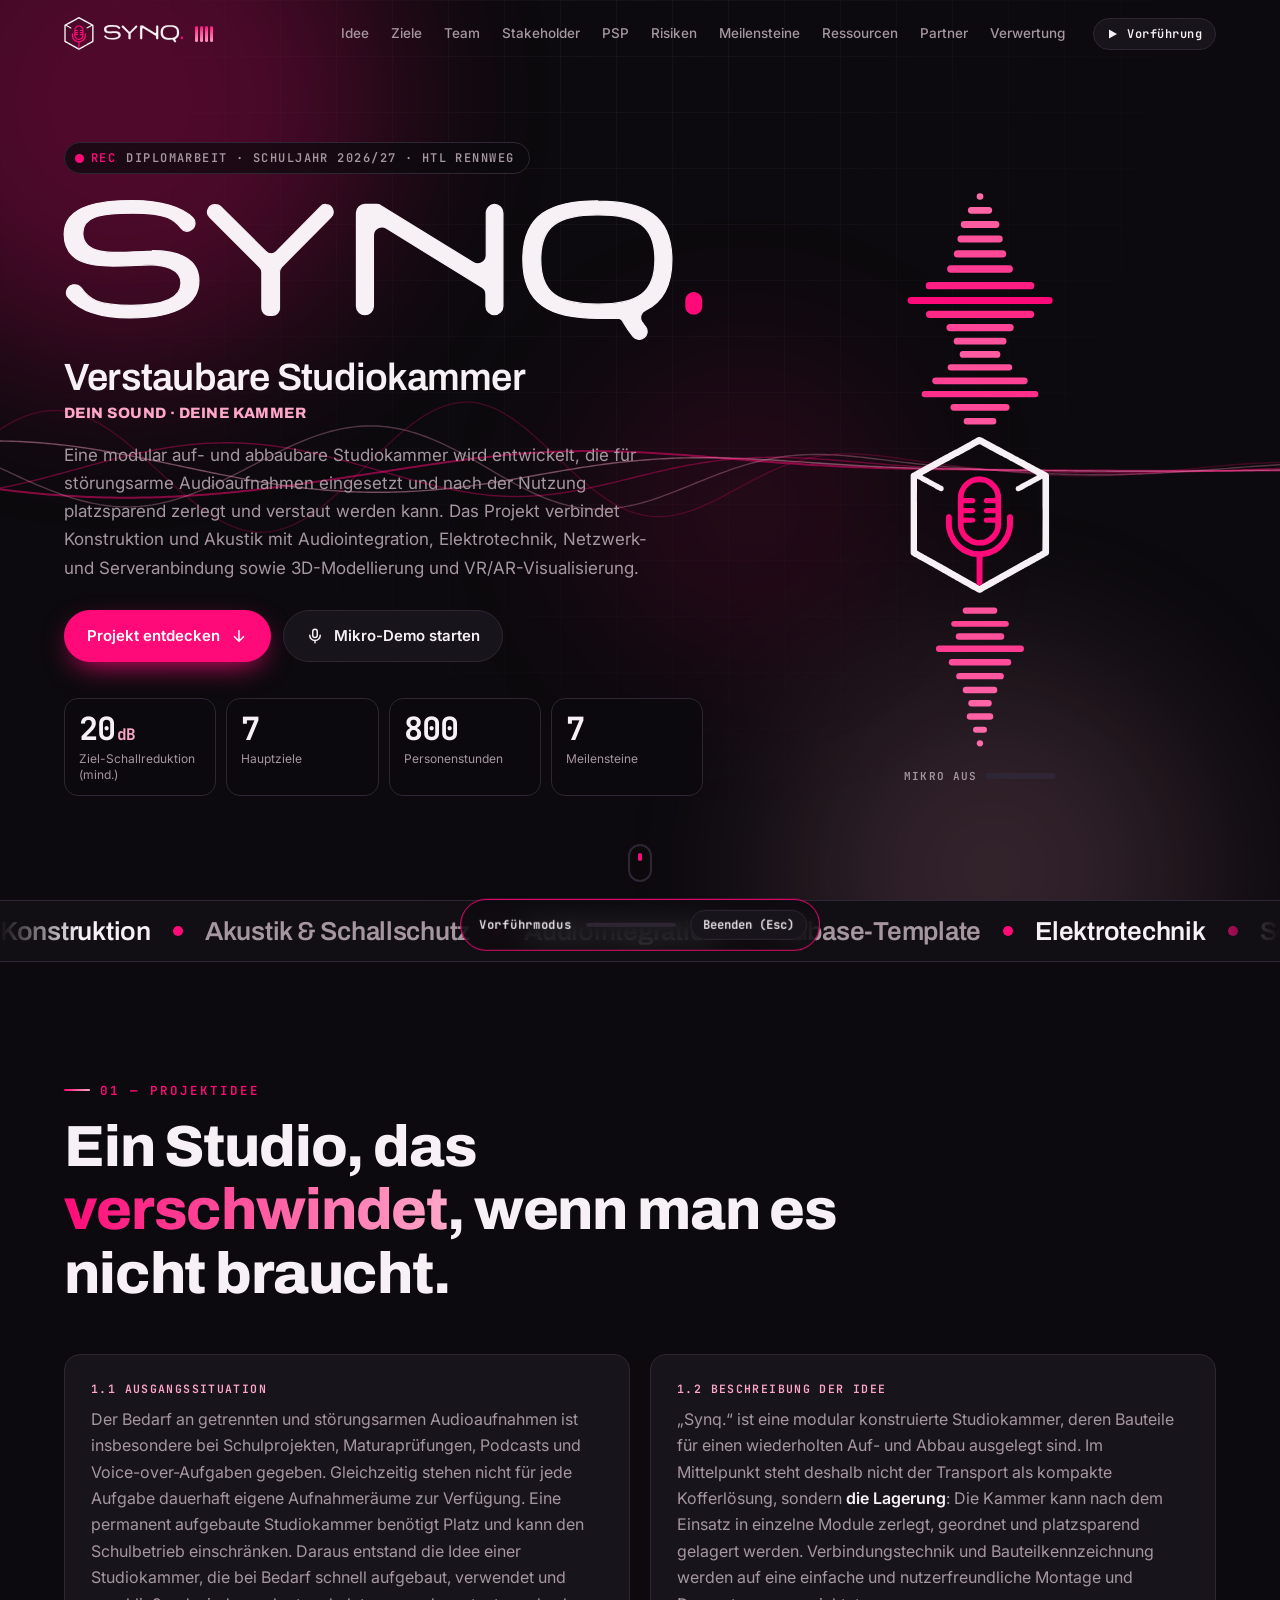
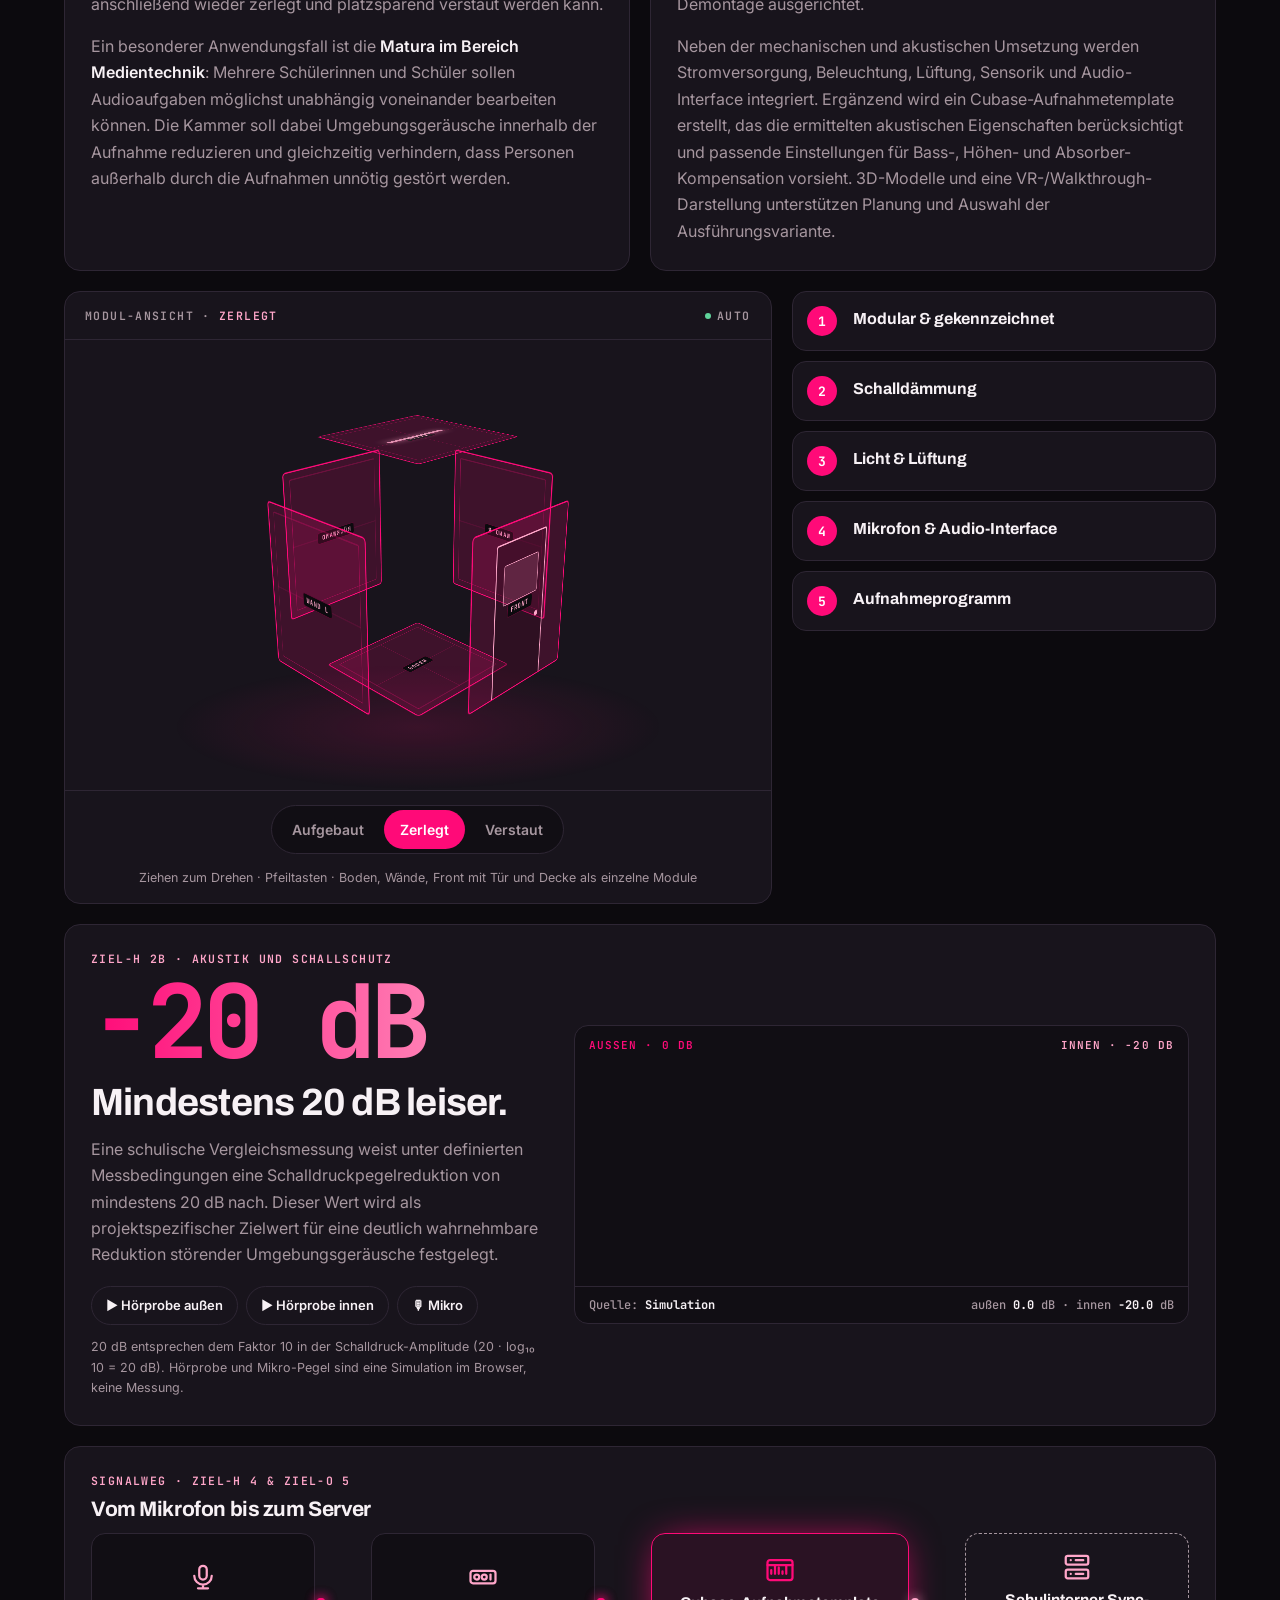
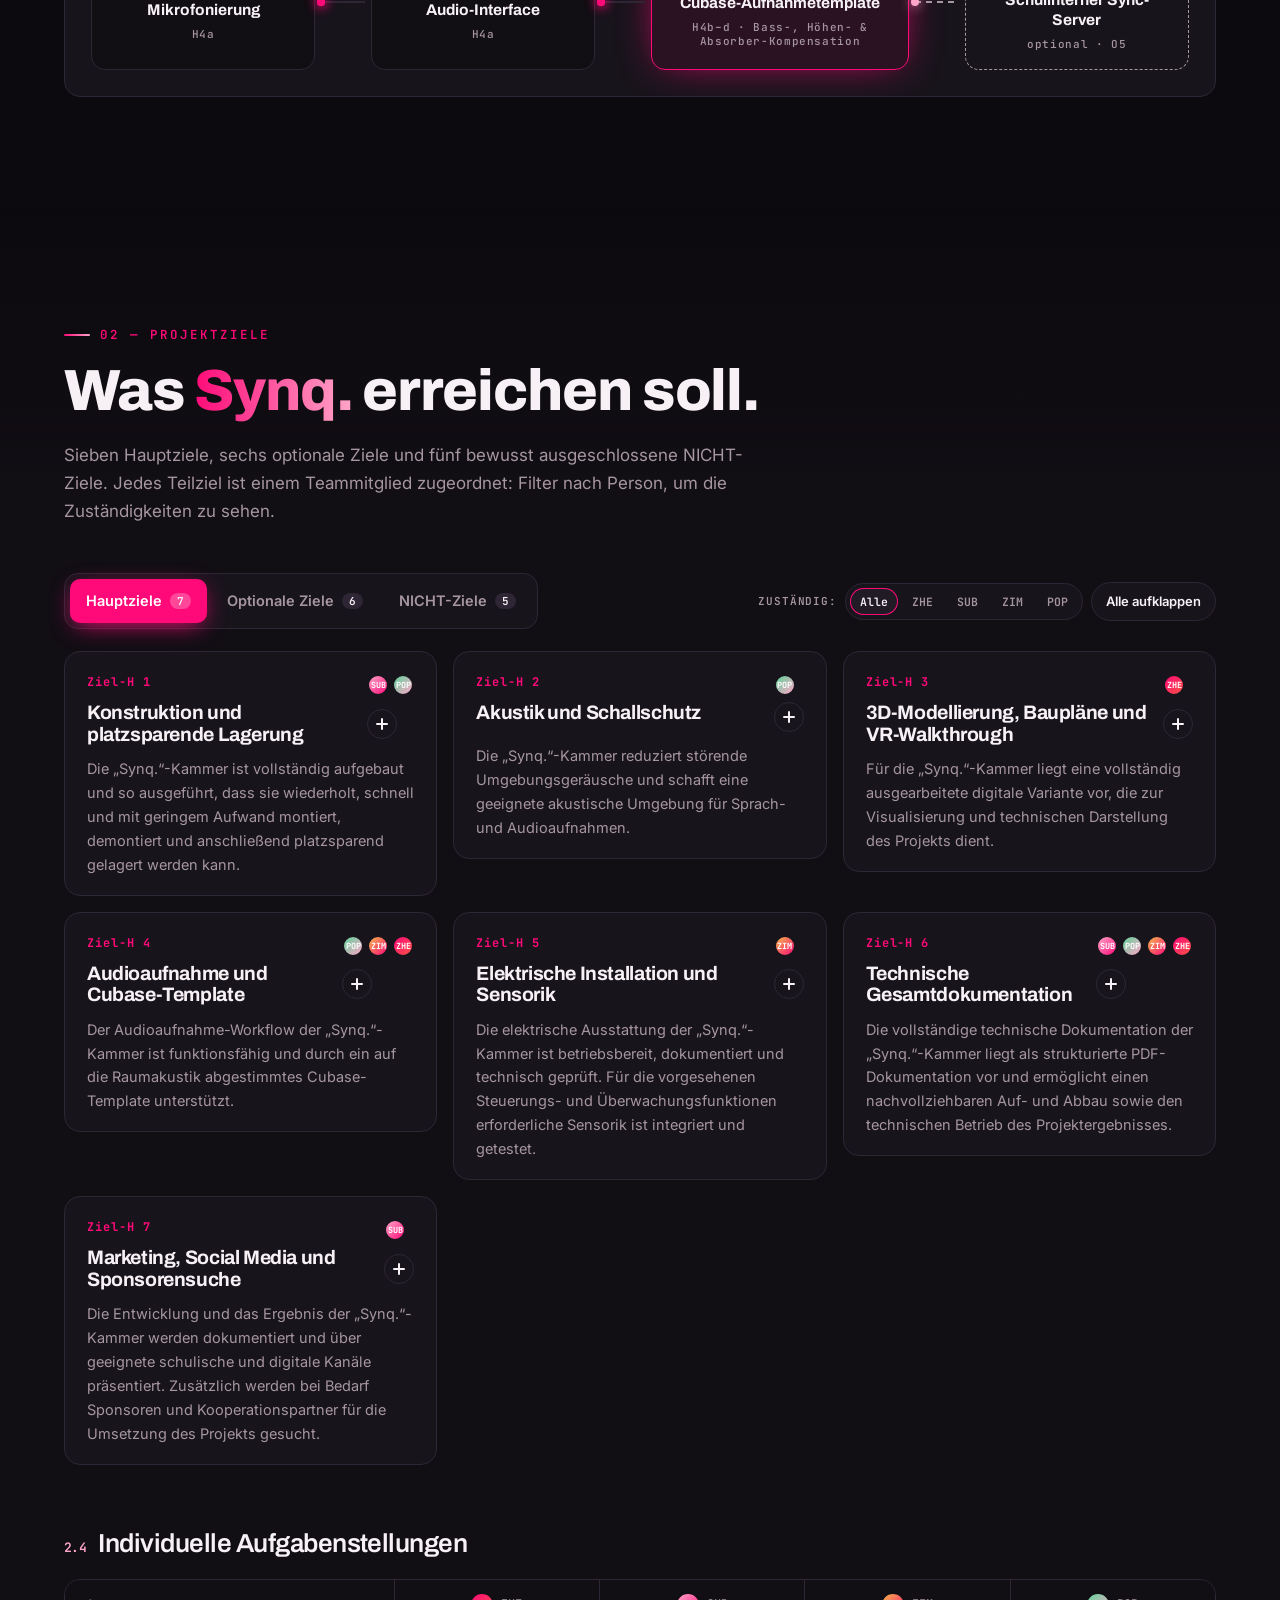
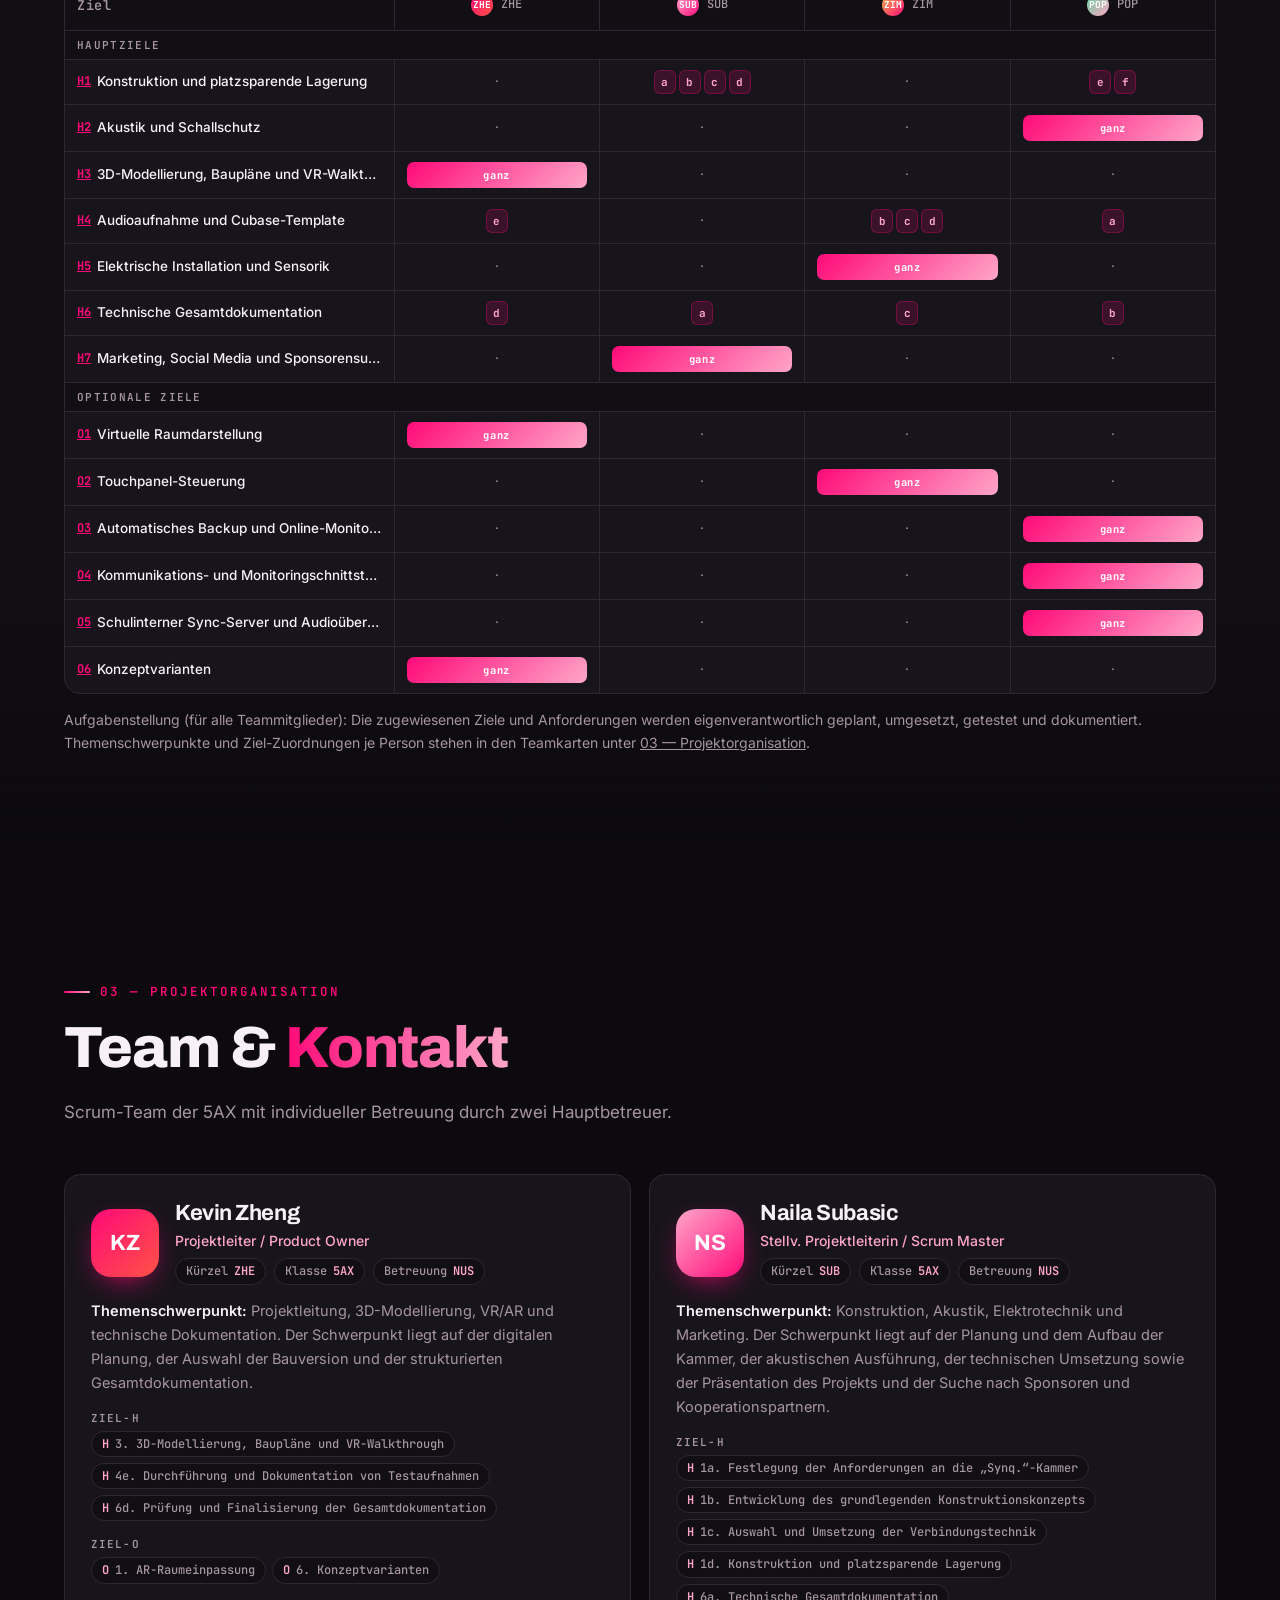
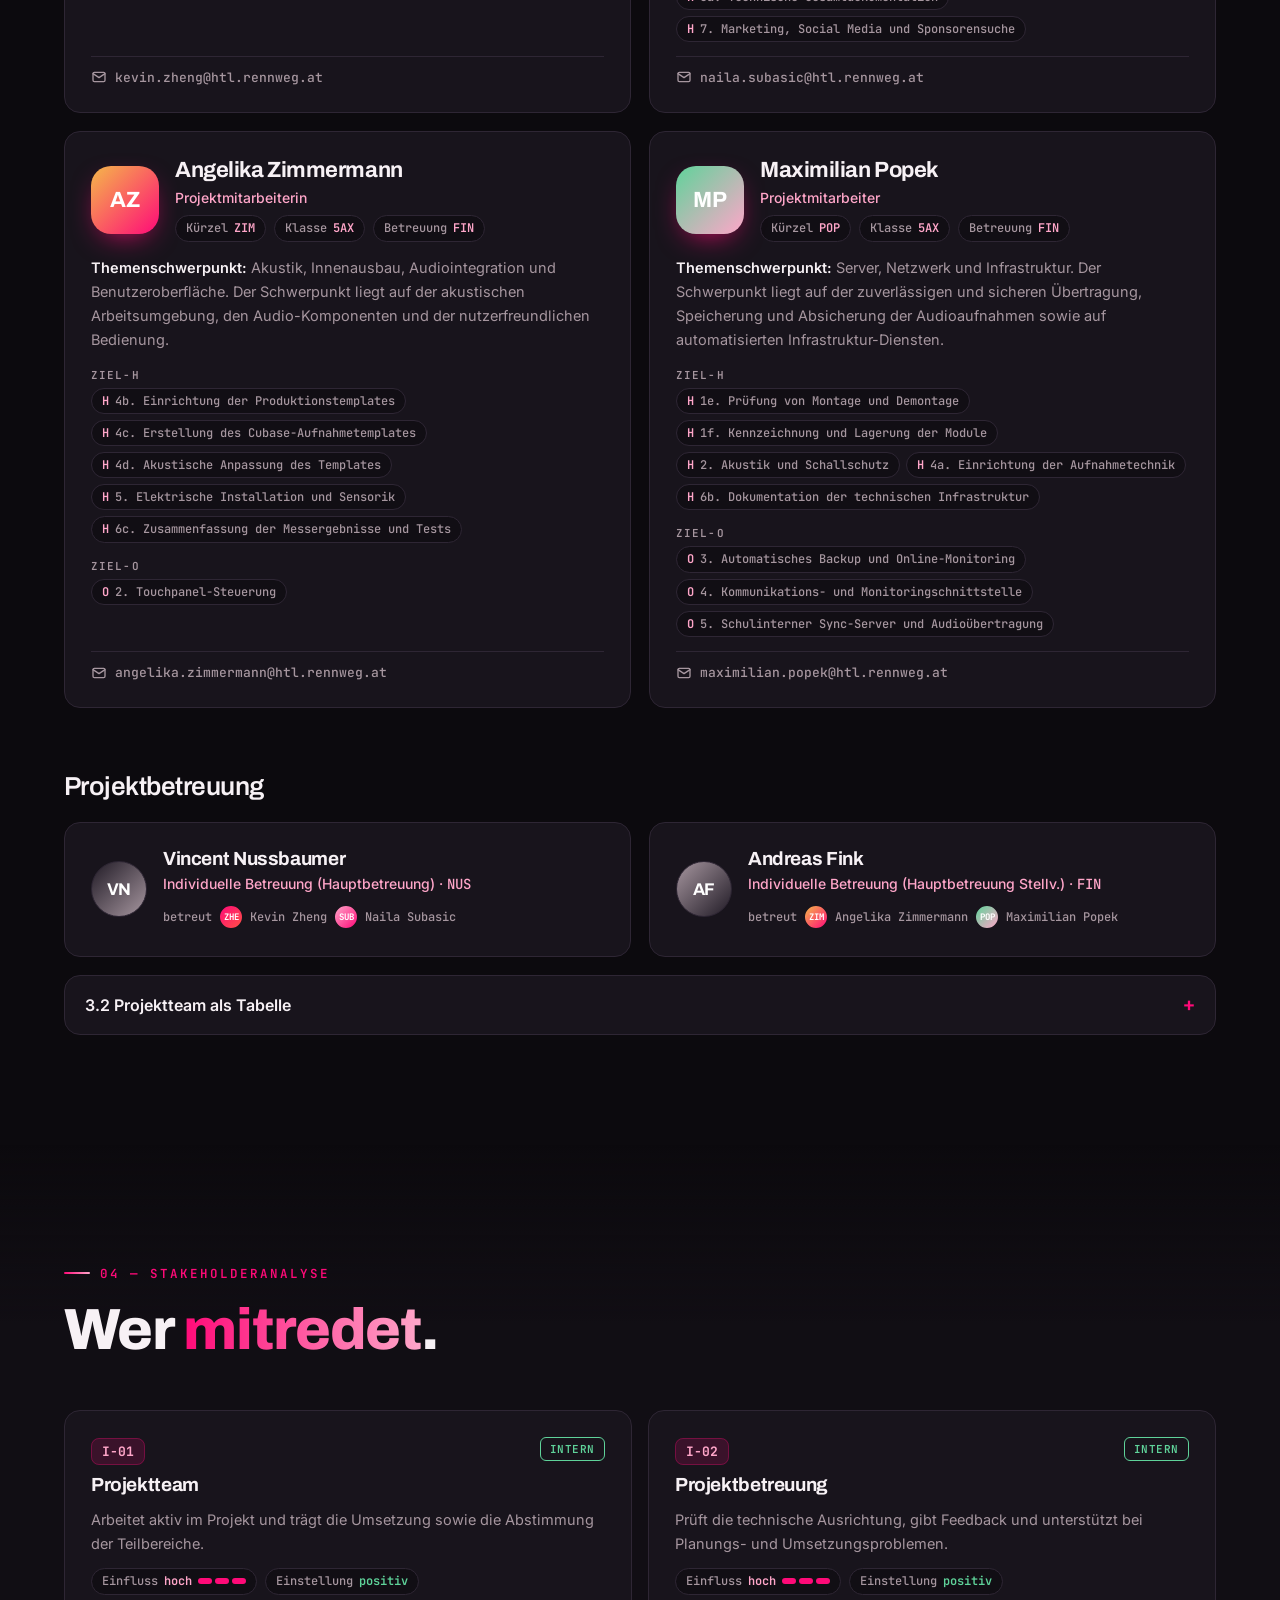
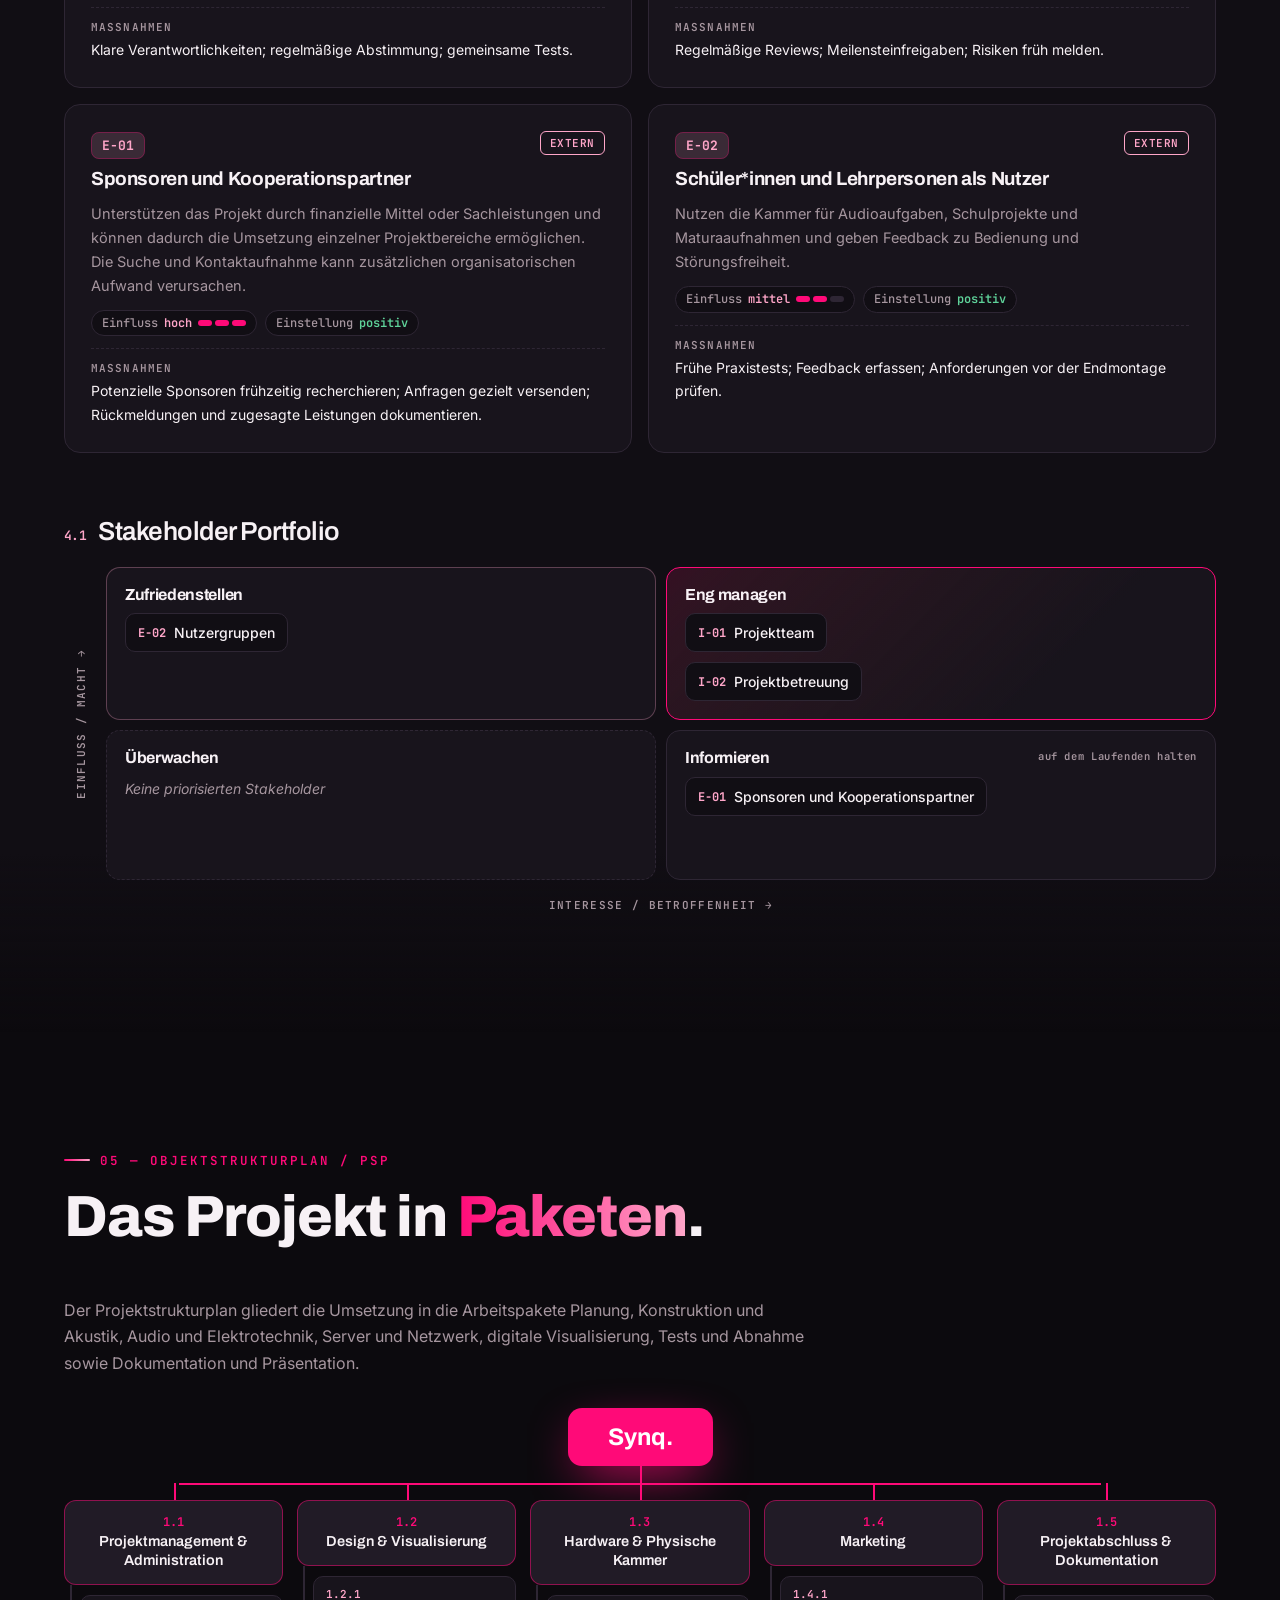
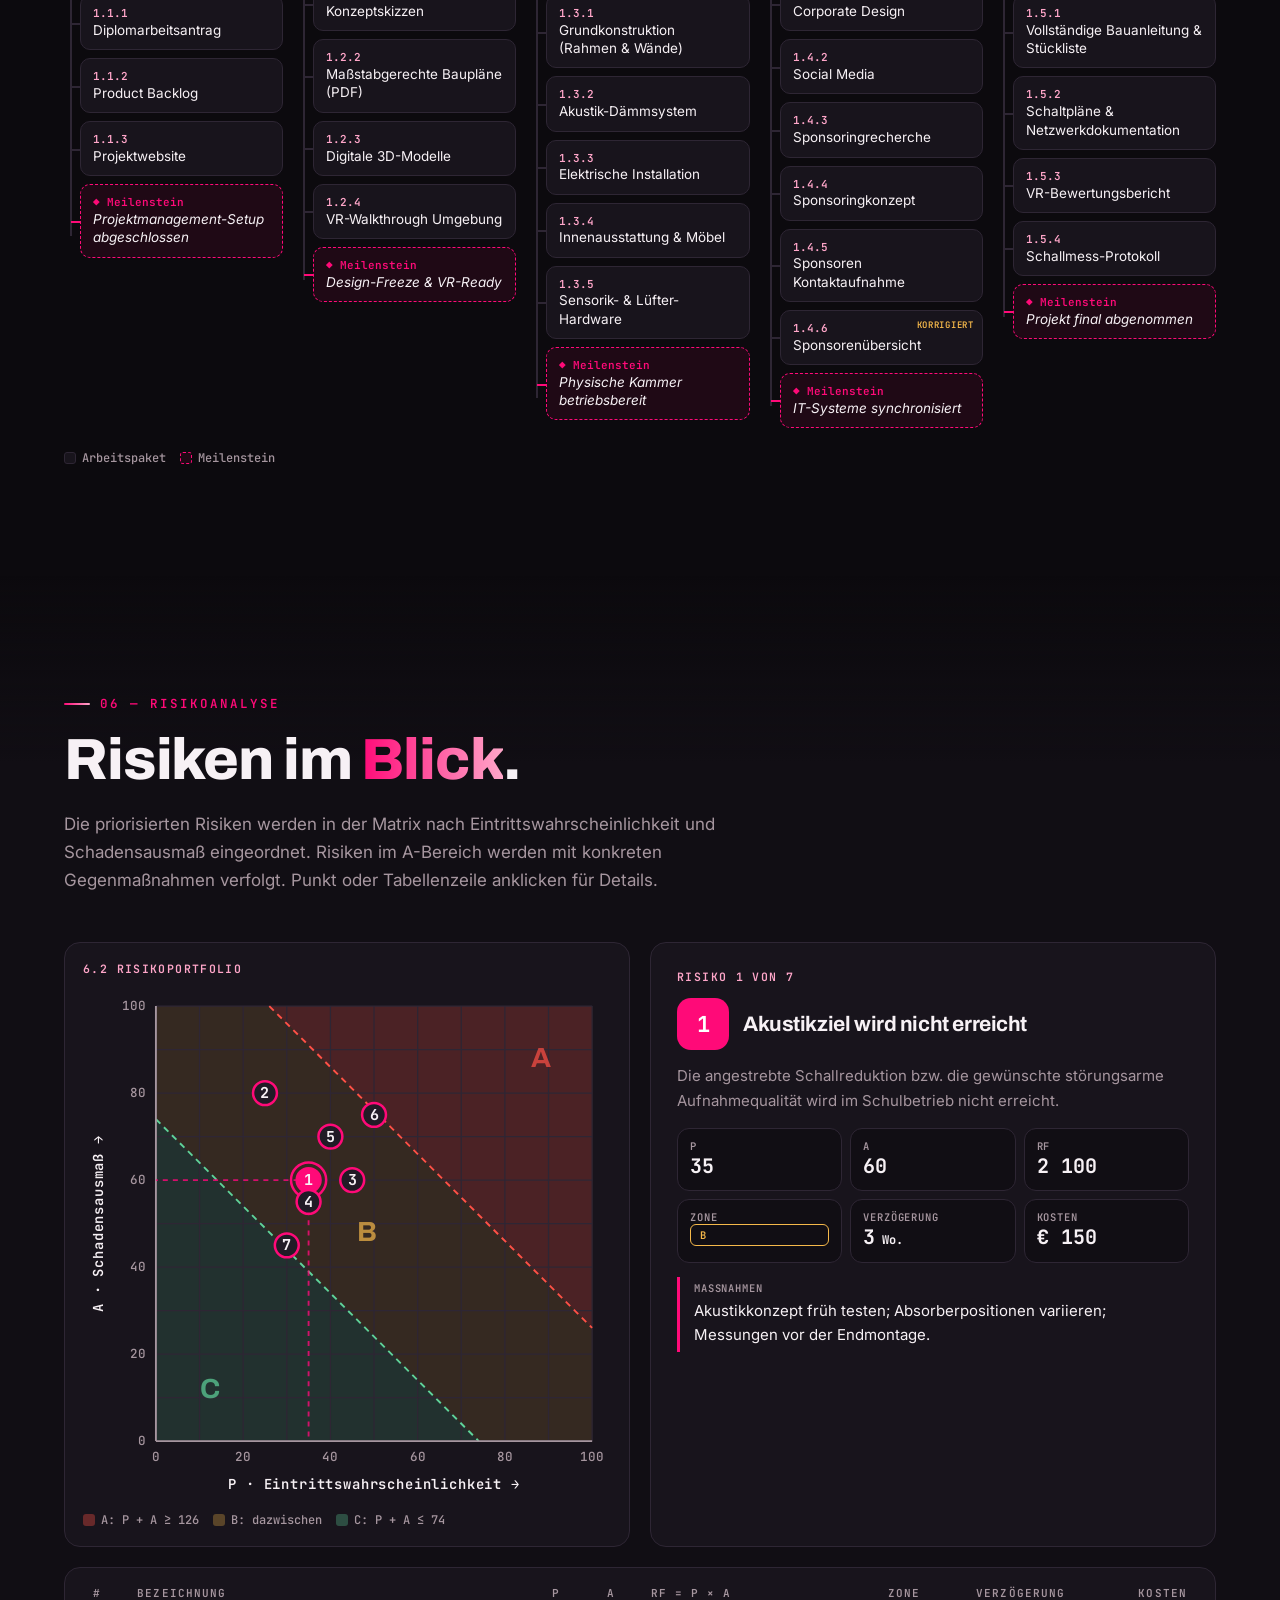
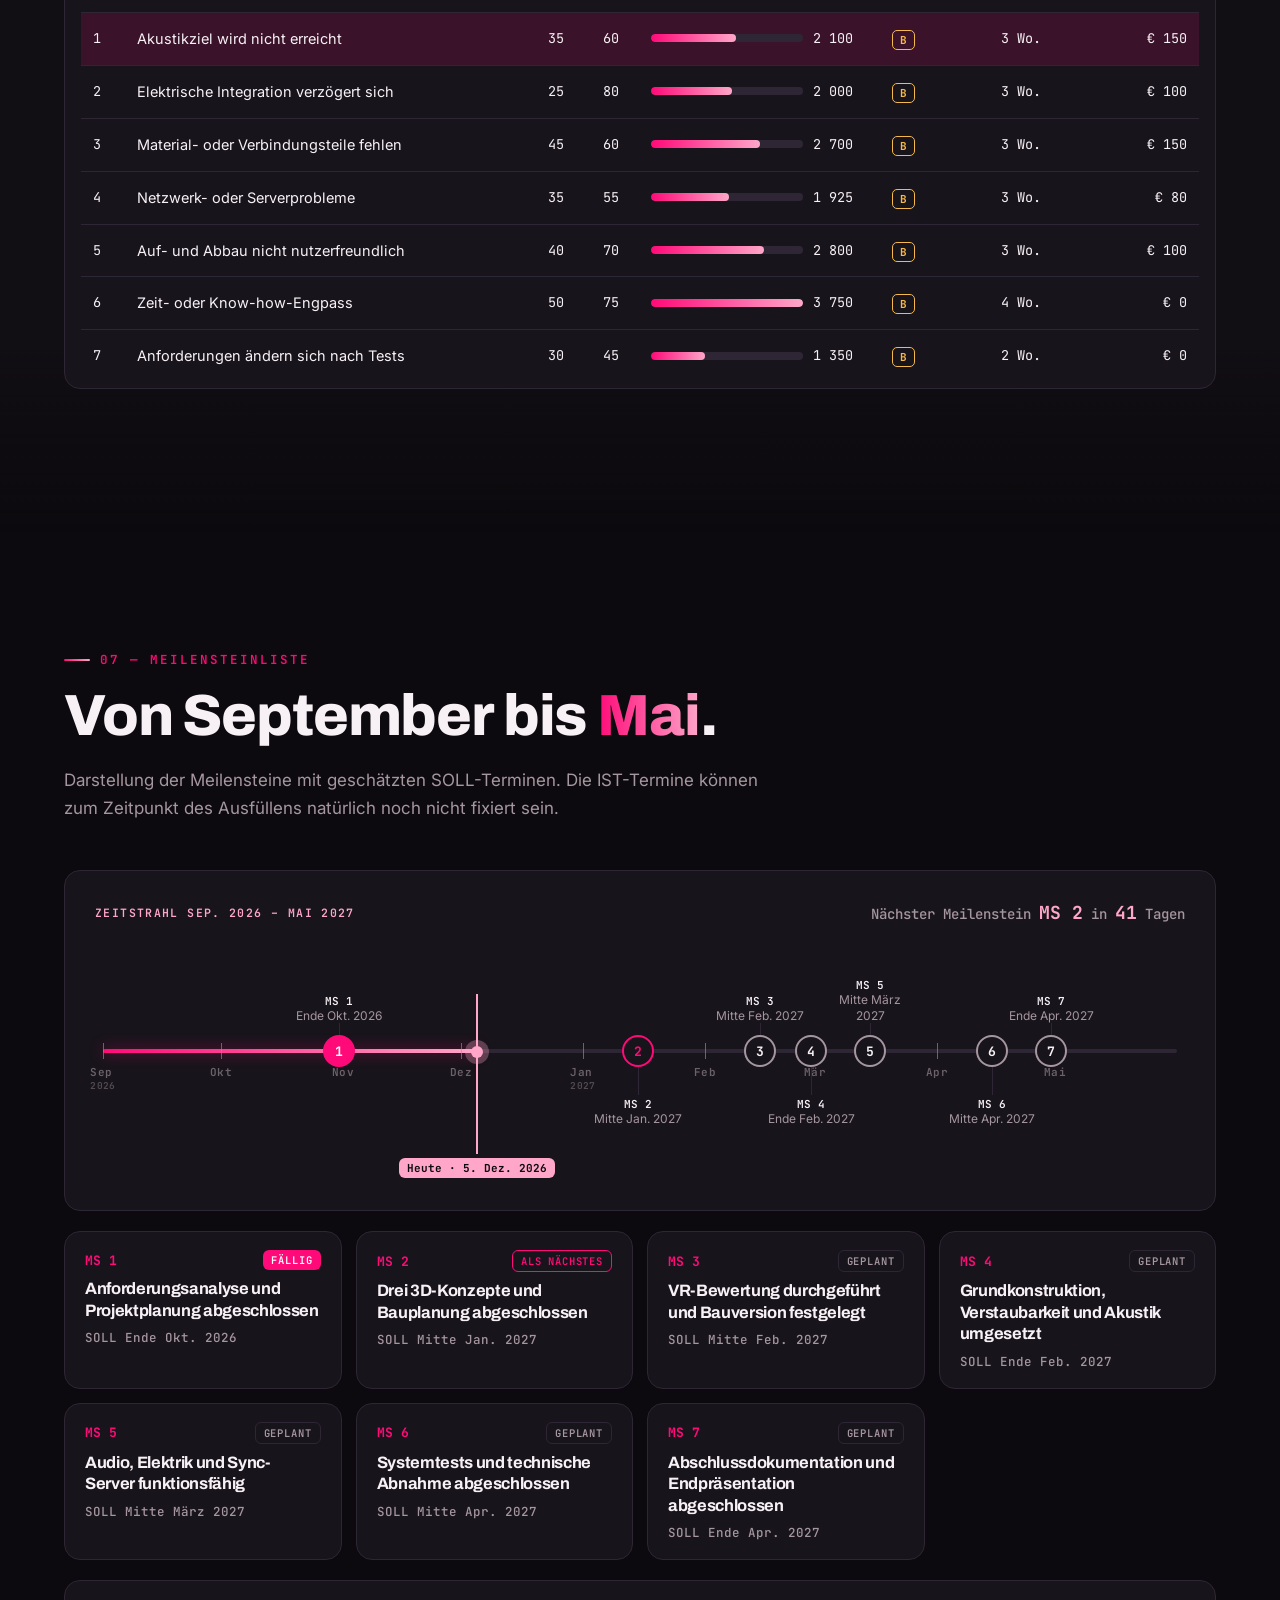
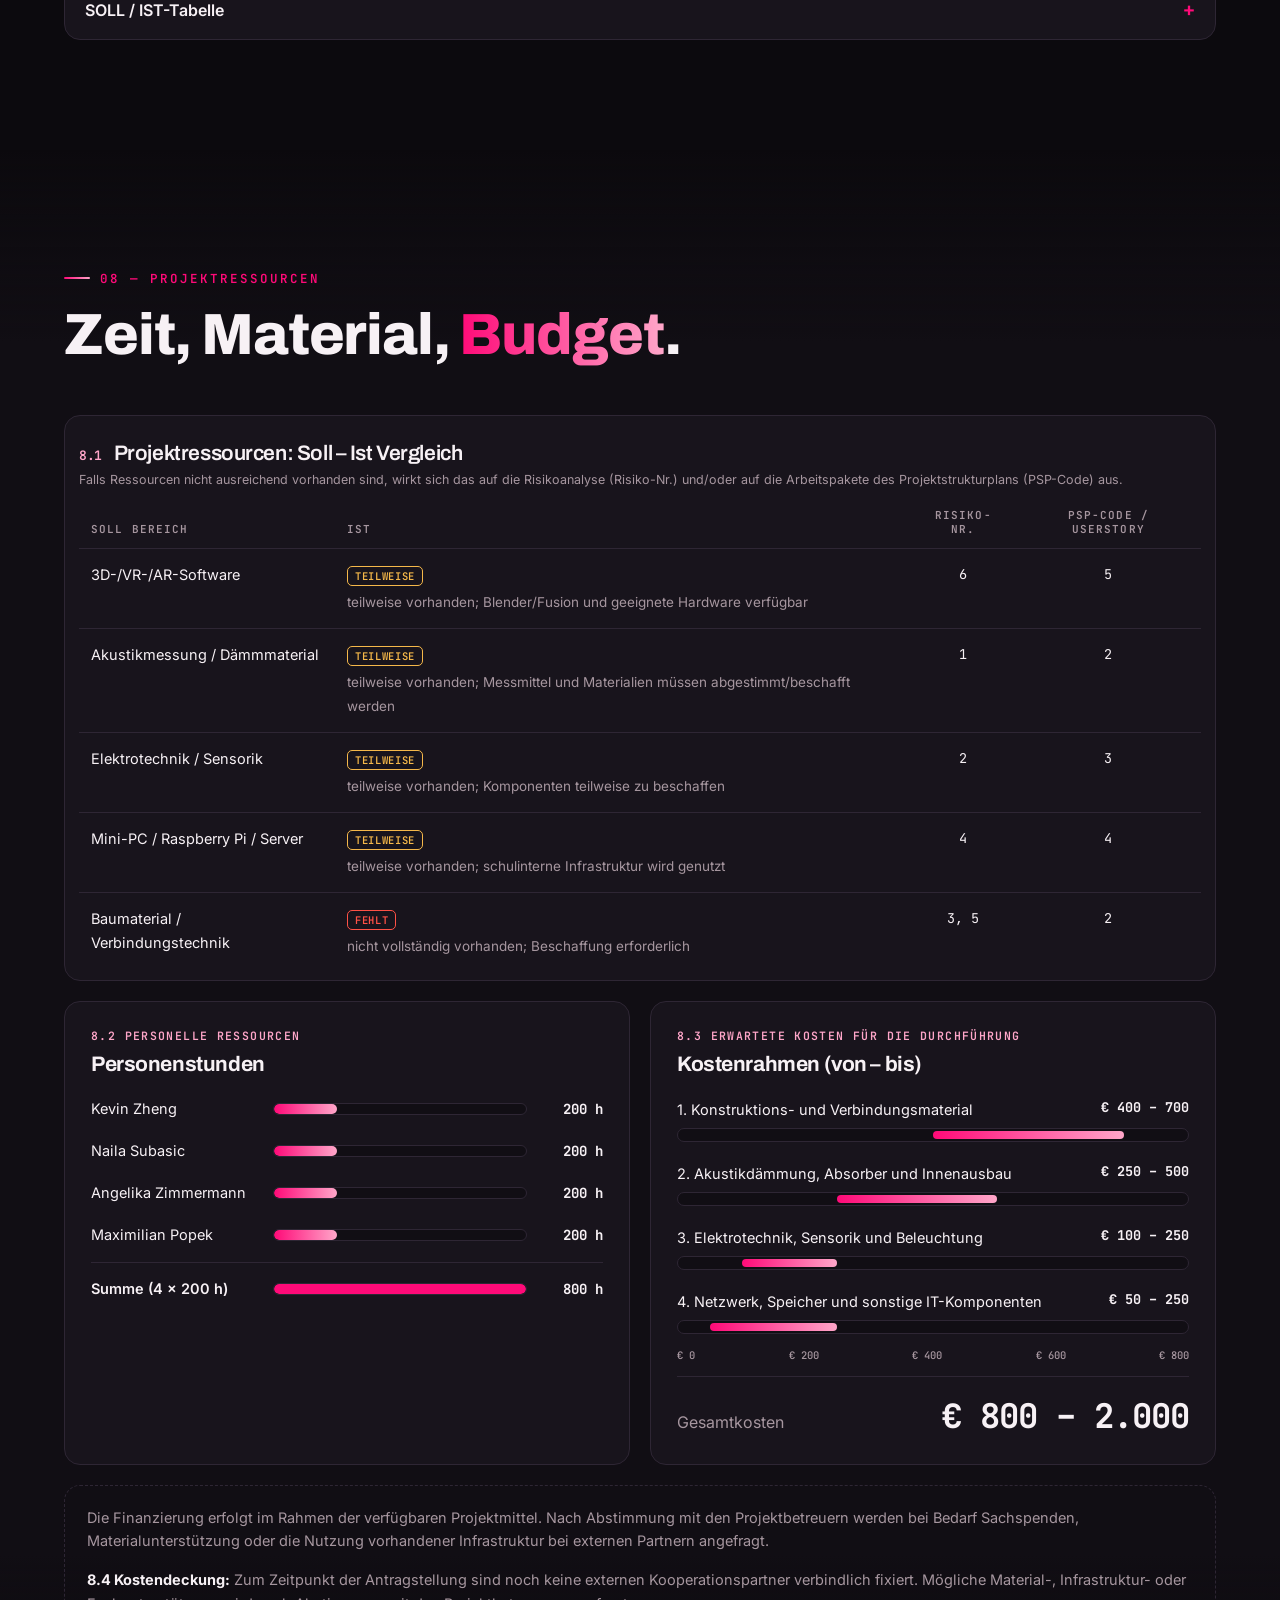
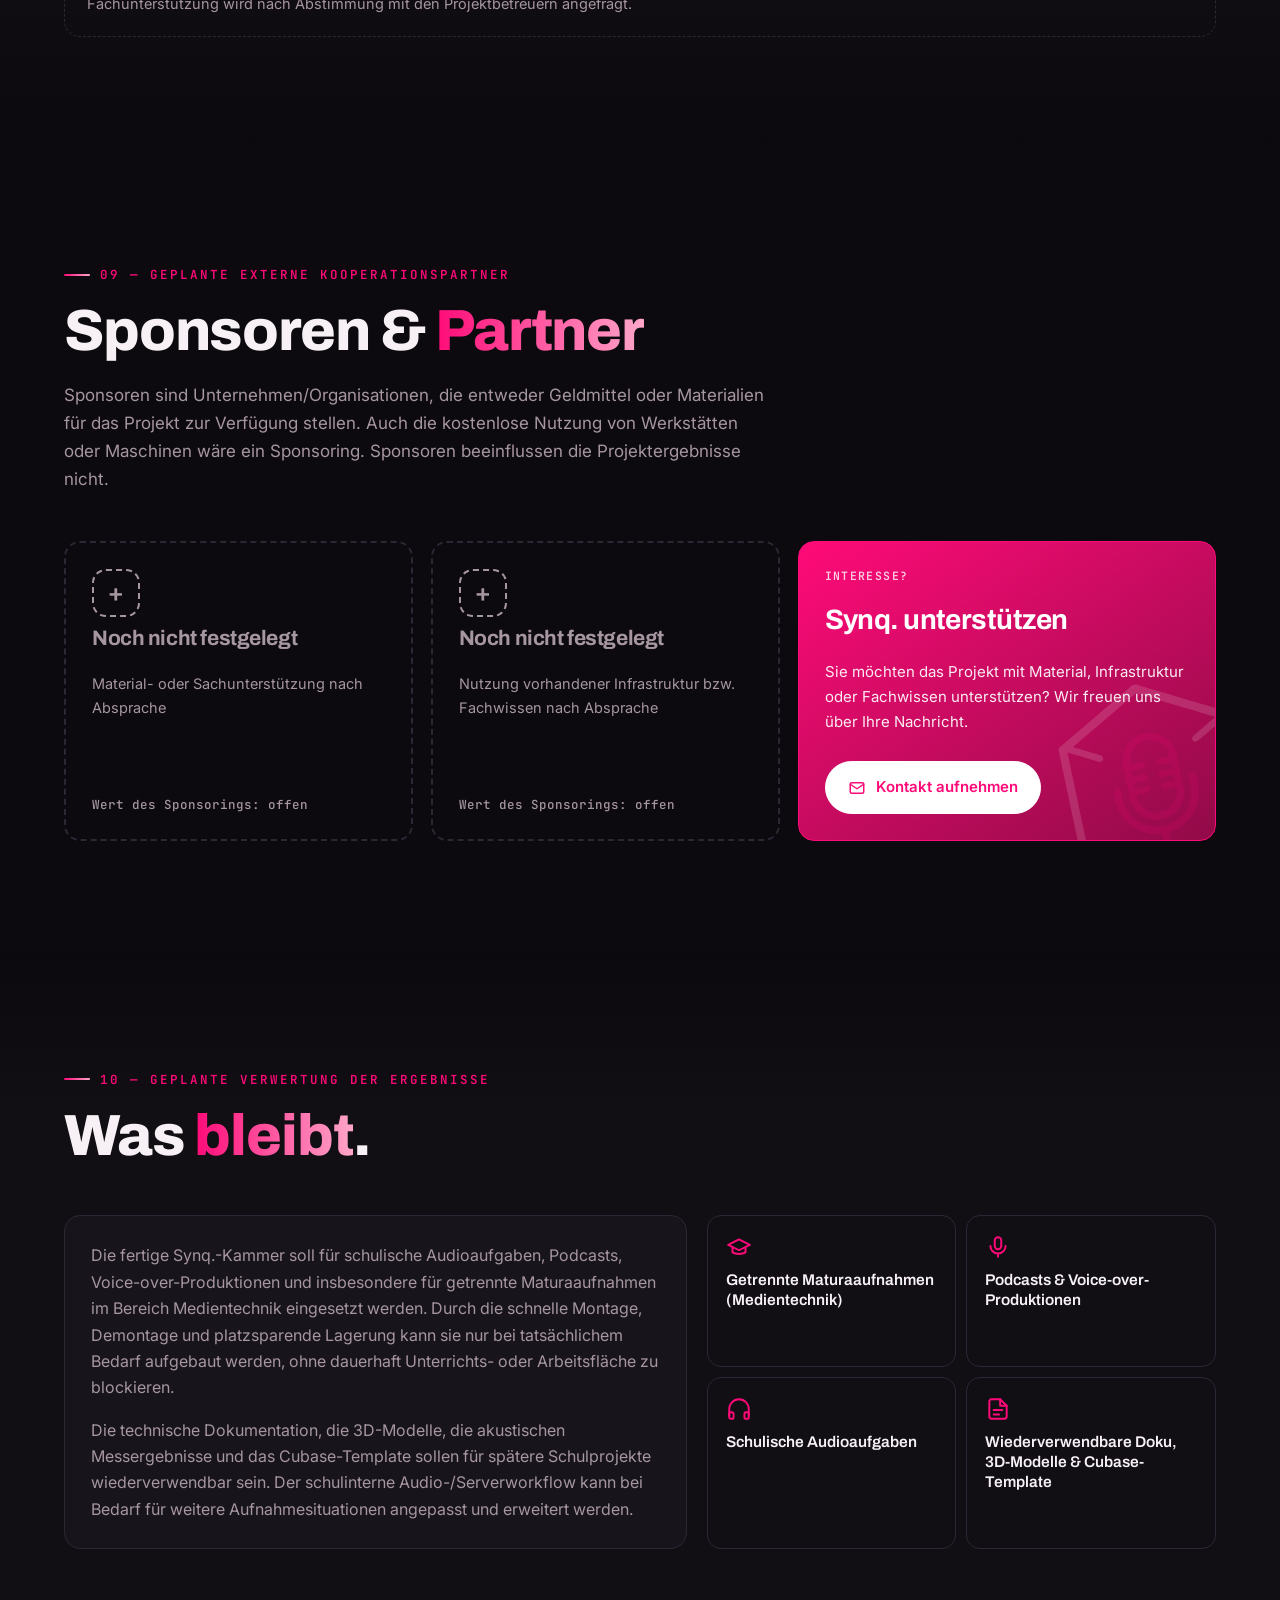
<file: index.html>
<!DOCTYPE html>
<html lang="de" class="no-js">
<head>
  <meta charset="UTF-8">
  <meta name="viewport" content="width=device-width, initial-scale=1.0">
  <title>Synq. – Verstaubare Studiokammer · Diplomarbeit HTL Rennweg 2026/27</title>
  <meta name="description" content="Eine modular auf- und abbaubare Studiokammer wird entwickelt, die für störungsarme Audioaufnahmen eingesetzt und nach der Nutzung platzsparend zerlegt und verstaut werden kann. Das Projekt verbindet Konstruktion und Akustik mit Audiointegration, Elektrotechnik, Netzwerk- und Serveranbindung sowie 3D-Modellierung und VR/AR-Visualisierung.">
  <meta name="author" content="Kevin Zheng, Naila Subasic, Angelika Zimmermann, Maximilian Popek">
  <meta name="theme-color" content="">
  <meta property="og:type" content="website">
  <meta property="og:locale" content="de_AT">
  <meta property="og:site_name" content="Synq.">
  <meta property="og:title" content="Synq. – Verstaubare Studiokammer">
  <meta property="og:description" content="Diplomarbeit 2026/27 an der HTL Rennweg (3R IT 27 06): eine modulare Studiokammer, die schnell aufgebaut und platzsparend verstaut werden kann.">
  <meta property="og:url" content="https://htl3r-2149.github.io/HTL3R_DA_SYNQ./">
  <meta name="twitter:card" content="summary">
  <meta name="twitter:title" content="Synq. – Verstaubare Studiokammer">
  <meta name="twitter:description" content="Diplomarbeit 2026/27 an der HTL Rennweg: modulare Studiokammer für störungsarme Audioaufnahmen.">
  <!-- Favicon (Equalizer-Balken) wird von script.js aus den Palettenfarben erzeugt -->
  <link rel="icon" id="favicon" href="data:,">
  <link rel="preconnect" href="https://fonts.googleapis.com">
  <link rel="preconnect" href="https://fonts.gstatic.com" crossorigin>
  <link href="https://fonts.googleapis.com/css2?family=Inter:wght@400;500;600;700&family=JetBrains+Mono:wght@500;600;700&family=Archivo:wdth,wght@125,500..800&display=swap" rel="stylesheet">
  <!-- Version bei jeder Änderung an style.css / script.js erhöhen, damit Browser neu laden -->
  <link rel="stylesheet" href="style.css?v=2026-11-10-1">
  <script>document.documentElement.classList.replace('no-js', 'js');</script>
</head>
<body id="top">

<!-- ===== Logo-Symbole: Vektorpfade 1:1 aus Plakat_DA_Synq_Kreativ_A1.pdf ===== -->
<svg width="0" height="0" style="position:absolute" aria-hidden="true" focusable="false">
  <defs>
    <symbol id="logo-hex" viewBox="0 0 442 497">
      <path fill="currentColor" d="M217 495.1C215.5 494.9 212.1 493.5 211 492.6C210.8 492.4 210.1 492 209.5 491.6C208.8 491.3 207.6 490.6 206.9 490.1C204.9 489 203 487.8 201.5 487C200.7 486.6 199.4 485.9 198.6 485.5C197.8 485 196.5 484.3 195.8 483.9C193.8 482.8 192.1 481.9 188.8 480C187.1 479.1 185.4 478.1 184.8 477.9C184.3 477.6 183.7 477.2 183.5 477.1C183 476.6 177.5 473.5 173.4 471.3C172.6 471 171.3 470.2 170.3 469.7C169.4 469.2 168.1 468.5 167.5 468.2C166.9 467.8 165.6 467.1 164.8 466.6C163.9 466.1 162.7 465.4 162.1 465C160.2 464.1 158.5 463.1 158.1 462.8C157.9 462.6 157.2 462.2 156.5 461.8C155.9 461.4 154.6 460.7 153.7 460.2C150.4 458.4 149.3 457.8 148 457.1C144.6 455.3 143.9 454.8 142.1 453.8C140.4 452.8 137 450.8 134.5 449.5C133.9 449.2 133.2 448.7 132.8 448.5C132.5 448.2 131.7 447.8 131.2 447.5C130.6 447.2 129.5 446.6 128.7 446.2C127.9 445.7 126.6 445 125.8 444.6C123.2 443.2 121.9 442.5 121.2 442C120.9 441.8 120.2 441.4 119.9 441.2C119.4 441 118.4 440.4 117.6 439.9C112.9 437.2 111.2 436.3 109.3 435.3C108.7 435 108.1 434.7 107.9 434.5C107.7 434.3 106.3 433.5 104.8 432.8C103.3 432 101.9 431.1 101.5 430.9C101.2 430.6 100.8 430.4 100.6 430.4C100.5 430.4 99.9 430.1 99.4 429.8C98.5 429.1 97.7 428.6 95 427.1C94.4 426.8 93.3 426.1 92.4 425.6C91.6 425.1 89.7 424 88.2 423.3C85.3 421.7 80.8 419.2 78.4 417.8C77.5 417.2 76.3 416.6 75.8 416.3C75.2 416 74.6 415.7 74.4 415.5C74.2 415.3 73.6 414.9 73 414.6C72.3 414.3 71.1 413.6 70.2 413.1C67.6 411.5 64.5 409.8 58.8 406.8C58 406.4 57.2 405.9 57 405.7C56.8 405.5 56.2 405.2 55.7 405C55.2 404.8 54.1 404.1 53.3 403.6C52.4 403.1 51.2 402.4 50.7 402.1C50.1 401.9 49.4 401.4 49.1 401.2C48.7 400.9 48 400.5 47.5 400.2C46.9 400 45.8 399.3 44.9 398.8C44 398.3 42 397.2 40.5 396.4C35.8 394 34.7 393.4 33.2 392.5C30.8 391 27.1 388.9 25.2 387.9C24.5 387.5 23.2 386.8 22.5 386.4C21.7 386 18.8 384.4 15.8 382.8C12.9 381.2 10.1 379.6 9.5 379.2C9 378.8 8.4 378.5 8.3 378.5C8 378.5 4.8 376.5 3.7 375.7C2.4 374.7 1.7 373.5 0.8 371L0.1 368.8L0.2 122.3L0.9 120.8C2.1 118.1 4.3 115.8 6.1 115.2C6.4 115.1 6.9 114.8 7.2 114.6C7.6 114.4 9.2 113.5 10.8 112.6C12.4 111.8 14.4 110.8 15.1 110.3C15.9 109.9 17.1 109.3 17.8 108.9C18.6 108.5 19.8 107.8 20.6 107.3C22.2 106.5 23.9 105.6 26.3 104.3C27.1 103.9 28.5 103.1 29.3 102.7C30.1 102.2 31.1 101.6 31.6 101.4C32.1 101.2 32.7 100.8 33.1 100.5C33.8 100.1 34.9 99.5 39.5 97C41 96.2 43 95.2 43.8 94.8C44.6 94.4 46.6 93.3 48.3 92.4C52.1 90.4 53.6 89.6 55.7 88.4C57.6 87.3 59.1 86.5 62.7 84.6C65.4 83.2 67.6 82 70.1 80.6C70.8 80.3 72.1 79.5 73 79C73.8 78.5 75.2 77.8 75.9 77.4C77.6 76.5 79.2 75.6 83.1 73.4C84.8 72.5 87.4 71 89 70.2C90.5 69.4 92.5 68.4 93.4 67.9C97.1 65.9 97.8 65.5 99.2 64.8C100 64.3 101.2 63.6 102 63.2C102.7 62.8 104.1 62.1 105 61.6C108.4 59.5 112.9 57.1 113.5 56.9C113.9 56.8 114.6 56.4 115.2 56C115.9 55.7 116.7 55.2 117.1 55C120.3 53.2 122.6 51.9 123.2 51.6C123.5 51.3 125.1 50.5 126.6 49.7C128.1 48.9 130 47.9 130.7 47.5C131.5 47.1 133.1 46.2 134.2 45.6C138.9 43.2 142 41.5 145.1 39.8C146.4 39.1 147.9 38.3 151.4 36.4C152.2 36 153.4 35.3 154.1 34.9C157.6 33 165.9 28.5 168.6 27.1C169.1 26.9 169.7 26.5 169.9 26.3C170.1 26.2 170.8 25.8 171.4 25.4C172 25.1 173.2 24.4 174.1 23.9C175 23.4 176.3 22.6 177.1 22.2C177.8 21.8 179.1 21.1 179.9 20.7C180.7 20.2 181.9 19.6 182.6 19.2C183.3 18.9 184.1 18.4 184.5 18.2C184.8 18 185.5 17.7 186.1 17.4C188.5 16.2 192.5 14 193.2 13.5C193.7 13.2 194.1 12.9 194.2 12.9C194.3 12.9 194.8 12.6 195.4 12.2C195.9 11.8 196.9 11.3 197.5 10.9C198.1 10.6 199.2 10 199.9 9.6C200.7 9.1 201.8 8.5 202.4 8.2C203 7.9 205 6.9 206.9 5.9C212.8 2.6 213.8 2.1 216.2 1.3C219.9 0.1 223.1 0.6 227.3 3.1C228.3 3.7 229.8 4.5 230.5 4.9C232.3 5.9 237.1 8.5 239.3 9.8C240.2 10.3 241.4 10.9 241.8 11.1C242.3 11.3 243 11.7 243.3 11.9C243.8 12.3 245.7 13.3 250.8 16C251.6 16.4 253.6 17.5 255.1 18.3C256.7 19.1 259.3 20.5 261 21.4C262.7 22.2 264.8 23.4 265.6 23.8C267.4 24.9 272.1 27.5 274 28.6C274.8 29 276.4 29.9 277.6 30.5C278.9 31.2 280.9 32.3 282.2 33C283.5 33.6 285.1 34.5 285.8 34.9C286.4 35.2 288.3 36.2 290 37C291.6 37.9 293 38.7 293.2 38.8C293.3 38.9 293.9 39.2 294.5 39.6C295.1 39.9 297 41 298.8 42C300.6 43 303.3 44.4 304.8 45.2C308.7 47.3 309.5 47.7 310.8 48.4C311.4 48.8 312.8 49.6 314 50.2C315.1 50.8 317.7 52.2 319.7 53.3C321.7 54.4 323.5 55.4 323.8 55.5C324 55.5 324.4 55.8 324.8 56C325.1 56.2 326.6 57 328 57.8C329.4 58.5 331.5 59.7 332.7 60.3C333.8 61 335.8 62 337.1 62.7C338.4 63.4 340.1 64.3 340.9 64.8C341.7 65.2 343 65.9 343.8 66.3C344.6 66.7 345.4 67.2 345.5 67.3C345.7 67.4 347 68.2 348.5 69C350 69.7 351.9 70.7 352.6 71.1C353.3 71.5 354.6 72.2 355.4 72.6C363.2 76.7 365 77.8 366.8 78.7C369.8 80.5 375.1 83.4 376.1 83.9C376.6 84.1 377.9 84.8 378.8 85.3C379.8 85.8 381 86.5 381.5 86.8C382.1 87 386 89.1 390.3 91.5C394.5 93.8 399.9 96.7 402.2 97.8C406.3 100 409.9 101.9 411.8 103C412.3 103.3 413.3 103.8 414 104.1C414.7 104.4 416.1 105.2 417.1 105.7C418.1 106.3 419.9 107.3 421 107.9C422.2 108.5 424.3 109.6 425.7 110.4C427.1 111.2 428.7 112 429.3 112.3C429.8 112.6 431 113.2 432 113.7C432.9 114.2 434.2 114.9 434.7 115.2C437.1 116.3 438.7 118.2 439.6 121L440.2 122.7L440.3 245.8L440.3 368.9L439.7 370.5C438.7 373.6 437.2 375.4 433.6 377.5C432.6 378.1 431.4 378.8 430.9 379.1C430.1 379.6 427.8 380.9 423.6 383.2C422.8 383.6 421.7 384.2 421 384.6C420.3 385 419.1 385.7 418.3 386.1C417.6 386.5 415.8 387.4 414.5 388.2C413.1 389 411.9 389.6 411.8 389.6C411.7 389.6 411.3 389.8 410.9 390.1C410.5 390.4 409.7 390.9 409.1 391.2C408.6 391.5 407.6 392 407 392.3C406.4 392.7 404.6 393.6 403.1 394.5C401.5 395.3 400.1 396.1 399.9 396.2C399.7 396.4 399 396.7 398.4 397C397.8 397.3 396.9 397.8 396.5 398.1C396.1 398.4 395.5 398.8 395.1 399C394.7 399.2 393.5 399.8 392.5 400.4C391.5 401 390.3 401.6 389.9 401.8C389.5 402 388.7 402.5 388.2 402.8C387.6 403.2 386.8 403.7 386.3 403.9C385.4 404.4 384.5 404.9 382.9 405.8C382.3 406.2 380.5 407.1 379.1 407.9C375.1 410 374.3 410.4 372.5 411.5C371.7 412 370.5 412.7 370.1 412.9C369.6 413.1 368.9 413.5 368.6 413.7C368.2 414 366.9 414.7 365.5 415.4C364.2 416.1 362.8 416.9 362.4 417.2C362 417.4 361.6 417.6 361.5 417.6C361.4 417.6 360.9 417.9 360.4 418.2C359.9 418.6 358.3 419.5 356.8 420.2C355.4 421 354 421.8 353.8 422C353.6 422.2 353.3 422.3 353.2 422.3C353 422.3 346.2 426 345.7 426.4C345.5 426.5 344.2 427.3 342.9 428C341.5 428.7 340.1 429.5 339.8 429.7C339.4 430 339 430.2 338.9 430.2C338.8 430.2 335.5 432 332.8 433.5C332 434 330.1 435 328.6 435.8C327.1 436.7 325.2 437.8 324.4 438.2C322.9 439.1 321.6 439.9 318.9 441.3C318.2 441.7 317.4 442.1 317.3 442.2C317.1 442.3 315.9 443 314.4 443.8C311.8 445.2 307.4 447.6 304.6 449.3C303 450.2 301.5 451 299.6 452.1C299 452.4 297.5 453.3 296.2 454C292.2 456.5 291.4 456.9 286.5 459.5C284.9 460.3 283.4 461.1 283.2 461.2C283.1 461.4 282.5 461.7 282 462C280.9 462.6 276.2 465.2 273.6 466.7C272.7 467.2 271.4 467.9 270.8 468.2C270.1 468.6 268.8 469.2 268 469.7C267.2 470.1 266 470.8 265.2 471.2C263.9 472 261.9 473.1 259.3 474.6C256.5 476.3 255.2 477 252.6 478.4C251.2 479.1 249.8 479.9 249.4 480.2C249.1 480.4 248.7 480.7 248.5 480.7C248.4 480.7 247.9 480.9 247.3 481.3C246.8 481.7 245.9 482.2 245.4 482.5C243 483.9 241.4 484.8 240.2 485.4C238.5 486.4 234 488.9 230.1 491.1C224.1 494.5 223.6 494.7 221.1 495.1C219.9 495.3 218.8 495.4 218.7 495.4C218.6 495.4 217.8 495.3 217 495.1M220.8 472.8C221 472.5 221.4 472.3 221.6 472.3C221.9 472.3 222.5 471.8 223.1 471.3C223.7 470.8 224.5 470.3 224.7 470.3C225 470.3 225.5 470.1 225.7 469.8C225.9 469.6 226.3 469.3 226.6 469.3C226.8 469.3 227.2 469.1 227.5 468.9C228.2 468.1 230.2 466.6 230.4 466.6C230.6 466.6 231.2 466.3 233.5 465C234.3 464.5 236.3 463.4 237.9 462.6C239.4 461.8 241 461 241.3 460.7C241.7 460.4 242.1 460.2 242.2 460.2C242.4 460.2 244.2 459.2 246.2 457.9C248 456.8 250.6 455.3 252.6 454.3C256.8 452 259.9 450.3 260.3 450C260.5 449.8 261.9 449 263.4 448.2C266.6 446.6 268.3 445.7 270.3 444.5C271.1 444 272.2 443.4 272.8 443.1C273.3 442.8 274.2 442.3 274.7 442C276.4 440.9 277.1 440.5 278.6 439.8C279.4 439.3 280.7 438.7 281.3 438.3C285.1 436.2 289.3 433.9 291.4 432.8C292.8 432.1 294.2 431.3 294.7 431C295.1 430.7 295.5 430.4 295.6 430.4C295.7 430.4 296.9 429.8 298.3 428.9C302.4 426.5 303.4 425.9 305.9 424.5C307.2 423.8 308.9 422.8 309.7 422.4C310.5 421.9 311.7 421.2 312.5 420.9C315.9 419.1 317.8 418 321.3 416.1C322.2 415.5 323.4 414.8 324 414.5C324.6 414.2 325.8 413.5 326.6 413.1C327.4 412.6 328.7 411.9 329.5 411.5C330.2 411.1 332.2 410 333.9 409.1C335.6 408.1 338.8 406.4 341 405.1C343.1 403.9 345.2 402.7 345.6 402.4C346 402.1 346.4 401.9 346.5 401.9C346.6 401.9 347.8 401.2 349.1 400.4C350.4 399.6 353.2 398.1 355.3 397C357.4 395.9 360.5 394.3 362.1 393.3C363.8 392.4 365.8 391.3 366.6 390.9C367.9 390.1 368.5 389.8 371.7 388.1C372.5 387.6 373.3 387.1 373.5 387C373.7 386.8 375.2 386 376.7 385.2C380.3 383.3 381.5 382.7 385.2 380.6C389.9 377.9 390.5 377.6 392.1 376.8C393.8 375.9 395.4 375 399.2 372.8C400.7 372 402.7 370.9 403.6 370.4C408 368.1 409.7 367.1 410.7 366.5C411.2 366.2 412.5 365.5 413.7 364.8C414.9 364.2 416.3 363.5 416.8 363.2C417.3 362.8 417.9 362.5 418.2 362.3C418.5 362.2 418.9 361.7 419.1 361.2C419.8 360 419.8 134.9 419.1 134.2C418.6 133.7 418.1 133.7 416.8 134.4C416.2 134.7 414.5 135.6 413 136.4C411.5 137.2 410.2 137.9 410 138.1C409.8 138.3 408 139.2 406 140.3C404.1 141.3 402.2 142.3 402 142.5C401.5 142.8 400.1 143.5 396.9 145.2C396.2 145.6 395.3 146 394.9 146.2C394.6 146.4 393.2 147.2 391.9 147.9C390.6 148.6 388.9 149.5 388.1 150C386.2 151 384.1 152.2 382.5 153.1C381.8 153.5 379.3 154.8 377 156C374.8 157.1 372.6 158.2 372.2 158.5C371.8 158.8 371 159.2 370.5 159.5C369.9 159.8 368.8 160.4 368 160.9C366.5 161.7 364.4 162.8 362 164.1C359.6 165.4 358.6 165.9 357.8 166.5C356.6 167.1 355 168 349.3 170.8C345 172.9 344.5 173 342.9 173.1C338.3 173.4 334.1 169.6 334.1 165.2C334.1 163.4 335.2 160.7 336.4 159.3C337.5 158.2 337.9 158 342.5 155.5C343.9 154.8 345.3 154 345.5 153.9C345.7 153.7 346.9 153 348.3 152.3C349.6 151.6 351 150.8 351.4 150.5C351.8 150.3 352.1 150 352.2 150C352.4 150 363.4 144.2 365.3 143.1C365.5 142.9 366.9 142.2 368.2 141.5C369.6 140.8 371.2 139.9 371.9 139.5C372.6 139.1 373.2 138.7 373.4 138.7C373.5 138.7 373.9 138.5 374.3 138.2C374.8 137.9 375.5 137.4 376.1 137.1C376.6 136.8 377.8 136.2 378.6 135.8C380.2 134.9 381.3 134.3 386 131.8C387.6 131 389.6 129.9 390.5 129.4C391.4 128.9 392.7 128.2 393.5 127.8C394.2 127.5 395.5 126.7 396.4 126.2C397.3 125.6 398.5 124.9 399.1 124.7C401.7 123.5 402.2 122.2 400.5 121.5C400 121.3 398.8 120.6 397.9 120C397 119.5 395.8 118.8 395.2 118.4C394.6 118.1 393.3 117.5 392.4 117C388.6 115 387.6 114.4 385.2 113.1C383.9 112.4 382.5 111.6 382.1 111.4C381.8 111.2 380.3 110.3 378.9 109.5C377.4 108.7 375.6 107.7 374.8 107.3C374 106.9 372.8 106.2 372.2 105.9C371.5 105.6 370.1 104.8 369.1 104.3C368.1 103.7 366 102.5 364.4 101.7C360.3 99.5 359 98.8 357.4 97.9C355 96.6 349.5 93.6 345.8 91.7C343 90.2 341.5 89.4 339.9 88.5C339.1 88.1 337.8 87.4 337.1 86.9C334.5 85.5 332.8 84.6 331.3 83.7C330.5 83.2 328.6 82.2 327.1 81.5C324 79.9 321.6 78.6 319.6 77.5C318.9 77.1 317.6 76.4 316.9 76C316.2 75.6 314.1 74.5 312.4 73.5C309 71.6 305.5 69.8 300.6 67.2C297.7 65.7 295.7 64.6 293 63C292.1 62.5 290.4 61.5 289.1 60.9C287.8 60.2 286.6 59.5 286.5 59.4C286.3 59.3 284.6 58.4 277.4 54.6C273.5 52.7 272 51.9 270.2 50.8C267 48.8 260.5 45.2 254.1 41.9C251.1 40.4 249.8 39.7 246.9 38C246.1 37.6 244.8 37 244.2 36.6C243.5 36.3 242.8 35.9 242.6 35.7C242.4 35.5 241 34.8 239.5 34C238 33.2 236.1 32.2 235.3 31.7C234.5 31.3 233.2 30.6 232.3 30.2C231.5 29.8 230.2 29 229.3 28.5C228.4 28 227.1 27.3 226.3 26.9C225.6 26.5 223.9 25.7 222.6 25C219.6 23.3 219.4 23.4 214.6 26C212.6 27.1 210 28.5 208.9 29.1C207.8 29.7 205.9 30.7 204.7 31.3C202.3 32.6 200 33.8 198 34.9C197.3 35.3 196 36 195.2 36.5C193.1 37.7 191.6 38.5 186.9 41.1C186 41.6 184.5 42.4 183.5 42.9C182.6 43.4 181.3 44.1 180.5 44.5C178.5 45.5 177 46.4 170.6 49.9C167.5 51.7 165.4 52.8 161.3 55C160 55.6 157.7 56.9 156 57.9C154.4 58.8 152.5 59.9 151.8 60.2C151.1 60.6 149.9 61.3 149.1 61.7C146.4 63.2 144.7 64.1 141.8 65.6C136.7 68.3 136.2 68.6 131.8 71C127.2 73.5 126.1 74.1 125.3 74.5C124.7 74.8 123.5 75.4 122.6 76C121.6 76.5 120.4 77.1 120 77.3C119.5 77.5 118.8 77.9 118.5 78.2C118 78.5 115.7 79.8 111.1 82.2C110.4 82.5 109.1 83.3 108.3 83.8C106.4 84.9 98.3 89.3 96.7 90.1C96 90.5 94.7 91.2 93.8 91.7C92.8 92.2 91.8 92.8 91.4 92.9C90.5 93.3 89 94.1 83.8 97C80.4 98.9 79.2 99.6 75 101.8C73.4 102.7 71.4 103.8 70.5 104.2C69.6 104.7 68.2 105.4 67.4 105.9C66.6 106.3 64.9 107.2 63.6 107.9C62.3 108.6 60.7 109.5 60 109.9C59.4 110.3 58.7 110.7 58.6 110.7C58.5 110.7 58.2 110.8 57.9 111C57.7 111.2 56.9 111.8 56.1 112.2C55.3 112.6 53.9 113.3 53.1 113.7C52.3 114.2 49.8 115.5 47.5 116.7C45.2 117.8 43.1 119 42.7 119.2C42.4 119.5 41.2 120.2 40.2 120.8C39.2 121.3 38.4 122 38.3 122.2C38.1 122.7 39.1 123.6 41 124.6C43 125.6 44.4 126.3 48.6 128.6C51.2 130 52.6 130.7 55.6 132.3C56.3 132.7 57.5 133.4 58.3 133.8C59.1 134.2 60 134.8 60.1 134.9C60.4 135.1 61.7 135.9 63.2 136.6C64.7 137.4 66.6 138.4 67.4 138.8C68.2 139.3 70.3 140.3 72 141.2C73.7 142.1 75.5 143.1 76.1 143.5C76.8 143.8 78.1 144.5 79.1 145.1C80.1 145.7 81.5 146.5 82.2 146.9C84.8 148.3 86.3 149.1 87.5 149.8C89 150.6 91.5 151.9 93.6 153C94.4 153.5 95.6 154.2 96.5 154.6C97.3 155.1 98.4 155.7 99 156C104 158.5 105.4 160.2 105.6 164.3C105.9 169 102.9 172.7 98.3 173.1C96.9 173.2 93.8 172.4 92.5 171.5C92.1 171.4 90.5 170.5 88.8 169.6C84.3 167.2 81.6 165.7 78.9 164.1C78 163.5 76.6 162.8 75.9 162.4C72 160.4 69.1 158.8 68.5 158.4C68.2 158.1 67.9 157.9 67.7 157.9C67.6 157.9 65.8 157 63.6 155.8C57.5 152.4 57.1 152.2 56 151.6C55.4 151.3 54.8 150.9 54.6 150.8C54.5 150.7 53 149.9 51.4 149C49.8 148.2 47.8 147.2 47 146.7C46.2 146.3 44.3 145.3 42.8 144.5C39.9 143 38.5 142.3 33.9 139.7C28.9 136.9 28.5 136.6 28.1 136.3C27.3 135.7 22.5 133.3 21.9 133.3C21.6 133.3 21.2 133.5 21.2 133.7C20.8 134.5 21 360.9 21.3 361.4C21.7 362.2 24 363.6 30.5 367C31 367.3 32 367.8 32.6 368.2C33.2 368.5 34.7 369.4 35.9 370C37.1 370.7 38.8 371.6 39.7 372C40.6 372.5 41.8 373.1 42.3 373.4C42.8 373.7 43.6 374.1 43.9 374.4C44.2 374.6 44.9 375 45.5 375.3C46 375.6 47.3 376.3 48.3 376.9C49.4 377.5 50.4 378.1 50.8 378.2C51.1 378.4 51.6 378.7 52 379C52.4 379.2 53.2 379.7 53.8 380.1C54.5 380.4 55.5 381 56.1 381.3C56.8 381.7 57.6 382.2 58 382.5C58.3 382.7 58.7 382.9 58.8 382.9C58.9 382.9 64.1 385.7 67.7 387.8C70.2 389.2 72.8 390.6 76.3 392.5C77 392.9 78.2 393.6 79.1 394.1C80.9 395.2 82.3 396 84.1 397C84.8 397.3 86.2 398.1 87.2 398.7C88.2 399.3 89.6 400 90.2 400.3C90.8 400.7 92 401.4 92.9 401.9C93.8 402.4 95 403.1 95.7 403.5C98 404.6 103.3 407.6 107.2 409.9C108 410.4 109.4 411.1 110.1 411.5C112.9 413 114 413.7 115.7 414.6C116.6 415.2 118.5 416.3 119.9 417C121.2 417.8 123.6 419.1 125.1 420C128.7 422.1 136.2 426.2 139.1 427.7C140.3 428.4 141.9 429.3 142.5 429.7C143.2 430.1 143.8 430.4 143.9 430.4C144.1 430.4 144.4 430.6 144.6 430.8C145 431.2 149 433.4 154.7 436.5C155.3 436.8 156.5 437.5 157.4 438.1C159.2 439.1 161.4 440.4 162.8 441.1C163.3 441.4 164 441.9 164.4 442.2C164.8 442.4 165.5 442.9 166 443.1C166.5 443.3 167.6 443.9 168.5 444.4C169.3 445 170.6 445.7 171.3 446.1C172 446.4 173.3 447.1 174.2 447.6C175.2 448.2 176.5 448.9 177.1 449.2C180.3 451 183.4 452.7 183.7 453C184.1 453.3 185.3 453.9 188.4 455.6C189.1 456 190.4 456.7 191.2 457.1C192 457.6 193.3 458.3 193.9 458.6C194.6 459 195.9 459.7 196.8 460.2C197.7 460.8 198.9 461.4 199.5 461.8C200.1 462.1 201.4 462.8 202.4 463.4C203.5 464 204.8 464.8 205.5 465.2C206.2 465.5 207.3 466.1 207.9 466.4C208.6 466.8 209.5 467.6 210.1 468.2C210.7 468.9 211.3 469.3 211.6 469.3C212 469.3 212.4 469.6 212.6 469.8C212.9 470.1 213.3 470.3 213.6 470.3C213.9 470.3 214.4 470.5 214.6 470.8C214.9 471.1 215.3 471.3 215.6 471.3C216 471.3 216.6 471.7 217.1 472.3C218.2 473.5 220 473.7 220.8 472.8"/>
      <path style="fill:var(--accent-1)" d="M215.4 470.7C211.6 468.8 211.1 468.4 210.6 467.5C210.3 466.8 210.2 462.8 210.1 424.6L209.9 382.4L209.4 382C209 381.6 208.2 381.5 206 381.3C204.4 381.2 202.2 381 201.2 380.8C200.2 380.6 198.2 380.2 196.8 380C194.1 379.5 190.6 378.6 188.2 377.7C187.4 377.5 186 377 185 376.7C182.9 376 180.2 374.9 178.7 374.1C178.1 373.8 177.6 373.6 177.5 373.6C177.2 373.6 171.3 370.8 169.3 369.7C167.9 368.9 166.4 368.1 165 367.3C164.2 366.9 163.1 366.2 162.4 365.9C161.7 365.5 160.7 364.9 160.1 364.4C159.4 364 158 362.9 156.9 362.1C153.3 359.6 145 352.2 143.2 350C142.5 349.1 139.8 346 137.6 343.6C133.2 339 128.7 332 124.4 323.3C120.9 316.4 120.2 314.7 119.6 312.3C119.4 311.5 119 310.6 118.8 310.2C118.6 309.8 118.2 308.5 117.9 307.3C117.3 305.4 117.1 304.5 115.6 299.6C114.5 295.7 113.4 289.1 113.1 285C112.6 278.3 112.7 254.5 113.2 252.7C113.9 250.3 115.4 248.6 118.1 247.2C120.3 246 124 246 126.2 247.2C128.3 248.3 129.9 250 130.7 252L131.4 253.6L131.6 268.8C131.7 277.9 131.8 284.9 132 286C132.5 289.7 133.6 295.1 134.2 297.4C134.5 298.6 134.9 300.2 135.1 301C135.6 302.8 137.7 308.4 139.2 311.4C141.9 317.1 141.7 316.8 144.3 321.3C147 325.7 151.1 331.5 154.3 335C157.6 338.8 161.2 342 166.5 345.9C167.2 346.5 171.8 349.6 174.1 351.1C178.1 353.7 184.6 356.8 188.2 357.9C189.2 358.2 190.4 358.7 190.9 358.9C191.3 359.1 192.4 359.4 193.2 359.5C194 359.7 195 360 195.4 360.2C195.8 360.3 197.2 360.7 198.4 360.9C199.6 361.1 201.4 361.5 202.4 361.8C211.4 364 225.6 363.9 237.3 361.5C246.6 359.6 257.3 355.6 262.2 352.4C262.7 352 263.3 351.7 263.4 351.7C263.5 351.7 266 350 268.3 348.5C269.9 347.3 272.9 345 274.2 343.9C275 343.2 276.1 342.3 276.6 341.9C278.1 340.9 284.6 334.3 286.4 332.2C288.3 329.8 288.7 329.3 290.1 327.3C290.6 326.4 291.4 325.4 291.6 325C292.1 324.3 294.4 320.2 296 317.2C298.4 312.8 300.5 308.3 301.5 305.4C302.6 302.2 303.6 298.7 303.9 297.3C304 296.5 304.4 295.1 304.6 294.2C304.9 293.2 305.2 291.2 305.5 289.8C305.7 288.3 306 286.2 306.2 285C306.6 283.2 306.6 280.7 306.7 268.1C306.7 252 306.6 252.8 308.2 250.4C309.2 248.7 310.1 248 312 247C313.5 246.2 313.7 246.2 316.3 246.2C319 246.2 319 246.2 320.6 247.1C322.5 248.2 324 249.7 325 251.5L325.6 252.8L325.7 265.2C325.8 277.5 325.5 286.7 325 288.4C324.9 288.9 324.5 290.6 324.3 292.3C324 294 323.6 296 323.3 296.8C323 297.6 322.7 299 322.6 299.9C322.4 300.8 322 302.4 321.7 303.4C321.4 304.4 320.9 305.9 320.7 306.7C320.5 307.5 320 309.3 319.5 310.5C319 311.8 318.4 313.5 318.1 314.4C317.9 315.2 317.3 316.6 316.9 317.4C315.2 321 314.5 322.6 313.6 324.5C313.1 325.5 312.6 326.7 312.4 326.9C312.3 327.2 312 327.8 311.8 328.2C311.6 328.5 311.2 329.2 310.8 329.7C310.5 330.1 310.1 330.8 309.9 331.3C309.1 332.9 307.2 335.7 304.6 339.2C303.6 340.5 302.4 342 302.1 342.5C299.1 346.4 292 353.7 287.1 357.8C280.2 363.7 277.1 365.8 269.6 369.5C268.6 370 267.5 370.5 267.1 370.8C265.4 371.7 265 371.9 263.2 372.7C262.2 373.2 261.3 373.6 261.2 373.6C261 373.6 260.3 373.9 259.5 374.3C257.2 375.4 255 376.2 253.1 376.8C252.2 377 250.8 377.4 250.1 377.7C249.4 378 248.1 378.4 247.2 378.6C246.4 378.8 245 379.2 244.3 379.4C243.5 379.6 241.8 379.9 240.5 380.1C239.1 380.3 237.3 380.7 236.5 380.8C235.7 381 234.2 381.2 233.1 381.3C230.6 381.5 229.6 381.8 229.2 382.5C229.1 382.8 229 395.8 228.9 424.5C228.8 455.3 228.8 466.2 228.5 466.8C228.2 467.8 226.5 468.9 221.8 471.4C219.5 472.6 218.9 472.6 215.4 470.7M214.2 345.8C211.5 345.7 205.7 345 204.4 344.6C203.6 344.4 202.4 344.1 201.5 343.9C200.6 343.7 199.4 343.3 198.7 343C198 342.7 196.8 342.3 196 342C194.5 341.5 191.2 340.1 190.3 339.5C190 339.3 189.5 339.1 189.1 339C188.2 338.7 182.5 335.5 180.9 334.4C180.1 333.9 179.1 333.2 178.8 333C173.1 329.2 163.8 318.9 160.3 312.5C157.1 306.7 155.6 303.4 154.2 299.2C154 298.5 153.5 297.3 153.3 296.6C152.5 294.6 151.5 290.2 151.1 286.8C150.5 281.8 150.3 195.8 150.9 188.5C151.1 185.8 151.4 182.9 151.6 182.2C151.8 181.5 152.1 180.1 152.4 179.1C153.2 175.1 155.3 169.4 157.5 165.2C165.4 150 174.7 140.4 187.4 134.2C192.3 131.8 194.3 130.9 197.3 129.8C199 129.1 202.6 128.2 204.4 127.9C205.4 127.7 207.1 127.4 208.1 127.2C213.2 125.9 225 125.9 230.4 127.1C231.5 127.4 233.2 127.7 234.3 127.9C236.5 128.2 241.6 129.7 242.4 130.2C242.7 130.4 243.6 130.8 244.3 131.1C245 131.3 246.9 132.2 248.4 132.9C249.8 133.7 251.2 134.3 251.3 134.3C251.5 134.3 252.2 134.7 255.5 136.7C262.1 140.7 269.2 147.3 273.7 153.5C274.5 154.6 275.5 155.9 275.8 156.3C276.2 156.7 276.8 157.6 277.2 158.3C277.6 158.9 278.2 160 278.7 160.7C279.1 161.4 279.7 162.4 279.9 162.8C280.1 163.3 280.5 164 280.8 164.3C281 164.7 281.4 165.5 281.6 166.1C281.8 166.7 282.2 167.4 282.5 167.8C282.7 168.1 283 168.7 283.1 169.1C283.2 169.5 283.5 170.3 283.8 170.8C284.3 172 285.4 175.7 286.2 179.2C286.6 180.6 287 182.3 287.2 183.1C288 186.2 288.1 190.8 288.1 236.3C288.2 284 288.1 286.6 287 290.2C286.8 290.9 286.5 292.3 286.3 293.4C286.1 294.4 285.8 295.5 285.6 295.8C285.5 296.1 285.1 297.3 284.8 298.5C284 301.5 280.9 308.4 279.2 311C278.8 311.5 278.5 312.1 278.5 312.2C278.5 312.7 276.6 315.4 271.5 322.1C267.4 327.5 260.2 333.6 254 336.8C252.8 337.4 251.5 338.1 251.1 338.4C250.6 338.6 250 338.9 249.7 339C249.4 339.1 248.8 339.4 248.4 339.6C248 339.9 247.2 340.3 246.4 340.6C245.7 340.8 244.8 341.2 244.5 341.4C243.6 341.9 238.1 343.7 235.1 344.4C232.2 345 229.4 345.3 223 345.8C219.2 346 217.9 346 214.2 345.8M226.2 327.5C233.2 326 235.8 325.3 239.7 323.6C242.8 322.3 247.1 319.7 250.4 316.9C252.6 315.1 258.7 308.9 259.8 307.4C260.3 306.6 261.1 305.5 261.5 305C264.1 301.5 266.9 295.5 268.1 291C269.2 287 269.4 285.1 269.4 279.5L269.4 274.5L268.8 273.9L268.2 273.2L253.9 273.2C246 273.2 239.2 273.1 238.8 273C236.9 272.6 234 270.3 233.3 268.6C232.8 267.4 232.8 263.3 233.3 262.2C233.9 260.7 235.2 259.1 236.6 258.2L237.9 257.2L244 257.1C247.3 257 254.1 256.9 258.9 256.9C268.6 256.8 268.8 256.8 269.5 255.8C270 255.2 270 254.8 270.1 249.7L270.2 244.3L268.6 242.8L259.2 242.9C245.6 243.2 239.1 242.9 237.8 242.1C236.2 241.1 234.7 239.7 233.9 238.2C233.2 236.9 233.1 236.7 233.1 234.6C233.2 231 235 228.3 238.2 227.1C239.8 226.4 250.2 226.1 260.8 226.3L268.8 226.4L269.5 225.7L270.2 225L270.1 218.9L270 212.8L269.4 212.2L268.8 211.6L253.9 211.5L239 211.3L237.7 210.7C236 209.9 234.4 208.3 233.6 206.6C231.7 202.7 234 196.9 238.1 195.3C239.4 194.8 239.7 194.8 248.4 194.8C262.1 194.9 268.3 194.7 269.1 194L269.8 193.4L269.4 188.7C269.1 185.2 268.8 183.5 268.4 182.4C268.1 181.6 267.8 180.3 267.6 179.5C267 177.2 265 172.5 263.5 170.2C263.3 169.9 262.6 169 262.1 168.1C258.2 162.2 251.5 155.5 246.2 152.4C245.5 152 244.5 151.3 243.8 150.9C240.7 148.8 237.6 147.4 234.2 146.5C233 146.2 231.5 145.7 230.9 145.5C229 145 222.2 144.3 218.8 144.3C215.9 144.3 209.8 145.1 208.1 145.6C207.6 145.8 206.1 146.2 204.6 146.6C198.2 148.3 193.3 150.9 187 155.9C185.4 157.1 180.5 162.2 179.2 163.9C177.5 166 175.6 168.9 174.7 170.6C174.4 171.3 173.9 172.1 173.6 172.4C173.4 172.7 173 173.5 172.8 174.2C172.5 175 172.2 175.8 172 176C171.8 176.3 171.5 177.3 171.3 178.2C171.1 179.2 170.7 180.3 170.5 180.8C170.2 181.7 169 188.9 168.8 191.8C168.5 195 168.1 194.9 185.7 195L200.1 195L201.3 195.6C204.2 197.2 205.7 199.7 205.8 203.2C205.8 205.5 205.7 205.6 204.8 207.1C203.8 208.8 202.4 210.1 200.8 210.8C199.9 211.3 199.2 211.4 184.7 211.5C170.3 211.6 169.5 211.6 169.1 212.1C168.4 212.8 168.2 224.9 169 225.6C169.2 225.9 169.7 226.1 170 226.1C170.3 226.1 176.8 226.1 184.3 226.2C200.4 226.3 200.3 226.3 202.8 228.6C207.1 232.5 206.6 237.7 201.7 241.6C200.1 242.9 199.8 242.9 184.5 242.9C176.7 242.9 170.1 243 169.8 243.1C168.8 243.5 168.7 244.1 168.7 249.9C168.7 252.9 168.7 255.6 168.8 255.8C169.1 256.8 169.6 256.9 185.3 257L200.3 257.2L201.4 257.8C206.4 260.7 207.3 267.3 203.3 271.2C201.2 273.2 201.3 273.2 188.8 273.2C182.7 273.2 175.9 273.2 173.7 273.3C168.3 273.6 168.6 273.3 168.7 278.6C168.7 282.6 168.8 283.5 169.7 288.2C170.3 291.7 172.8 298.8 173.7 300C173.9 300.2 174.3 300.8 174.6 301.4C175.3 303 176.3 304.7 177.1 305.6C177.4 306 178.1 306.9 178.6 307.5C181.4 311.3 186.6 316.5 189.8 318.7C193 320.9 195 322.1 199 323.9C200.6 324.7 205.5 326.3 206.1 326.3C206.4 326.3 207.8 326.6 209.4 326.9C210.9 327.3 213.2 327.7 214.4 327.8C216.9 328 224.7 327.9 226.2 327.5"/>
    </symbol>
    <symbol id="logo-word" viewBox="0 0 784 178">
      <g fill="currentColor" stroke="currentColor" stroke-width="1.5" stroke-linejoin="round"><path d="M108.6 63C82.8 61.4 24.2 75 23 41C23 21 41.8 16.2 84.6 16.2C127.4 16.2 135 24.2 143.8 34.7C146.2 37.8 150.6 39 154.2 37.5C161 35 162.6 26.7 157.8 21.8C145.4 9.5 119.8 0.7 84.6 0.7C49.4 0.7 0.2 4.7 0.2 41.8C0.2 79 37.4 81 60.2 81C83 81 91.4 79.5 106.2 79.5C121 79.5 143.4 84.2 143.4 101.8C143.4 119.4 125 129.1 82.6 129.1C40.2 129.1 30.6 121.4 21 107.8C18.6 104.7 14.6 103.5 11 104.2L10.2 104.2C3.4 106.2 0.6 114.7 5.4 119.8C19.8 136.7 46.6 144.7 81 144.7C141.8 144.7 165.4 125.1 165.4 99C165.4 73 142.2 62.2 108.2 62.2L108.2 63L108.6 63Z"/><path d="M321 5.5C318.6 5.5 316.2 6.2 314.6 8.2L260.2 63.5C256.6 67 251 67 247.8 63.5L192.2 8.2C190.6 6.7 188.2 5.8 185.8 5.8C177.4 5.2 172.7 15.2 178.6 21L239.8 82.2C241.4 83.8 242.6 86.2 242.6 88.7L242.6 132.7C242.6 137.4 246.6 141.4 251.4 141.4L255.4 141.4C260.2 141.4 264.2 137.4 264.2 132.7L264.2 88.7C264.2 86.2 265 84.2 266.6 82.2L327.4 21C333 15.5 329 5.8 321 5.8L321 5.5Z"/><path d="M528.2 5.5C522.4 5.2 517.4 11.3 517.8 15.8L517.8 68.2C517.5 76.4 508.5 81 501.8 76.7L388.6 7C387 5.8 385 5.5 383 5.5L369 5.5C363.4 5.5 358.6 10.2 358.6 15.8L358.6 130.2C359.2 143.9 378.7 144 379.4 130.2L379.4 43.5C379.4 35 388.6 30.2 395.4 34.7L512.6 107.1C515.8 109.1 517.4 112.2 517.4 115.8L517.4 130.2C517.4 135.8 522.2 140.7 527.8 140.7C533.4 140.7 538.2 135.8 538.2 130.2L538.2 15.8C538.2 10.2 533.4 5.5 527.8 5.5L528.2 5.5Z"/><path d="M654.6 127.8C605.4 127.8 584.6 113.8 584.6 73C584.6 32.2 605.4 18.2 654.6 18.2C703.8 18.2 724.6 32.2 724.6 73C724.6 113.8 703.8 127.8 654.6 127.8M654.6 1C595.4 1 562.6 18.7 562.6 73C562.6 127.4 595.4 145.1 654.6 145.1C713.8 145.1 669.4 145.1 676.2 144.2C679.8 144.2 683.8 145.8 685.4 149.1C689 155.4 693.4 161.8 698.2 167.8C706.6 176.8 720.2 165.4 713 155.4C711.4 153.4 710.2 151.4 708.6 149.4C705.4 144.7 707.4 137.8 712.6 135.4C734.2 125.1 745.4 105.8 745.4 73.5C745.4 19 713 1.5 653.8 1.5L654.6 1.5L654.6 1Z"/></g>
      <path style="fill:var(--accent-1)" d="M772.2 112.7C766.6 112.7 761.8 117.4 761.8 123.1L761.8 130.2C762.4 144 782 144 782.6 130.2L782.6 123.1C782.6 117.4 777.8 112.7 772.2 112.7Z"/>
    </symbol>
  </defs>
</svg>

<a class="skip" href="#main">Zum Inhalt springen</a>
<div class="progress" aria-hidden="true"><span id="progress"></span></div>
<div class="bg-grid" aria-hidden="true"></div>

<!-- ===================== Navigation ===================== -->
<header class="nav" id="nav">
  <div class="wrap nav-in">
    <a class="brand" href="#top" aria-label="Synq. – zum Seitenanfang">
      <svg class="brand-hex" aria-hidden="true"><use href="#logo-hex"/></svg>
      <svg class="brand-word" aria-hidden="true"><use href="#logo-word"/></svg>
      <span class="eq" aria-hidden="true"><i></i><i></i><i></i><i></i></span>
    </a>
    <nav class="menu" id="menu" aria-label="Hauptnavigation">
      <a href="#idee">Idee</a>
      <a href="#ziele">Ziele</a>
      <a href="#team">Team</a>
      <a href="#stakeholder">Stakeholder</a>
      <a href="#psp">PSP</a>
      <a href="#risiken">Risiken</a>
      <a href="#meilensteine">Meilensteine</a>
      <a href="#ressourcen">Ressourcen</a>
      <a href="#partner">Partner</a>
      <a href="#verwertung">Verwertung</a>
    </nav>
    <button class="tour-btn" id="tourBtn" type="button" aria-pressed="false" title="Vorführmodus für den Tag der offenen Tür: Die Seite läuft automatisch durch alle Kapitel.">
      <svg viewBox="0 0 12 12" aria-hidden="true"><path d="M2 1.5v9l8-4.5z" fill="currentColor"/></svg><span class="lbl">Vorführung</span>
    </button>
    <button class="burger" id="burger" type="button" aria-expanded="false" aria-controls="menu" aria-label="Menü öffnen"><span></span><span></span><span></span></button>
  </div>
</header>

<main id="main">

<!-- ===================== Hero ===================== -->
<section class="hero" id="hero" aria-labelledby="heroTitle">
  <canvas id="heroCanvas" aria-hidden="true"></canvas>
  <div class="blob b1" aria-hidden="true"></div>
  <div class="blob b2" aria-hidden="true"></div>
  <div class="blob b3" aria-hidden="true"></div>
  <div class="wrap hero-grid">
    <div>
      <span class="eyebrow"><span class="rec"><i></i>REC</span> Diplomarbeit · Schuljahr 2026/27 · HTL Rennweg</span>
      <h1 id="heroTitle">
        <span class="sr-only">Synq.</span>
        <svg class="hero-word" viewBox="0 0 784 178" aria-hidden="true">
          <g fill="currentColor" stroke="currentColor" stroke-width="1.5" stroke-linejoin="round">
            <g class="L" style="--i:0"><path d="M108.6 63C82.8 61.4 24.2 75 23 41C23 21 41.8 16.2 84.6 16.2C127.4 16.2 135 24.2 143.8 34.7C146.2 37.8 150.6 39 154.2 37.5C161 35 162.6 26.7 157.8 21.8C145.4 9.5 119.8 0.7 84.6 0.7C49.4 0.7 0.2 4.7 0.2 41.8C0.2 79 37.4 81 60.2 81C83 81 91.4 79.5 106.2 79.5C121 79.5 143.4 84.2 143.4 101.8C143.4 119.4 125 129.1 82.6 129.1C40.2 129.1 30.6 121.4 21 107.8C18.6 104.7 14.6 103.5 11 104.2L10.2 104.2C3.4 106.2 0.6 114.7 5.4 119.8C19.8 136.7 46.6 144.7 81 144.7C141.8 144.7 165.4 125.1 165.4 99C165.4 73 142.2 62.2 108.2 62.2L108.2 63L108.6 63Z"/></g>
            <g class="L" style="--i:1"><path d="M321 5.5C318.6 5.5 316.2 6.2 314.6 8.2L260.2 63.5C256.6 67 251 67 247.8 63.5L192.2 8.2C190.6 6.7 188.2 5.8 185.8 5.8C177.4 5.2 172.7 15.2 178.6 21L239.8 82.2C241.4 83.8 242.6 86.2 242.6 88.7L242.6 132.7C242.6 137.4 246.6 141.4 251.4 141.4L255.4 141.4C260.2 141.4 264.2 137.4 264.2 132.7L264.2 88.7C264.2 86.2 265 84.2 266.6 82.2L327.4 21C333 15.5 329 5.8 321 5.8L321 5.5Z"/></g>
            <g class="L" style="--i:2"><path d="M528.2 5.5C522.4 5.2 517.4 11.3 517.8 15.8L517.8 68.2C517.5 76.4 508.5 81 501.8 76.7L388.6 7C387 5.8 385 5.5 383 5.5L369 5.5C363.4 5.5 358.6 10.2 358.6 15.8L358.6 130.2C359.2 143.9 378.7 144 379.4 130.2L379.4 43.5C379.4 35 388.6 30.2 395.4 34.7L512.6 107.1C515.8 109.1 517.4 112.2 517.4 115.8L517.4 130.2C517.4 135.8 522.2 140.7 527.8 140.7C533.4 140.7 538.2 135.8 538.2 130.2L538.2 15.8C538.2 10.2 533.4 5.5 527.8 5.5L528.2 5.5Z"/></g>
            <g class="L" style="--i:3"><path d="M654.6 127.8C605.4 127.8 584.6 113.8 584.6 73C584.6 32.2 605.4 18.2 654.6 18.2C703.8 18.2 724.6 32.2 724.6 73C724.6 113.8 703.8 127.8 654.6 127.8M654.6 1C595.4 1 562.6 18.7 562.6 73C562.6 127.4 595.4 145.1 654.6 145.1C713.8 145.1 669.4 145.1 676.2 144.2C679.8 144.2 683.8 145.8 685.4 149.1C689 155.4 693.4 161.8 698.2 167.8C706.6 176.8 720.2 165.4 713 155.4C711.4 153.4 710.2 151.4 708.6 149.4C705.4 144.7 707.4 137.8 712.6 135.4C734.2 125.1 745.4 105.8 745.4 73.5C745.4 19 713 1.5 653.8 1.5L654.6 1.5L654.6 1Z"/></g>
          </g>
          <path class="dot" style="fill:var(--accent-1)" d="M772.2 112.7C766.6 112.7 761.8 117.4 761.8 123.1L761.8 130.2C762.4 144 782 144 782.6 130.2L782.6 123.1C782.6 117.4 777.8 112.7 772.2 112.7Z"/>
        </svg>
      </h1>
      <p class="hero-sub">Verstaubare Studiokammer</p>
      <p class="tagline">Dein Sound · Deine Kammer</p>
      <p class="hero-lead">Eine modular auf- und abbaubare Studiokammer wird entwickelt, die für störungsarme Audioaufnahmen eingesetzt und nach der Nutzung platzsparend zerlegt und verstaut werden kann. Das Projekt verbindet Konstruktion und Akustik mit Audiointegration, Elektrotechnik, Netzwerk- und Serveranbindung sowie 3D-Modellierung und VR/AR-Visualisierung.</p>
      <div class="hero-cta">
        <a class="btn primary" href="#idee">Projekt entdecken
          <svg viewBox="0 0 24 24" fill="none" stroke="currentColor" stroke-width="2" stroke-linecap="round" aria-hidden="true"><path d="M12 5v14M6 13l6 6 6-6"/></svg></a>
        <button class="btn mic-toggle" type="button" aria-pressed="false">
          <svg viewBox="0 0 24 24" fill="none" stroke="currentColor" stroke-width="2" stroke-linecap="round" aria-hidden="true"><rect x="9" y="3" width="6" height="11" rx="3"/><path d="M5 11a7 7 0 0 0 14 0M12 18v3"/></svg>
          <span>Mikro-Demo starten</span></button>
      </div>
      <div class="stats" role="list">
        <div class="stat" role="listitem"><b><span class="sr-only">mindestens </span><span data-count="20">20</span><small>dB</small></b><span>Ziel-Schallreduktion (mind.)</span></div>
        <div class="stat" role="listitem"><b data-count="7">7</b><span>Hauptziele</span></div>
        <div class="stat" role="listitem"><b data-count="800">800</b><span>Personenstunden</span></div>
        <div class="stat" role="listitem"><b data-count="7">7</b><span>Meilensteine</span></div>
      </div>
    </div>
    <div class="emblem" id="emblem" aria-hidden="true">
      <svg id="emblemSvg" viewBox="-112 -234 224 402">
        <g class="bars" id="barsTop"></g>
        <svg class="emblem-logo" x="-50" y="-56.2" width="100" height="112.4" viewBox="0 0 442 497"><use href="#logo-hex"/></svg>
        <g class="bars" id="barsBot"></g>
      </svg>
      <div class="emblem-hint"><span id="emblemHint">Mikro aus</span><span class="meter"><span id="micMeter"></span></span></div>
    </div>
  </div>
  <a class="scroll-cue" href="#idee" aria-label="Nach unten scrollen"></a>
</section>

<!-- ===================== Laufband ===================== -->
<div class="marquee" aria-label="Themenbereiche">
  <div class="marquee-track" id="marquee"></div>
</div>

<!-- ===================== 01 Projektidee ===================== -->
<section id="idee">
  <div class="wrap">
    <div class="section-head" data-reveal>
      <span class="num">01 — Projektidee</span>
      <h2>Ein Studio, das <span class="grad">verschwindet</span>, wenn man es nicht braucht.</h2>
    </div>

    <div class="grid-2 idea-text">
      <article class="card spot" data-reveal>
        <span class="k">1.1 Ausgangssituation</span>
        <p>Der Bedarf an getrennten und störungsarmen Audioaufnahmen ist insbesondere bei Schulprojekten, Maturaprüfungen, Podcasts und Voice-over-Aufgaben gegeben. Gleichzeitig stehen nicht für jede Aufgabe dauerhaft eigene Aufnahmeräume zur Verfügung. Eine permanent aufgebaute Studiokammer benötigt Platz und kann den Schulbetrieb einschränken. Daraus entstand die Idee einer Studiokammer, die bei Bedarf schnell aufgebaut, verwendet und anschließend wieder zerlegt und platzsparend verstaut werden kann.</p>
        <p>Ein besonderer Anwendungsfall ist die <strong>Matura im Bereich Medientechnik</strong>: Mehrere Schülerinnen und Schüler sollen Audioaufgaben möglichst unabhängig voneinander bearbeiten können. Die Kammer soll dabei Umgebungsgeräusche innerhalb der Aufnahme reduzieren und gleichzeitig verhindern, dass Personen außerhalb durch die Aufnahmen unnötig gestört werden.</p>
      </article>
      <article class="card spot" data-reveal style="--d:1">
        <span class="k">1.2 Beschreibung der Idee</span>
        <p>„Synq.“ ist eine modular konstruierte Studiokammer, deren Bauteile für einen wiederholten Auf- und Abbau ausgelegt sind. Im Mittelpunkt steht deshalb nicht der Transport als kompakte Kofferlösung, sondern <strong>die Lagerung</strong>: Die Kammer kann nach dem Einsatz in einzelne Module zerlegt, geordnet und platzsparend gelagert werden. Verbindungstechnik und Bauteilkennzeichnung werden auf eine einfache und nutzerfreundliche Montage und Demontage ausgerichtet.</p>
        <p>Neben der mechanischen und akustischen Umsetzung werden Stromversorgung, Beleuchtung, Lüftung, Sensorik und Audio-Interface integriert. Ergänzend wird ein Cubase-Aufnahmetemplate erstellt, das die ermittelten akustischen Eigenschaften berücksichtigt und passende Einstellungen für Bass-, Höhen- und Absorber-Kompensation vorsieht. 3D-Modelle und eine VR-/Walkthrough-Darstellung unterstützen Planung und Auswahl der Ausführungsvariante.</p>
      </article>
    </div>

    <!-- 3D-Kammer -->
    <div class="chamber-wrap">
      <div class="card chamber-card" data-reveal>
        <div class="chamber-top">
          <span>Modul-Ansicht · <span class="state-name" id="stateName">Aufgebaut</span></span>
          <span class="autoplay-tag" id="autoTag"><i></i><span>Auto</span></span>
        </div>
        <div class="stage" id="stage" tabindex="0" role="img" aria-label="Interaktives 3D-Modell der Synq.-Kammer. Mit Maus, Finger oder Pfeiltasten drehen.">
          <div class="stage-scale" id="stageScale">
            <div class="cube s-built" id="cube"></div>
          </div>
        </div>
        <div class="state-btns">
          <div class="seg" id="stateSeg" role="group" aria-label="Zustand der Kammer">
            <span class="seg-ind" aria-hidden="true"></span>
            <button type="button" data-state="built" aria-pressed="true">Aufgebaut</button>
            <button type="button" data-state="exploded" aria-pressed="false">Zerlegt</button>
            <button type="button" data-state="stowed" aria-pressed="false">Verstaut</button>
          </div>
        </div>
        <p class="chamber-note">Ziehen zum Drehen · Pfeiltasten · Boden, Wände, Front mit Tür und Decke als einzelne Module</p>
      </div>
      <div class="hotspots" id="hotspots" data-reveal style="--d:1" aria-label="Was steckt in der Kammer?"></div>
    </div>

    <!-- −20 dB -->
    <div class="card db-card spot" data-reveal>
      <div>
        <span class="k">Ziel-H 2b · Akustik und Schallschutz</span>
        <div class="db-big grad">−20 dB</div>
        <h3>Mindestens 20 dB leiser.</h3>
        <p class="muted" style="margin-top:12px">Eine schulische Vergleichsmessung weist unter definierten Messbedingungen eine Schalldruckpegelreduktion von mindestens 20 dB nach. Dieser Wert wird als projektspezifischer Zielwert für eine deutlich wahrnehmbare Reduktion störender Umgebungsgeräusche festgelegt.</p>
        <div class="db-controls">
          <button class="btn small" type="button" id="listenOut" aria-pressed="false">▶ Hörprobe außen</button>
          <button class="btn small" type="button" id="listenIn" aria-pressed="false">▶ Hörprobe innen</button>
          <button class="btn small mic-toggle" type="button" aria-pressed="false"><span>🎙 Mikro</span></button>
        </div>
        <p class="fine">20 dB entsprechen dem Faktor 10 in der Schalldruck-Amplitude (20 · log₁₀ 10 = 20 dB). Hörprobe und Mikro-Pegel sind eine Simulation im Browser, keine Messung.</p>
      </div>
      <div class="db-canvas-wrap">
        <div class="db-labels"><span>außen · 0 dB</span><span>innen · −20 dB</span></div>
        <canvas id="dbCanvas" aria-label="Animierte Welle: außen große Amplitude, hinter der Wand innen zehnmal kleinere Amplitude" role="img"></canvas>
        <div class="db-readout"><span>Quelle: <b id="dbSrc">Simulation</b></span><span>außen <b id="dbOut">0.0</b> dB · innen <b id="dbIn">−20.0</b> dB</span></div>
      </div>
    </div>

    <!-- Signalweg -->
    <div class="card flow" data-reveal>
      <span class="k">Signalweg · Ziel-H 4 &amp; Ziel-O 5</span>
      <h3>Vom Mikrofon bis zum Server</h3>
      <div class="flow-row">
        <div class="node">
          <svg viewBox="0 0 24 24" fill="none" stroke="currentColor" stroke-width="1.8" stroke-linecap="round" aria-hidden="true"><rect x="9" y="3" width="6" height="11" rx="3"/><path d="M5 11a7 7 0 0 0 14 0M12 18v3M8 21h8"/></svg>
          <b>Mikrofonierung</b><small>H4a</small>
        </div>
        <div class="link" aria-hidden="true"><i></i><i></i></div>
        <div class="node">
          <svg viewBox="0 0 24 24" fill="none" stroke="currentColor" stroke-width="1.8" stroke-linecap="round" aria-hidden="true"><rect x="2" y="7" width="20" height="10" rx="2"/><circle cx="7" cy="12" r="2"/><circle cx="13" cy="12" r="2"/><path d="M18 10v4"/></svg>
          <b>Audio-Interface</b><small>H4a</small>
        </div>
        <div class="link" aria-hidden="true"><i></i><i></i></div>
        <div class="node hl">
          <svg viewBox="0 0 24 24" fill="none" stroke="currentColor" stroke-width="1.8" stroke-linecap="round" aria-hidden="true"><rect x="2" y="4" width="20" height="16" rx="2"/><path d="M5 15v-3M8 15V9M11 15v-5M14 15v-2M17 15V8M2 8h20"/></svg>
          <b>Cubase-Aufnahmetemplate</b><small>H4b–d · Bass-, Höhen- &amp; Absorber-Kompensation</small>
        </div>
        <div class="link dash" aria-hidden="true"><i></i></div>
        <div class="node opt">
          <svg viewBox="0 0 24 24" fill="none" stroke="currentColor" stroke-width="1.8" stroke-linecap="round" aria-hidden="true"><rect x="3" y="3" width="18" height="7" rx="1.5"/><rect x="3" y="14" width="18" height="7" rx="1.5"/><path d="M7 6.5h.01M7 17.5h.01M11 6.5h6M11 17.5h6"/></svg>
          <b>Schulinterner Sync-Server</b><small>optional · O5</small>
        </div>
      </div>
    </div>
  </div>
</section>

<!-- ===================== 02 Ziele ===================== -->
<section id="ziele" class="alt">
  <div class="wrap">
    <div class="section-head" data-reveal>
      <span class="num">02 — Projektziele</span>
      <h2>Was <span class="grad">Synq.</span> erreichen soll.</h2>
      <p>Sieben Hauptziele, sechs optionale Ziele und fünf bewusst ausgeschlossene NICHT-Ziele. Jedes Teilziel ist einem Teammitglied zugeordnet: Filter nach Person, um die Zuständigkeiten zu sehen.</p>
    </div>
    <div class="goal-bar" data-reveal>
      <div class="tabs" role="tablist" aria-label="Zielkategorien" id="goalTabs">
        <span class="tab-ind" aria-hidden="true"></span>
        <button class="tab" role="tab" id="tab-h" aria-controls="panel-h" aria-selected="true">Hauptziele <span class="cnt">7</span></button>
        <button class="tab" role="tab" id="tab-o" aria-controls="panel-o" aria-selected="false" tabindex="-1">Optionale Ziele <span class="cnt">6</span></button>
        <button class="tab" role="tab" id="tab-n" aria-controls="panel-n" aria-selected="false" tabindex="-1">NICHT-Ziele <span class="cnt">5</span></button>
      </div>
      <div class="goal-tools">
        <span class="who-label">Zuständig:</span>
        <div class="who" id="whoFilter" role="group" aria-label="Teilziele nach Person hervorheben"></div>
        <button class="btn small" type="button" id="expandAll" aria-pressed="false">Alle aufklappen</button>
      </div>
    </div>
    <div class="panel" id="panel-h" role="tabpanel" aria-labelledby="tab-h"><div class="goals" id="goals-h"></div></div>
    <div class="panel" id="panel-o" role="tabpanel" aria-labelledby="tab-o" hidden><div class="goals" id="goals-o"></div></div>
    <div class="panel" id="panel-n" role="tabpanel" aria-labelledby="tab-n" hidden><div class="goals" id="goals-n"></div></div>

    <h3 class="sub-h" data-reveal><span class="mono">2.4</span> Individuelle Aufgabenstellungen</h3>
    <div class="matrix" id="matrix" data-reveal></div>
    <p class="assign-note" data-reveal>Aufgabenstellung (für alle Teammitglieder): Die zugewiesenen Ziele und Anforderungen werden eigenverantwortlich geplant, umgesetzt, getestet und dokumentiert. Themenschwerpunkte und Ziel-Zuordnungen je Person stehen in den Teamkarten unter <a href="#team">03 — Projektorganisation</a>.</p>
  </div>
</section>

<!-- ===================== 03 Team ===================== -->
<section id="team">
  <div class="wrap">
    <div class="section-head" data-reveal>
      <span class="num">03 — Projektorganisation</span>
      <h2>Team &amp; <span class="grad">Kontakt</span></h2>
      <p>Scrum-Team der 5AX mit individueller Betreuung durch zwei Hauptbetreuer.</p>
    </div>
    <div class="team" id="teamGrid"></div>
    <h3 class="sub-h" data-reveal>Projektbetreuung</h3>
    <div class="mentors" id="mentorGrid"></div>
    <details class="fold team-table-toggle" data-reveal>
      <summary>3.2 Projektteam als Tabelle</summary>
      <div class="fold-body">
        <table class="tbl stack" id="teamTable">
          <thead><tr><th>Funktion</th><th>Name</th><th>Kürzel</th><th>E-Mail</th></tr></thead>
          <tbody></tbody>
        </table>
      </div>
    </details>
  </div>
</section>

<!-- ===================== 04 Stakeholder ===================== -->
<section id="stakeholder" class="alt">
  <div class="wrap">
    <div class="section-head" data-reveal>
      <span class="num">04 — Stakeholderanalyse</span>
      <h2>Wer <span class="grad">mitredet</span>.</h2>
    </div>
    <div class="sh-grid" id="shGrid"></div>
    <h3 class="sub-h" data-reveal><span class="mono">4.1</span> Stakeholder Portfolio</h3>
    <div class="portfolio" data-reveal>
      <div class="pf-y">Einfluss / Macht →</div>
      <div class="pf-grid">
        <div class="quad q-satisfy"><h4>Zufriedenstellen</h4><span class="pill"><b>E-02</b> Nutzergruppen</span></div>
        <div class="quad q-manage"><h4>Eng managen</h4><span class="pill"><b>I-01</b> Projektteam</span><span class="pill"><b>I-02</b> Projektbetreuung</span></div>
        <div class="quad q-monitor"><h4>Überwachen</h4><span class="none">Keine priorisierten Stakeholder</span></div>
        <div class="quad q-inform"><h4>Informieren <small>auf dem Laufenden halten</small></h4><span class="pill"><b>E-01</b> Sponsoren und Kooperationspartner</span></div>
      </div>
      <div class="pf-x">Interesse / Betroffenheit →</div>
    </div>
  </div>
</section>

<!-- ===================== 05 PSP ===================== -->
<section id="psp">
  <div class="wrap">
    <div class="section-head" data-reveal>
      <span class="num">05 — Objektstrukturplan / PSP</span>
      <h2>Das Projekt in <span class="grad">Paketen</span>.</h2>
    </div>
    <p class="psp-intro" data-reveal>Der Projektstrukturplan gliedert die Umsetzung in die Arbeitspakete Planung, Konstruktion und Akustik, Audio und Elektrotechnik, Server und Netzwerk, digitale Visualisierung, Tests und Abnahme sowie Dokumentation und Präsentation.</p>
    <div class="psp" id="pspTree">
      <div class="psp-root"><div class="root">Synq.</div></div>
      <div class="psp-bus" aria-hidden="true"></div>
      <div class="psp-cols" id="pspCols"></div>
    </div>
    <div class="legend" data-reveal style="margin-top:22px">
      <span><i style="border:1px solid var(--line);background:var(--card)"></i>Arbeitspaket</span>
      <span><i style="border:1.5px dashed var(--accent-1);background:var(--a1-08)"></i>Meilenstein</span>
    </div>
  </div>
</section>

<!-- ===================== 06 Risiken ===================== -->
<section id="risiken" class="alt">
  <div class="wrap">
    <div class="section-head" data-reveal>
      <span class="num">06 — Risikoanalyse</span>
      <h2>Risiken im <span class="grad">Blick</span>.</h2>
      <p>Die priorisierten Risiken werden in der Matrix nach Eintrittswahrscheinlichkeit und Schadensausmaß eingeordnet. Risiken im A-Bereich werden mit konkreten Gegenmaßnahmen verfolgt. Punkt oder Tabellenzeile anklicken für Details.</p>
    </div>
    <div class="risk-wrap">
      <div class="card matrix-card" data-reveal>
        <span class="k">6.2 Risikoportfolio</span>
        <svg id="riskSvg" viewBox="0 0 420 410" role="group" aria-label="Risikomatrix: Eintrittswahrscheinlichkeit P gegen Schadensausmaß A"></svg>
        <noscript><img src="risikomatrix.png" alt="Risikomatrix der Diplomarbeit Synq." loading="lazy"></noscript>
        <div class="legend">
          <span><i style="background:color-mix(in srgb,var(--high) 35%,transparent)"></i>A: P + A ≥ 126</span>
          <span><i style="background:color-mix(in srgb,var(--warn) 30%,transparent)"></i>B: dazwischen</span>
          <span><i style="background:color-mix(in srgb,var(--ok) 30%,transparent)"></i>C: P + A ≤ 74</span>
        </div>
      </div>
      <div class="card risk-detail" id="riskDetail" data-reveal style="--d:1" aria-live="polite"></div>
    </div>
    <div class="card risk-table-card" data-reveal>
      <table class="tbl stack risk-tbl" id="riskTable">
        <caption class="sr-only">6.1 Risikotabelle</caption>
        <thead><tr><th>#</th><th>Bezeichnung</th><th class="c">P</th><th class="c">A</th><th>RF = P × A</th><th class="c">Zone</th><th class="c">Verzögerung</th><th class="r">Kosten</th></tr></thead>
        <tbody></tbody>
      </table>
    </div>
    <p class="fine" data-reveal>P = Eintrittswahrscheinlichkeit des Risikos, A = Schadensausmaß bei Eintritt des Risikos, RF = P × A. Die Werte sind Planwerte für die Antragstellung.</p>
  </div>
</section>

<!-- ===================== 07 Meilensteine ===================== -->
<section id="meilensteine">
  <div class="wrap">
    <div class="section-head" data-reveal>
      <span class="num">07 — Meilensteinliste</span>
      <h2>Von September bis <span class="grad">Mai</span>.</h2>
      <p>Darstellung der Meilensteine mit geschätzten SOLL-Terminen. Die IST-Termine können zum Zeitpunkt des Ausfüllens natürlich noch nicht fixiert sein.</p>
    </div>
    <div class="card tl-card" data-reveal>
      <div class="tl-head">
        <span class="k" style="margin:0">Zeitstrahl Sep. 2026 – Mai 2027</span>
        <span class="countdown" id="countdown"></span>
      </div>
      <div class="tl" id="timeline"></div>
      <div class="vtl" id="vtimeline"></div>
    </div>
    <div class="ms-cards" id="msCards"></div>
    <details class="fold ms-fold" data-reveal>
      <summary>SOLL / IST-Tabelle</summary>
      <div class="fold-body">
        <table class="tbl stack" id="msTable">
          <thead><tr><th>#</th><th>Meilenstein</th><th>SOLL-Termin</th><th>IST-Termin</th></tr></thead>
          <tbody></tbody>
        </table>
      </div>
    </details>
  </div>
</section>

<!-- ===================== 08 Ressourcen ===================== -->
<section id="ressourcen" class="alt">
  <div class="wrap">
    <div class="section-head" data-reveal>
      <span class="num">08 — Projektressourcen</span>
      <h2>Zeit, Material, <span class="grad">Budget</span>.</h2>
    </div>

    <div class="card tbl-card" data-reveal>
      <h3 class="sub-h" style="margin:18px 0 6px"><span class="mono">8.1</span> Projektressourcen: Soll – Ist Vergleich</h3>
      <p class="fine" style="margin:0 0 6px">Falls Ressourcen nicht ausreichend vorhanden sind, wirkt sich das auf die Risikoanalyse (Risiko-Nr.) und/oder auf die Arbeitspakete des Projektstrukturplans (PSP-Code) aus.</p>
      <table class="tbl stack soll-tbl">
        <thead><tr><th>SOLL Bereich</th><th>IST</th><th class="c">Risiko-Nr.</th><th class="c">PSP-Code / Userstory</th></tr></thead>
        <tbody>
          <tr><td class="main">3D-/VR-/AR-Software</td><td data-l="IST"><span><span class="lvl part">teilweise</span><br><span class="ist">teilweise vorhanden; Blender/Fusion und geeignete Hardware verfügbar</span></span></td><td class="c mono" data-l="Risiko-Nr.">6</td><td class="c mono" data-l="PSP-Code">5</td></tr>
          <tr><td class="main">Akustikmessung / Dämmmaterial</td><td data-l="IST"><span><span class="lvl part">teilweise</span><br><span class="ist">teilweise vorhanden; Messmittel und Materialien müssen abgestimmt/beschafft werden</span></span></td><td class="c mono" data-l="Risiko-Nr.">1</td><td class="c mono" data-l="PSP-Code">2</td></tr>
          <tr><td class="main">Elektrotechnik / Sensorik</td><td data-l="IST"><span><span class="lvl part">teilweise</span><br><span class="ist">teilweise vorhanden; Komponenten teilweise zu beschaffen</span></span></td><td class="c mono" data-l="Risiko-Nr.">2</td><td class="c mono" data-l="PSP-Code">3</td></tr>
          <tr><td class="main">Mini-PC / Raspberry Pi / Server</td><td data-l="IST"><span><span class="lvl part">teilweise</span><br><span class="ist">teilweise vorhanden; schulinterne Infrastruktur wird genutzt</span></span></td><td class="c mono" data-l="Risiko-Nr.">4</td><td class="c mono" data-l="PSP-Code">4</td></tr>
          <tr><td class="main">Baumaterial / Verbindungstechnik</td><td data-l="IST"><span><span class="lvl miss">fehlt</span><br><span class="ist">nicht vollständig vorhanden; Beschaffung erforderlich</span></span></td><td class="c mono" data-l="Risiko-Nr.">3, 5</td><td class="c mono" data-l="PSP-Code">2</td></tr>
        </tbody>
      </table>
    </div>

    <div class="res-grid">
      <div class="card spot" data-reveal>
        <span class="k">8.2 Personelle Ressourcen</span>
        <h3>Personenstunden</h3>
        <div id="hoursBars"></div>
      </div>
      <div class="card spot" data-reveal style="--d:1">
        <span class="k">8.3 Erwartete Kosten für die Durchführung</span>
        <h3>Kostenrahmen (von – bis)</h3>
        <div id="costBars"></div>
        <div class="scale"><span>€ 0</span><span>€ 200</span><span>€ 400</span><span>€ 600</span><span>€ 800</span></div>
        <div class="total"><span class="muted">Gesamtkosten</span><b>€ 800 – 2.000</b></div>
      </div>
    </div>
    <div class="note-box" data-reveal>
      <p>Die Finanzierung erfolgt im Rahmen der verfügbaren Projektmittel. Nach Abstimmung mit den Projektbetreuern werden bei Bedarf Sachspenden, Materialunterstützung oder die Nutzung vorhandener Infrastruktur bei externen Partnern angefragt.</p>
      <p><b>8.4 Kostendeckung:</b> Zum Zeitpunkt der Antragstellung sind noch keine externen Kooperationspartner verbindlich fixiert. Mögliche Material-, Infrastruktur- oder Fachunterstützung wird nach Abstimmung mit den Projektbetreuern angefragt.</p>
    </div>
  </div>
</section>

<!-- ===================== 09 Partner ===================== -->
<section id="partner">
  <div class="wrap">
    <div class="section-head" data-reveal>
      <span class="num">09 — Geplante externe Kooperationspartner</span>
      <h2>Sponsoren &amp; <span class="grad">Partner</span></h2>
      <p>Sponsoren sind Unternehmen/Organisationen, die entweder Geldmittel oder Materialien für das Projekt zur Verfügung stellen. Auch die kostenlose Nutzung von Werkstätten oder Maschinen wäre ein Sponsoring. Sponsoren beeinflussen die Projektergebnisse nicht.</p>
    </div>
    <div class="partners">
      <div class="card ph" data-reveal>
        <span class="plus-big" aria-hidden="true">+</span>
        <h3>Noch nicht festgelegt</h3>
        <p>Material- oder Sachunterstützung nach Absprache</p>
        <span class="val">Wert des Sponsorings: offen</span>
      </div>
      <div class="card ph" data-reveal style="--d:1">
        <span class="plus-big" aria-hidden="true">+</span>
        <h3>Noch nicht festgelegt</h3>
        <p>Nutzung vorhandener Infrastruktur bzw. Fachwissen nach Absprache</p>
        <span class="val">Wert des Sponsorings: offen</span>
      </div>
      <div class="card cta" data-reveal style="--d:2">
        <svg class="cta-hex" aria-hidden="true"><use href="#logo-hex"/></svg>
        <span class="k">Interesse?</span>
        <h3>Synq. unterstützen</h3>
        <p>Sie möchten das Projekt mit Material, Infrastruktur oder Fachwissen unterstützen? Wir freuen uns über Ihre Nachricht.</p>
        <a class="btn" href="mailto:naila.subasic@htl.rennweg.at?subject=Sponsoring%20Synq.">
          <svg viewBox="0 0 24 24" fill="none" stroke="currentColor" stroke-width="2" stroke-linecap="round" stroke-linejoin="round" aria-hidden="true"><rect x="3" y="5" width="18" height="14" rx="2"/><path d="m3 7 9 6 9-6"/></svg>
          Kontakt aufnehmen</a>
      </div>
    </div>
  </div>
</section>

<!-- ===================== 10 Verwertung ===================== -->
<section id="verwertung" class="alt">
  <div class="wrap">
    <div class="section-head" data-reveal>
      <span class="num">10 — Geplante Verwertung der Ergebnisse</span>
      <h2>Was <span class="grad">bleibt</span>.</h2>
    </div>
    <div class="use-grid">
      <div class="card spot" data-reveal>
        <p class="muted">Die fertige Synq.-Kammer soll für schulische Audioaufgaben, Podcasts, Voice-over-Produktionen und insbesondere für getrennte Maturaaufnahmen im Bereich Medientechnik eingesetzt werden. Durch die schnelle Montage, Demontage und platzsparende Lagerung kann sie nur bei tatsächlichem Bedarf aufgebaut werden, ohne dauerhaft Unterrichts- oder Arbeitsfläche zu blockieren.</p>
        <p class="muted">Die technische Dokumentation, die 3D-Modelle, die akustischen Messergebnisse und das Cubase-Template sollen für spätere Schulprojekte wiederverwendbar sein. Der schulinterne Audio-/Serverworkflow kann bei Bedarf für weitere Aufnahmesituationen angepasst und erweitert werden.</p>
      </div>
      <div class="uses" data-reveal style="--d:1">
        <div class="use"><svg viewBox="0 0 24 24" fill="none" stroke="currentColor" stroke-width="1.8" stroke-linecap="round" stroke-linejoin="round" aria-hidden="true"><path d="M22 10 12 5 2 10l10 5 10-5Z"/><path d="M6 12v5c3 2 9 2 12 0v-5"/></svg>Getrennte Maturaaufnahmen (Medientechnik)</div>
        <div class="use"><svg viewBox="0 0 24 24" fill="none" stroke="currentColor" stroke-width="1.8" stroke-linecap="round" aria-hidden="true"><rect x="9" y="3" width="6" height="11" rx="3"/><path d="M5 11a7 7 0 0 0 14 0M12 18v3"/></svg>Podcasts &amp; Voice-over-Produktionen</div>
        <div class="use"><svg viewBox="0 0 24 24" fill="none" stroke="currentColor" stroke-width="1.8" stroke-linecap="round" aria-hidden="true"><path d="M3 18v-6a9 9 0 0 1 18 0v6"/><rect x="3" y="15" width="4" height="6" rx="1.5"/><rect x="17" y="15" width="4" height="6" rx="1.5"/></svg>Schulische Audioaufgaben</div>
        <div class="use"><svg viewBox="0 0 24 24" fill="none" stroke="currentColor" stroke-width="1.8" stroke-linecap="round" stroke-linejoin="round" aria-hidden="true"><path d="M14 3H6a2 2 0 0 0-2 2v14a2 2 0 0 0 2 2h12a2 2 0 0 0 2-2V9Z"/><path d="M14 3v6h6M8 13h8M8 17h5"/></svg>Wiederverwendbare Doku, 3D-Modelle &amp; Cubase-Template</div>
      </div>
    </div>
    <h3 class="sub-h" data-reveal>Abnahmekriterien</h3>
    <div class="criteria" id="criteria"></div>
  </div>
</section>

</main>

<!-- ===================== Footer ===================== -->
<footer>
  <div class="wrap">
    <svg class="foot-word" viewBox="-8 -8 800 194" aria-hidden="true">
      <g class="o" stroke-width="2.5" stroke-linejoin="round"><path d="M108.6 63C82.8 61.4 24.2 75 23 41C23 21 41.8 16.2 84.6 16.2C127.4 16.2 135 24.2 143.8 34.7C146.2 37.8 150.6 39 154.2 37.5C161 35 162.6 26.7 157.8 21.8C145.4 9.5 119.8 0.7 84.6 0.7C49.4 0.7 0.2 4.7 0.2 41.8C0.2 79 37.4 81 60.2 81C83 81 91.4 79.5 106.2 79.5C121 79.5 143.4 84.2 143.4 101.8C143.4 119.4 125 129.1 82.6 129.1C40.2 129.1 30.6 121.4 21 107.8C18.6 104.7 14.6 103.5 11 104.2L10.2 104.2C3.4 106.2 0.6 114.7 5.4 119.8C19.8 136.7 46.6 144.7 81 144.7C141.8 144.7 165.4 125.1 165.4 99C165.4 73 142.2 62.2 108.2 62.2L108.2 63L108.6 63Z"/><path d="M321 5.5C318.6 5.5 316.2 6.2 314.6 8.2L260.2 63.5C256.6 67 251 67 247.8 63.5L192.2 8.2C190.6 6.7 188.2 5.8 185.8 5.8C177.4 5.2 172.7 15.2 178.6 21L239.8 82.2C241.4 83.8 242.6 86.2 242.6 88.7L242.6 132.7C242.6 137.4 246.6 141.4 251.4 141.4L255.4 141.4C260.2 141.4 264.2 137.4 264.2 132.7L264.2 88.7C264.2 86.2 265 84.2 266.6 82.2L327.4 21C333 15.5 329 5.8 321 5.8L321 5.5Z"/><path d="M528.2 5.5C522.4 5.2 517.4 11.3 517.8 15.8L517.8 68.2C517.5 76.4 508.5 81 501.8 76.7L388.6 7C387 5.8 385 5.5 383 5.5L369 5.5C363.4 5.5 358.6 10.2 358.6 15.8L358.6 130.2C359.2 143.9 378.7 144 379.4 130.2L379.4 43.5C379.4 35 388.6 30.2 395.4 34.7L512.6 107.1C515.8 109.1 517.4 112.2 517.4 115.8L517.4 130.2C517.4 135.8 522.2 140.7 527.8 140.7C533.4 140.7 538.2 135.8 538.2 130.2L538.2 15.8C538.2 10.2 533.4 5.5 527.8 5.5L528.2 5.5Z"/><path d="M654.6 127.8C605.4 127.8 584.6 113.8 584.6 73C584.6 32.2 605.4 18.2 654.6 18.2C703.8 18.2 724.6 32.2 724.6 73C724.6 113.8 703.8 127.8 654.6 127.8M654.6 1C595.4 1 562.6 18.7 562.6 73C562.6 127.4 595.4 145.1 654.6 145.1C713.8 145.1 669.4 145.1 676.2 144.2C679.8 144.2 683.8 145.8 685.4 149.1C689 155.4 693.4 161.8 698.2 167.8C706.6 176.8 720.2 165.4 713 155.4C711.4 153.4 710.2 151.4 708.6 149.4C705.4 144.7 707.4 137.8 712.6 135.4C734.2 125.1 745.4 105.8 745.4 73.5C745.4 19 713 1.5 653.8 1.5L654.6 1.5L654.6 1Z"/></g>
      <path class="dot" d="M772.2 112.7C766.6 112.7 761.8 117.4 761.8 123.1L761.8 130.2C762.4 144 782 144 782.6 130.2L782.6 123.1C782.6 117.4 777.8 112.7 772.2 112.7Z"/>
    </svg>
    <div class="foot-grid">
      <div><b>Synq. – Verstaubare Studiokammer</b>Diplomarbeit · Schuljahr 2026/27<br>Projektnummer <span class="mono">3R IT 27 06</span></div>
      <div><b>HTL Rennweg</b>Höhere Abteilung für Informationstechnologie<br>Klasse 5AX · Wien 3</div>
      <div><b>Kontakt</b><a href="mailto:kevin.zheng@htl.rennweg.at">kevin.zheng@htl.rennweg.at</a><br><a href="#team">Ganzes Team →</a></div>
    </div>
    <div class="foot-bottom"><span>© 2026/27 Zheng · Subasic · Zimmermann · Popek</span><span>Projektnummer 3R IT 27 06</span></div>
  </div>
</footer>

<button class="to-top" id="toTop" type="button" aria-label="Nach oben">
  <svg class="ring" viewBox="0 0 50 50" aria-hidden="true"><rect x="1" y="1" width="48" height="48" rx="14" pathLength="100" stroke-dasharray="100" stroke-dashoffset="100" id="topRing"/></svg>
  <svg viewBox="0 0 24 24" fill="none" stroke="currentColor" stroke-width="2" stroke-linecap="round" stroke-linejoin="round" aria-hidden="true"><path d="M12 19V5M5 12l7-7 7 7"/></svg>
</button>

<div class="tour-hud" id="tourHud" role="status" aria-live="polite">
  <span id="tourLabel">Vorführmodus</span>
  <span class="tbar"><span id="tourBar"></span></span>
  <button type="button" id="tourStop">Beenden (Esc)</button>
</div>

<script src="script.js?v=2026-11-10-1" defer></script>
</body>
</html>
</file>
<file: style.css>
/* =====================================================================
   Synq. – Verstaubare Studiokammer · Projektwebsite
   HTL Rennweg · 5AX · Schuljahr 2026/27 · 3R IT 27 06
   ===================================================================== */

/* =====================================================================
   FARBPALETTE – die EINZIGE Stelle mit Farbwerten.
   Alles andere (CSS, Canvas, SVG, Favicon, theme-color) liest diese
   Variablen. Palette tauschen = nur diesen Block ändern.
   Abgeleitet von den Plakaten (Synq-Pink + Hellrosa + Schwarz/Weiß).
   ===================================================================== */
:root {
  --bg:        #0c0a0e;   /* Seitenhintergrund                         */
  --bg-2:      #110e14;   /* abgesetzte Abschnitte                     */
  --card:      #18141c;   /* Karten                                    */
  --card-2:    #211b26;   /* Karten (hervorgehoben / Hover)            */
  --line:      #2e2634;   /* Linien, Rahmen, Raster                    */
  --text:      #f7f1f5;   /* Text                                      */
  --muted:     #a6969f;   /* gedämpfter Text                           */
  --accent-1:  #ff0a78;   /* Akzent 1 – Synq-Pink (Plakat)             */
  --accent-2:  #ffa6c9;   /* Akzent 2 – Hellrosa (Plakat-Verlauf)      */
  --on-accent: #ffffff;   /* Text auf Akzentflächen                    */
  --ok:        #5fd39a;   /* Status OK / Zone C                        */
  --warn:      #f5b84a;   /* Status Warnung / Zone B                   */
  --high:      #ff5146;   /* Status Hoch / Zone A                      */
}

/* ---------- abgeleitete Werte (keine neuen Farben, nur Mischungen) --- */
:root {
  --a1-08: color-mix(in srgb, var(--accent-1) 8%, transparent);
  --a1-15: color-mix(in srgb, var(--accent-1) 15%, transparent);
  --a1-30: color-mix(in srgb, var(--accent-1) 30%, transparent);
  --a1-50: color-mix(in srgb, var(--accent-1) 50%, transparent);
  --a2-15: color-mix(in srgb, var(--accent-2) 15%, transparent);
  --a2-30: color-mix(in srgb, var(--accent-2) 30%, transparent);
  --line-soft: color-mix(in srgb, var(--line) 60%, transparent);
  --grad: linear-gradient(90deg, var(--accent-1), var(--accent-2));
  --grad-d: linear-gradient(135deg, var(--accent-1), var(--accent-2));
  --glass: color-mix(in srgb, var(--bg) 72%, transparent);

  /* Avatar-Verläufe je Teammitglied */
  --av-zhe: linear-gradient(135deg, var(--accent-1), var(--high));
  --av-sub: linear-gradient(135deg, var(--accent-2), var(--accent-1));
  --av-zim: linear-gradient(135deg, var(--warn), var(--accent-1));
  --av-pop: linear-gradient(135deg, var(--ok), var(--accent-2));
  --av-nus: linear-gradient(135deg, var(--card-2), var(--muted));
  --av-fin: linear-gradient(135deg, var(--muted), var(--card-2));

  --radius: 16px;
  --radius-s: 10px;
  --f-head: "Archivo", system-ui, sans-serif;   /* Plakat-Schrift: Archivo Expanded (wdth 125) */
  --f-text: "Inter", system-ui, sans-serif;
  --f-mono: "JetBrains Mono", ui-monospace, monospace;
  --wrap: 1200px;
  --nav-h: 68px;
  --ease: cubic-bezier(.2, .8, .2, 1);
  --spring: cubic-bezier(.34, 1.56, .64, 1);
}

/* ===================== Basis ===================== */
*, *::before, *::after { box-sizing: border-box; }
html { scroll-behavior: smooth; scroll-padding-top: calc(var(--nav-h) + 12px); -webkit-text-size-adjust: 100%; }
body {
  margin: 0; background: var(--bg); color: var(--text);
  font: 400 16px/1.65 var(--f-text);
  overflow-x: hidden; -webkit-font-smoothing: antialiased;
}
img, svg, canvas { display: block; max-width: 100%; }
a { color: inherit; }
button { font: inherit; color: inherit; }
h1, h2, h3, h4 { font-family: var(--f-head); line-height: 1.1; margin: 0; letter-spacing: -.02em; hyphens: auto; overflow-wrap: break-word; }
p { margin: 0 0 1em; }
p:last-child { margin-bottom: 0; }
::selection { background: var(--accent-1); color: var(--on-accent); }
:focus-visible { outline: 2px solid var(--accent-2); outline-offset: 3px; border-radius: 6px; }
.sr-only { position: absolute !important; width: 1px; height: 1px; overflow: hidden; clip: rect(0 0 0 0); white-space: nowrap; }
.mono { font-family: var(--f-mono); }
.wrap { width: 100%; max-width: var(--wrap); margin: 0 auto; padding: 0 24px; }
.grad { background: var(--grad); -webkit-background-clip: text; background-clip: text; color: transparent; }
.muted { color: var(--muted); }

.skip { position: fixed; left: 12px; top: -60px; z-index: 200; background: var(--accent-1); color: var(--on-accent); padding: 10px 14px; border-radius: 8px; text-decoration: none; font-weight: 600; transition: top .2s; }
.skip:focus { top: 12px; }

/* feines Raster im Hintergrund */
.bg-grid {
  position: fixed; inset: 0; z-index: -1; pointer-events: none;
  background-image:
    linear-gradient(var(--line-soft) 1px, transparent 1px),
    linear-gradient(90deg, var(--line-soft) 1px, transparent 1px);
  background-size: 56px 56px;
  mask-image: radial-gradient(ellipse at 50% 0%, #000 0%, transparent 75%);
  -webkit-mask-image: radial-gradient(ellipse at 50% 0%, #000 0%, transparent 75%);
  opacity: .55;
}

/* Scroll-Fortschritt */
.progress { position: fixed; top: 0; left: 0; right: 0; height: 3px; z-index: 120; pointer-events: none; }
.progress span { display: block; height: 100%; width: 100%; background: var(--grad); transform-origin: 0 50%; transform: scaleX(0); box-shadow: 0 0 12px var(--a1-50); }

/* ===================== Navigation ===================== */
.nav { position: fixed; inset: 0 0 auto 0; z-index: 100; height: var(--nav-h); transition: background .3s, border-color .3s, backdrop-filter .3s; border-bottom: 1px solid transparent; }
.nav.glass { background: var(--glass); backdrop-filter: blur(16px) saturate(1.4); -webkit-backdrop-filter: blur(16px) saturate(1.4); border-bottom-color: var(--line); }
.nav-in { display: flex; align-items: center; gap: 18px; height: 100%; }
.brand { display: flex; align-items: center; gap: 10px; text-decoration: none; color: var(--text); flex: none; }
.brand-hex { width: 30px; height: 33px; color: var(--text); transition: transform .4s var(--spring); }
.brand:hover .brand-hex { transform: rotate(-8deg) scale(1.06); }
.brand-word { width: 79px; height: 18px; color: var(--text); }
.eq { display: inline-flex; align-items: flex-end; gap: 2px; height: 16px; margin-left: 2px; }
.eq i { width: 3px; height: 100%; border-radius: 2px; background: var(--grad-d); transform-origin: bottom; animation: eq 1s ease-in-out infinite; }
.eq i:nth-child(2) { animation-delay: -.3s; animation-duration: .8s; }
.eq i:nth-child(3) { animation-delay: -.6s; animation-duration: 1.15s; }
.eq i:nth-child(4) { animation-delay: -.15s; animation-duration: .9s; }
@keyframes eq { 0%, 100% { transform: scaleY(.25); } 50% { transform: scaleY(1); } }

.menu { display: flex; gap: 2px; margin-left: auto; }
.menu a { position: relative; text-decoration: none; font-size: 13.5px; font-weight: 500; color: var(--muted); padding: 8px 10px; border-radius: 8px; transition: color .2s, background .2s; }
.menu a:hover { color: var(--text); background: var(--a1-08); }
.menu a.active { color: var(--text); }
.menu a.active::after { content: ""; position: absolute; left: 10px; right: 10px; bottom: 2px; height: 2px; border-radius: 2px; background: var(--grad); }
.tour-btn { flex: none; display: inline-flex; align-items: center; gap: 8px; border: 1px solid var(--line); background: var(--card); border-radius: 999px; padding: 7px 13px; font: 600 12px var(--f-mono); letter-spacing: .04em; cursor: pointer; transition: border-color .2s, background .2s; }
.tour-btn:hover { border-color: var(--accent-1); }
.tour-btn[aria-pressed="true"] { background: var(--accent-1); border-color: var(--accent-1); color: var(--on-accent); }
.tour-btn svg { width: 12px; height: 12px; }
.burger { display: none; width: 42px; height: 42px; border: 1px solid var(--line); background: var(--card); border-radius: 10px; cursor: pointer; flex-direction: column; justify-content: center; align-items: center; gap: 5px; }
.burger span { width: 18px; height: 2px; background: var(--text); border-radius: 2px; transition: transform .3s, opacity .3s; }
.burger[aria-expanded="true"] span:nth-child(1) { transform: translateY(7px) rotate(45deg); }
.burger[aria-expanded="true"] span:nth-child(2) { opacity: 0; }
.burger[aria-expanded="true"] span:nth-child(3) { transform: translateY(-7px) rotate(-45deg); }

/* ===================== Buttons / Chips ===================== */
.btn { display: inline-flex; align-items: center; gap: 10px; padding: 13px 22px; border-radius: 999px; border: 1px solid var(--line); background: var(--card); text-decoration: none; font-weight: 600; font-size: 15px; cursor: pointer; transition: transform .25s var(--spring), border-color .2s, box-shadow .3s, background .2s; }
.btn:hover { transform: translateY(-2px); border-color: var(--accent-2); }
.btn.primary { background: var(--accent-1); border-color: var(--accent-1); color: var(--on-accent); box-shadow: 0 10px 30px -10px var(--accent-1); }
.btn.primary:hover { box-shadow: 0 14px 40px -8px var(--accent-1); }
.btn svg { width: 18px; height: 18px; flex: none; }
.btn.small { padding: 8px 14px; font-size: 13px; }
.btn[aria-pressed="true"] { border-color: var(--accent-1); background: var(--a1-15); }

.chip { display: inline-flex; align-items: center; gap: 6px; padding: 4px 10px; border-radius: 999px; border: 1px solid var(--line); background: var(--bg-2); font: 500 12px/1.4 var(--f-mono); color: var(--muted); text-decoration: none; }
a.chip:hover, button.chip:hover { border-color: var(--accent-1); color: var(--text); }
.chip b { color: var(--accent-2); font-weight: 600; }
.badge { display: inline-flex; align-items: center; gap: 6px; padding: 3px 9px; border-radius: 6px; font: 600 11px/1.5 var(--f-mono); letter-spacing: .05em; text-transform: uppercase; border: 1px solid currentColor; }
.badge.ok { color: var(--ok); } .badge.warn { color: var(--warn); } .badge.high { color: var(--high); } .badge.acc { color: var(--accent-2); }

/* ===================== Hero ===================== */
.hero { position: relative; min-height: 100vh; min-height: 100svh; display: flex; align-items: center; padding: calc(var(--nav-h) + 30px) 0 60px; overflow: hidden; isolation: isolate; }
#heroCanvas { position: absolute; inset: 0; width: 100%; height: 100%; z-index: -1; }
.blob { position: absolute; z-index: -2; border-radius: 50%; filter: blur(90px); opacity: .45; pointer-events: none; animation: blob 18s ease-in-out infinite alternate; }
.blob.b1 { width: 520px; height: 520px; background: var(--accent-1); top: -160px; left: -140px; opacity: .28; }
.blob.b2 { width: 420px; height: 420px; background: var(--accent-2); bottom: -180px; right: 6%; opacity: .16; animation-delay: -6s; }
.blob.b3 { width: 300px; height: 300px; background: var(--accent-1); top: 40%; right: 30%; opacity: .12; animation-delay: -12s; }
@keyframes blob { to { transform: translate(60px, 40px) scale(1.15); } }

.hero-grid { display: grid; grid-template-columns: minmax(0, 1.15fr) minmax(0, .85fr); gap: 40px; align-items: center; }
.eyebrow { display: inline-flex; align-items: center; gap: 10px; flex-wrap: wrap; font: 600 12px var(--f-mono); letter-spacing: .12em; text-transform: uppercase; color: var(--muted); padding: 7px 14px 7px 10px; border: 1px solid var(--line); border-radius: 999px; background: var(--glass); backdrop-filter: blur(6px); }
.rec { display: inline-flex; align-items: center; gap: 7px; color: var(--accent-1); }
.rec i { width: 9px; height: 9px; border-radius: 50%; background: var(--accent-1); box-shadow: 0 0 0 0 var(--a1-50); animation: rec 1.6s infinite; }
@keyframes rec { 0% { box-shadow: 0 0 0 0 var(--a1-50); opacity: 1; } 50% { opacity: .45; } 70% { box-shadow: 0 0 0 10px transparent; } 100% { box-shadow: 0 0 0 0 transparent; opacity: 1; } }

.hero h1 { margin: 26px 0 10px; }
.hero-word { width: min(100%, 640px); height: auto; overflow: visible; color: var(--text); }
.hero-word .L { opacity: 0; transform: translateY(40px) rotate(-6deg); transform-box: fill-box; transform-origin: 50% 100%; }
.is-ready .hero-word .L { animation: flyIn .9s var(--spring) forwards; animation-delay: calc(var(--i) * .11s + .15s); }
.hero-word .dot { transform-box: fill-box; transform-origin: center; transform: scale(0); }
.is-ready .hero-word .dot { animation: pop .6s var(--spring) forwards .85s, dotPulse 2.4s ease-in-out infinite 1.6s; }
@keyframes flyIn { to { opacity: 1; transform: none; } }
@keyframes pop { to { transform: scale(1); } }
@keyframes dotPulse { 0%, 100% { transform: scale(1); } 50% { transform: scale(1.25); } }

.hero-sub { font: 600 clamp(24px, 3.2vw, 38px)/1.15 var(--f-head); margin: 0 0 6px; letter-spacing: -.02em; }
.tagline { font: 800 15px var(--f-head); letter-spacing: .03em; text-transform: uppercase; color: var(--accent-2); margin-bottom: 20px; }
.hero-lead { color: var(--muted); max-width: 600px; font-size: 17px; }
.hero-cta { display: flex; flex-wrap: wrap; gap: 12px; margin: 28px 0 36px; }
.stats { display: grid; grid-template-columns: repeat(4, 1fr); gap: 10px; max-width: 640px; }
.stat { border: 1px solid var(--line); background: var(--glass); backdrop-filter: blur(8px); border-radius: 14px; padding: 14px 14px 12px; }
.stat b { display: block; font: 700 clamp(22px, 2.6vw, 32px)/1 var(--f-mono); letter-spacing: -.03em; }
.stat b small { font-size: .5em; color: var(--accent-2); margin-left: 2px; }
.stat > span { display: block; font-size: 12px; color: var(--muted); margin-top: 6px; line-height: 1.3; }

/* Plakat-Emblem */
.emblem { position: relative; display: grid; place-items: center; }
.emblem svg { height: min(66vh, 560px); width: auto; max-width: 100%; overflow: visible; transition: transform .6s var(--ease); }
.emblem .bars rect { transition: none; }
.emblem .emblem-logo { color: var(--text); overflow: visible; }
.emblem-hint { position: absolute; bottom: -34px; left: 50%; transform: translateX(-50%); white-space: nowrap; font: 600 11px var(--f-mono); letter-spacing: .1em; text-transform: uppercase; color: var(--muted); display: flex; gap: 8px; align-items: center; }
.meter { width: 70px; height: 6px; border-radius: 4px; background: var(--line); overflow: hidden; }
.meter span { display: block; height: 100%; width: 0; background: var(--grad); }

.scroll-cue { position: absolute; left: 50%; bottom: 18px; transform: translateX(-50%); width: 24px; height: 38px; border: 2px solid var(--line); border-radius: 14px; }
.scroll-cue::after { content: ""; position: absolute; left: 50%; top: 7px; width: 4px; height: 8px; margin-left: -2px; border-radius: 2px; background: var(--accent-1); animation: cue 1.8s infinite; }
@keyframes cue { 0% { transform: translateY(0); opacity: 1; } 80% { transform: translateY(12px); opacity: 0; } 100% { opacity: 0; } }

/* ===================== Laufband ===================== */
.marquee { border-block: 1px solid var(--line); background: var(--bg-2); overflow: hidden; padding: 16px 0; position: relative; }
.marquee::before, .marquee::after { content: ""; position: absolute; top: 0; bottom: 0; width: 80px; z-index: 2; pointer-events: none; }
.marquee::before { left: 0; background: linear-gradient(90deg, var(--bg-2), transparent); }
.marquee::after { right: 0; background: linear-gradient(-90deg, var(--bg-2), transparent); }
.marquee-track { display: flex; width: max-content; animation: marq 38s linear infinite; }
.marquee:hover .marquee-track { animation-play-state: paused; }
.marquee-track span { display: inline-flex; align-items: center; gap: 22px; padding-right: 22px; font: 600 clamp(18px, 2.2vw, 26px) var(--f-head); white-space: nowrap; letter-spacing: -.01em; }
.marquee-track span::after { content: ""; width: 10px; height: 10px; border-radius: 50%; background: var(--accent-1); flex: none; }
.marquee-track span:nth-child(even) { color: var(--muted); }
@keyframes marq { to { transform: translateX(-50%); } }

/* ===================== Abschnitte ===================== */
section { position: relative; padding: 110px 0; }
section.alt { background: linear-gradient(180deg, transparent, var(--bg-2) 12%, var(--bg-2) 88%, transparent); }
.section-head { margin-bottom: 48px; max-width: 820px; }
.num { display: inline-flex; align-items: center; gap: 10px; font: 600 12.5px var(--f-mono); letter-spacing: .16em; color: var(--accent-1); text-transform: uppercase; margin-bottom: 16px; }
.num::before { content: ""; width: 26px; height: 2px; background: var(--grad); border-radius: 2px; }
.section-head h2 { font-size: clamp(30px, 4.6vw, 58px); font-weight: 800; hyphens: auto; }
.section-head p { color: var(--muted); font-size: 17px; margin-top: 18px; max-width: 700px; }
.sub-h { display: flex; align-items: baseline; gap: 12px; font: 600 clamp(20px, 2.2vw, 26px) var(--f-head); margin: 64px 0 22px; }
.sub-h .mono { font-size: 13px; color: var(--accent-2); font-weight: 600; }
.sub-h:first-child { margin-top: 0; }

/* Karten + Spotlight */
.card { position: relative; background: var(--card); border: 1px solid var(--line); border-radius: var(--radius); padding: 26px; overflow: hidden; isolation: isolate; transition: border-color .3s, transform .3s var(--ease), background .3s; }
.spot::before { content: ""; position: absolute; inset: 0; z-index: -1; opacity: 0; transition: opacity .3s; background: radial-gradient(420px circle at var(--mx, 50%) var(--my, 50%), var(--a1-15), transparent 45%); pointer-events: none; }
.spot::after { content: ""; position: absolute; inset: 0; border-radius: inherit; padding: 1px; z-index: -1; opacity: 0; transition: opacity .3s; pointer-events: none; background: radial-gradient(260px circle at var(--mx, 50%) var(--my, 50%), var(--accent-1), transparent 60%); -webkit-mask: linear-gradient(#000 0 0) content-box, linear-gradient(#000 0 0); -webkit-mask-composite: xor; mask-composite: exclude; }
.spot:hover::before, .spot:hover::after { opacity: 1; }
.card h3 { font-size: 21px; margin-bottom: 12px; }
.card .k { font: 600 11.5px var(--f-mono); letter-spacing: .12em; color: var(--accent-2); text-transform: uppercase; display: block; margin-bottom: 10px; }
.grid-2 { display: grid; grid-template-columns: 1fr 1fr; gap: 20px; }
.grid-3 { display: grid; grid-template-columns: repeat(3, 1fr); gap: 20px; }

/* Scroll-Reveal */
[data-reveal] { opacity: 0; transform: translateY(28px); transition: opacity .8s var(--ease), transform .8s var(--ease); transition-delay: calc(var(--d, 0) * 90ms); }
[data-reveal].in { opacity: 1; transform: none; }
.no-js [data-reveal] { opacity: 1; transform: none; }

/* ===================== 01 Idee ===================== */
.idea-text p { color: var(--muted); }
.idea-text strong { color: var(--text); font-weight: 600; }
.chamber-wrap { display: grid; grid-template-columns: 1.25fr .75fr; gap: 20px; margin-top: 20px; }
.chamber-card { padding: 0; display: flex; flex-direction: column; min-height: 520px; }
.chamber-top { display: flex; justify-content: space-between; align-items: center; gap: 12px; padding: 16px 20px; border-bottom: 1px solid var(--line); font: 600 11.5px var(--f-mono); letter-spacing: .12em; text-transform: uppercase; color: var(--muted); }
.chamber-top .state-name { color: var(--accent-2); }
.stage { position: relative; flex: 1; min-height: 450px; overflow: hidden; perspective: 1100px; perspective-origin: 50% 40%; cursor: grab; touch-action: pan-y; user-select: none; -webkit-user-select: none; }
.stage:active { cursor: grabbing; }
.stage::before { content: ""; position: absolute; left: 50%; top: 72%; width: 70%; height: 28%; transform: translateX(-50%); background: radial-gradient(ellipse, var(--a1-15), transparent 70%); pointer-events: none; }
.stage-scale { position: absolute; left: 50%; top: 50%; width: 0; height: 0; transform-style: preserve-3d; transform: scale(var(--k, 1)); }
.cube { position: absolute; transform-style: preserve-3d; transition: scale .9s var(--ease); }
.cube.s-exploded { scale: .74; }
.cube.s-stowed { scale: .95; }
.face { position: absolute; left: 0; top: 0; border: 2px solid var(--accent-1); border-radius: 6px; background: color-mix(in srgb, var(--accent-1) 16%, transparent); backface-visibility: visible; transition: transform 1s var(--ease), background .3s, box-shadow .3s; transition-delay: calc(var(--n) * 60ms); display: grid; place-items: center; font: 700 10px var(--f-mono); letter-spacing: .14em; color: var(--accent-2); }
.face::before { content: ""; position: absolute; inset: 10px; border-radius: 3px; background-image: linear-gradient(var(--a1-30) 1px, transparent 1px), linear-gradient(90deg, var(--a1-30) 1px, transparent 1px); background-size: 50% 50%; border: 1px solid var(--a1-30); opacity: .8; }
.face.lit { background: color-mix(in srgb, var(--accent-1) 34%, transparent); box-shadow: 0 0 40px var(--a1-50); }
.face .lbl { position: relative; background: var(--bg); padding: 2px 6px; border-radius: 4px; border: 1px solid var(--a1-30); }
.face.f-front::before { display: none; }
.door { position: absolute; left: 50%; top: 22px; bottom: 0; width: 54%; transform: translateX(-50%); border: 2px solid var(--accent-2); border-bottom: 0; border-radius: 4px 4px 0 0; background: color-mix(in srgb, var(--bg) 30%, transparent); }
.door::before { content: ""; position: absolute; left: 14%; right: 14%; top: 14%; height: 26%; border: 1.5px solid var(--accent-2); border-radius: 3px; background: var(--a2-15); }
.door::after { content: ""; position: absolute; right: 10%; top: 54%; width: 7px; height: 7px; border-radius: 50%; background: var(--accent-2); }
.f-top::after { content: ""; position: absolute; left: 22%; right: 22%; top: 46%; height: 6px; border-radius: 4px; background: var(--accent-2); box-shadow: 0 0 18px var(--accent-2); opacity: .85; }
.pin { position: absolute; z-index: 2; width: 26px; height: 26px; border-radius: 50%; border: 2px solid var(--on-accent); background: var(--accent-1); color: var(--on-accent); font: 700 12px/22px var(--f-mono); text-align: center; padding: 0; cursor: pointer; transition: opacity .4s, transform .3s var(--spring); box-shadow: 0 0 0 0 var(--a1-50); }
.pin:hover, .pin.on { transform: scale(1.25); animation: pinPulse 1.4s infinite; }
@keyframes pinPulse { 70% { box-shadow: 0 0 0 12px transparent; } 0% { box-shadow: 0 0 0 0 var(--a1-50); } }
.cube:not(.s-built) .pin { opacity: 0; pointer-events: none; }
.state-btns { display: flex; gap: 6px; padding: 14px; border-top: 1px solid var(--line); flex-wrap: wrap; justify-content: center; }
.seg { display: inline-flex; gap: 4px; padding: 4px; border: 1px solid var(--line); border-radius: 999px; background: var(--bg-2); position: relative; }
.seg button { position: relative; z-index: 1; border: 0; background: none; padding: 8px 16px; border-radius: 999px; font-weight: 600; font-size: 14px; cursor: pointer; color: var(--muted); transition: color .3s; }
.seg button[aria-pressed="true"] { color: var(--on-accent); }
.seg .seg-ind { position: absolute; z-index: 0; top: 4px; bottom: 4px; left: 0; border-radius: 999px; background: var(--accent-1); transition: transform .45s var(--spring), width .45s var(--spring); }
.chamber-note { text-align: center; font-size: 12.5px; color: var(--muted); padding: 0 16px 14px; margin: 0; }
.autoplay-tag { display: inline-flex; align-items: center; gap: 6px; }
.autoplay-tag i { width: 6px; height: 6px; border-radius: 50%; background: var(--ok); }
.autoplay-tag.off i { background: var(--muted); }

.hotspots { display: flex; flex-direction: column; gap: 10px; }
.hs { display: grid; grid-template-columns: 34px 1fr; gap: 12px; text-align: left; padding: 14px; border-radius: 14px; border: 1px solid var(--line); background: var(--card); cursor: pointer; transition: border-color .25s, background .25s, transform .25s var(--ease); }
.hs:hover { border-color: var(--a1-50); }
.hs.on { border-color: var(--accent-1); background: var(--card-2); transform: translateX(4px); }
.hs .n { width: 30px; height: 30px; border-radius: 50%; display: grid; place-items: center; background: var(--accent-1); color: var(--on-accent); font: 700 13px var(--f-mono); }
.hs b { display: block; font-family: var(--f-head); font-size: 16px; }
.hs small { display: block; color: var(--muted); font-size: 13.5px; line-height: 1.45; max-height: 0; overflow: hidden; transition: max-height .4s var(--ease), margin .3s; }
.hs.on small { max-height: 140px; margin-top: 4px; }

/* −20 dB */
.db-card { margin-top: 20px; display: grid; grid-template-columns: .85fr 1.15fr; gap: 28px; align-items: center; }
.db-card h3 { font-size: clamp(26px, 3vw, 38px); }
.db-big { font: 700 clamp(56px, 8vw, 104px)/.9 var(--f-mono); letter-spacing: -.05em; margin: 4px 0 14px; }
.db-canvas-wrap { position: relative; border: 1px solid var(--line); border-radius: 14px; background: var(--bg-2); overflow: hidden; }
#dbCanvas { width: 100%; height: 260px; }
.db-labels { position: absolute; inset: 12px 14px auto; display: flex; justify-content: space-between; font: 600 11px var(--f-mono); letter-spacing: .1em; text-transform: uppercase; pointer-events: none; }
.db-labels span:first-child { color: var(--accent-1); }
.db-labels span:last-child { color: var(--accent-2); }
.db-readout { display: flex; justify-content: space-between; gap: 10px; padding: 10px 14px; border-top: 1px solid var(--line); font: 500 12px var(--f-mono); color: var(--muted); flex-wrap: wrap; }
.db-readout b { color: var(--text); }
.db-controls { display: flex; flex-wrap: wrap; gap: 8px; margin-top: 18px; }
.fine { font-size: 12.5px; color: var(--muted); margin-top: 12px; }

/* Signalweg */
.flow { margin-top: 20px; }
.flow-row { display: grid; grid-template-columns: 1fr 56px 1fr 56px 1.15fr 56px 1fr; align-items: stretch; margin-top: 10px; }
.node { border: 1px solid var(--line); background: var(--bg-2); border-radius: 14px; padding: 18px 16px; text-align: center; display: flex; flex-direction: column; align-items: center; gap: 8px; justify-content: center; }
.node svg { width: 30px; height: 30px; color: var(--accent-2); }
.node b { font-family: var(--f-head); font-size: 15.5px; line-height: 1.25; }
.node small { font: 500 11px var(--f-mono); color: var(--muted); letter-spacing: .06em; }
.node.hl { border-color: var(--accent-1); background: var(--a1-08); box-shadow: 0 0 40px -12px var(--accent-1); }
.node.hl svg { color: var(--accent-1); }
.node.opt { border-style: dashed; border-color: var(--muted); background: transparent; }
.link { position: relative; align-self: center; height: 2px; background: var(--line); margin: 0 6px; }
.link.dash { background: repeating-linear-gradient(90deg, var(--muted) 0 6px, transparent 6px 11px); }
.link i { position: absolute; top: 50%; left: 0; width: 8px; height: 8px; margin: -4px 0 0 -4px; border-radius: 50%; background: var(--accent-1); box-shadow: 0 0 12px var(--accent-1); animation: sig 1.8s linear infinite; }
.link i:nth-child(2) { animation-delay: -.9s; }
.link.dash i { background: var(--accent-2); box-shadow: 0 0 12px var(--accent-2); }
@keyframes sig { from { left: 0; opacity: 0; } 15% { opacity: 1; } 85% { opacity: 1; } to { left: 100%; opacity: 0; } }

/* ===================== 02 Ziele ===================== */
.goal-bar { display: flex; flex-wrap: wrap; gap: 14px; align-items: center; justify-content: space-between; margin-bottom: 22px; }
.tabs { position: relative; display: inline-flex; gap: 4px; padding: 5px; border: 1px solid var(--line); border-radius: 14px; background: var(--card); flex-wrap: wrap; }
.tab { position: relative; z-index: 1; border: 0; background: none; cursor: pointer; padding: 10px 16px; border-radius: 10px; font-weight: 600; font-size: 14.5px; color: var(--muted); transition: color .3s; display: inline-flex; align-items: center; gap: 8px; }
.tab[aria-selected="true"] { color: var(--on-accent); }
.tab .cnt { font: 600 11px var(--f-mono); padding: 1px 7px; border-radius: 999px; background: var(--line); color: var(--text); }
.tab[aria-selected="true"] .cnt { background: color-mix(in srgb, var(--on-accent) 25%, transparent); }
.tab-ind { position: absolute; z-index: 0; top: 5px; left: 0; height: calc(100% - 10px); border-radius: 10px; background: var(--accent-1); box-shadow: 0 6px 24px -6px var(--accent-1); transition: transform .45s var(--spring), width .45s var(--spring), height .45s var(--spring), top .45s var(--spring); }
.goal-tools { display: flex; gap: 8px; flex-wrap: wrap; align-items: center; }
.who { display: inline-flex; gap: 4px; padding: 4px; border: 1px solid var(--line); border-radius: 999px; background: var(--card); }
.who button { border: 0; background: none; cursor: pointer; padding: 6px 10px; border-radius: 999px; font: 600 11.5px var(--f-mono); color: var(--muted); }
.who button[aria-pressed="true"] { background: var(--card-2); color: var(--text); box-shadow: inset 0 0 0 1px var(--accent-1); }
.who-label { font: 600 11px var(--f-mono); color: var(--muted); letter-spacing: .08em; text-transform: uppercase; }
.panel[hidden] { display: none; }
.goals { display: grid; grid-template-columns: repeat(auto-fill, minmax(340px, 1fr)); gap: 16px; align-items: start; }
.goal { padding: 0; }
.goal-btn { border: 0; background: none; padding: 0; margin: 0; font: inherit; color: inherit; text-align: left; cursor: pointer; letter-spacing: inherit; }
.goal-btn::after { content: ""; position: absolute; inset: 0; }
.goal { position: relative; }
.goal-body { position: relative; z-index: 1; }
.goal-head { width: 100%; text-align: left; cursor: pointer; padding: 22px 22px 18px; display: grid; grid-template-columns: minmax(0, 1fr) auto; gap: 6px 14px; }
.goal-code { font: 700 12px var(--f-mono); color: var(--accent-1); letter-spacing: .08em; }
.goal-head h3 { grid-column: 1; font-size: 19.5px; margin: 0; }
.goal-head p { grid-column: 1 / -1; color: var(--muted); font-size: 14.5px; margin: 6px 0 0; }
.goal-owners { grid-row: 1; grid-column: 2; display: flex; gap: 3px; }
.mini-av { width: 22px; height: 22px; border-radius: 50%; display: grid; place-items: center; font: 700 8.5px var(--f-mono); color: var(--on-accent); border: 2px solid var(--card); }
.plus { grid-row: 2; grid-column: 2; align-self: center; width: 30px; height: 30px; border-radius: 50%; border: 1px solid var(--line); display: grid; place-items: center; transition: transform .35s var(--spring), background .3s; }
.plus::before, .plus::after { content: ""; position: absolute; width: 12px; height: 2px; border-radius: 2px; background: var(--text); }
.plus::after { transform: rotate(90deg); transition: transform .35s var(--spring); }
.plus { position: relative; }
.goal.open .plus { background: var(--accent-1); border-color: var(--accent-1); }
.goal.open .plus::after { transform: rotate(0); }
.goal-body { display: grid; grid-template-rows: 0fr; transition: grid-template-rows .45s var(--ease); }
.goal.open .goal-body { grid-template-rows: 1fr; }
.goal-body > div { overflow: hidden; }
.subs { list-style: none; margin: 0; padding: 0 22px 20px; display: flex; flex-direction: column; gap: 8px; }
.subs li { display: grid; grid-template-columns: 28px 1fr auto; gap: 10px; align-items: start; padding: 10px 12px; border-radius: 10px; background: var(--bg-2); border: 1px solid transparent; font-size: 14px; color: var(--muted); transition: border-color .25s, opacity .25s, background .25s; }
.subs li .l { font: 700 13px var(--f-mono); color: var(--accent-2); }
.subs li .own { font: 600 10.5px var(--f-mono); padding: 2px 7px; border-radius: 999px; color: var(--on-accent); white-space: nowrap; }
.goals.filtering .subs li { opacity: .35; }
.goals.filtering .subs li.mine { opacity: 1; border-color: var(--accent-1); color: var(--text); background: var(--a1-08); }
.goals.filtering .goal:not(.has-mine) { opacity: .45; }
.goal.flash { animation: flash 1.6s var(--ease); }
@keyframes flash { 0%, 60% { border-color: var(--accent-1); box-shadow: 0 0 0 4px var(--a1-30); } 100% { box-shadow: 0 0 0 0 transparent; } }
.goal.nz .goal-head h3 { text-decoration: line-through; text-decoration-color: var(--high); text-decoration-thickness: 2px; color: var(--muted); }
.goal.nz .goal-code { color: var(--high); }
.goal.nz .goal-head { cursor: default; grid-template-columns: 1fr; }
.goal.nz .nz-x { position: absolute; top: 18px; right: 18px; width: 30px; height: 30px; border-radius: 50%; border: 1px solid var(--high); color: var(--high); display: grid; place-items: center; font: 700 14px var(--f-mono); }

/* Zuständigkeitsmatrix */
.matrix { border: 1px solid var(--line); border-radius: var(--radius); overflow: hidden; background: var(--card); }
.mx-row { display: grid; grid-template-columns: minmax(0, 1.6fr) repeat(4, minmax(0, 1fr)); border-top: 1px solid var(--line); }
.mx-row:first-child { border-top: 0; }
.mx-row > * { padding: 10px 12px; display: flex; align-items: center; gap: 6px; font-size: 13.5px; min-width: 0; }
.mx-row > * + * { border-left: 1px solid var(--line); justify-content: center; }
.mx-head { background: var(--bg-2); font: 600 11.5px var(--f-mono); letter-spacing: .06em; color: var(--muted); }
.mx-head .mini-av { width: 26px; height: 26px; font-size: 9.5px; border-color: var(--bg-2); }
.mx-goal { font-weight: 500; }
.mx-goal .mono { color: var(--accent-1); font-size: 12px; font-weight: 700; flex: none; }
.mx-goal span:last-child { overflow: hidden; text-overflow: ellipsis; white-space: nowrap; }
.cell-full { width: 100%; height: 26px; border-radius: 7px; background: var(--grad-d); display: grid; place-items: center; font: 700 10.5px var(--f-mono); color: var(--on-accent); letter-spacing: .06em; }
.cell-subs { display: flex; gap: 3px; flex-wrap: wrap; justify-content: center; }
.cell-subs i { font: 700 11px/22px var(--f-mono); font-style: normal; width: 22px; text-align: center; border-radius: 6px; background: var(--a1-15); color: var(--accent-2); border: 1px solid var(--a1-30); }
.mx-row.sep > * { background: var(--bg-2); font: 600 11px var(--f-mono); letter-spacing: .12em; text-transform: uppercase; color: var(--muted); padding: 7px 12px; }
.mx-row.sep > * + * { border-left-color: transparent; }
.matrix[data-col] .mx-row > [data-c] { opacity: .3; transition: opacity .2s; }
.matrix[data-col="0"] .mx-row > [data-c="0"], .matrix[data-col="1"] .mx-row > [data-c="1"], .matrix[data-col="2"] .mx-row > [data-c="2"], .matrix[data-col="3"] .mx-row > [data-c="3"] { opacity: 1; background: var(--a1-08); }
.assign-note { margin-top: 14px; font-size: 14px; color: var(--muted); }

/* ===================== 03 Team ===================== */
.team { display: grid; grid-template-columns: repeat(2, 1fr); gap: 18px; }
.member { display: flex; flex-direction: column; gap: 14px; }
.member-top { display: flex; gap: 16px; align-items: center; }
.avatar { width: 68px; height: 68px; flex: none; border-radius: 20px; display: grid; place-items: center; font: 700 22px var(--f-head); color: var(--on-accent); position: relative; letter-spacing: -.02em; box-shadow: 0 10px 30px -12px var(--accent-1); transition: border-radius .5s var(--ease), transform .5s var(--spring); }
.member:hover .avatar { border-radius: 50%; transform: rotate(-6deg); }
.member h3 { margin: 0 0 4px; font-size: 22px; }
.role { color: var(--accent-2); font-size: 14px; font-weight: 500; }
.meta { display: flex; gap: 8px; flex-wrap: wrap; margin-top: 6px; }
.focus { color: var(--muted); font-size: 14.5px; margin: 0; }
.focus b { color: var(--text); font-weight: 600; }
.chips-h { font: 600 11px var(--f-mono); letter-spacing: .1em; color: var(--muted); text-transform: uppercase; margin: 2px 0 6px; }
.chips { display: flex; flex-wrap: wrap; gap: 6px; }
.chips .chip { cursor: pointer; text-align: left; line-height: 1.35; }
.mail { margin-top: auto; display: inline-flex; align-items: center; gap: 8px; font: 500 13px var(--f-mono); color: var(--muted); text-decoration: none; padding-top: 12px; border-top: 1px solid var(--line); word-break: break-all; transition: color .2s; }
.mail:hover { color: var(--accent-2); }
.mail svg { width: 16px; height: 16px; flex: none; }
.member.dim { opacity: .35; }
.member.glow { border-color: var(--accent-1); }
.mentors { display: grid; grid-template-columns: repeat(2, 1fr); gap: 18px; margin-top: 18px; }
.mentor { display: flex; gap: 16px; align-items: center; }
.mentor .avatar { width: 56px; height: 56px; border-radius: 50%; font-size: 17px; box-shadow: none; border: 1px solid var(--line); }
.mentor h3 { font-size: 19px; margin: 0 0 2px; }
.supervises { display: flex; align-items: center; gap: 6px; margin-top: 8px; font: 500 12px var(--f-mono); color: var(--muted); flex-wrap: wrap; }
.supervises .mini-av { width: 26px; height: 26px; font-size: 9px; border-color: var(--card); }
.team-table-toggle { margin-top: 18px; }

/* details (Tabellen aufklappbar) */
details.fold { border: 1px solid var(--line); border-radius: var(--radius); background: var(--card); overflow: hidden; }
details.fold summary { cursor: pointer; list-style: none; padding: 16px 20px; display: flex; justify-content: space-between; align-items: center; gap: 12px; font-weight: 600; }
details.fold summary::-webkit-details-marker { display: none; }
details.fold summary::after { content: "+"; font: 600 20px var(--f-mono); color: var(--accent-1); transition: transform .3s; }
details.fold[open] summary::after { transform: rotate(45deg); }
details.fold .fold-body { padding: 0 20px 20px; }

/* Tabellen */
.tbl { width: 100%; border-collapse: collapse; font-size: 14.5px; }
.tbl th { text-align: left; font: 600 11px var(--f-mono); letter-spacing: .1em; text-transform: uppercase; color: var(--muted); padding: 12px; border-bottom: 1px solid var(--line); vertical-align: bottom; }
.tbl td { padding: 14px 12px; border-bottom: 1px solid var(--line); vertical-align: top; }
.tbl tr:last-child td { border-bottom: 0; }
.tbl td.c, .tbl th.c { text-align: center; }
.tbl td.r, .tbl th.r { text-align: right; }
.tbl .mono { font-size: 13.5px; }
.tbl-card { padding: 8px 14px; }

/* ===================== 04 Stakeholder ===================== */
.sh-grid { display: grid; grid-template-columns: repeat(2, 1fr); gap: 16px; }
.sh { display: flex; flex-direction: column; gap: 12px; }
.sh-top { display: flex; justify-content: space-between; align-items: flex-start; gap: 12px; }
.sh-id { font: 700 13px var(--f-mono); padding: 4px 10px; border-radius: 8px; background: var(--a1-15); color: var(--accent-2); border: 1px solid var(--a1-30); }
.sh-id.ext { background: var(--a2-15); }
.sh h3 { margin: 0; font-size: 19px; }
.sh p { color: var(--muted); font-size: 14.5px; margin: 0; }
.sh .tags { display: flex; gap: 8px; flex-wrap: wrap; }
.sh .measures { font-size: 14px; border-top: 1px dashed var(--line); padding-top: 12px; }
.sh .measures b { font: 600 11px var(--f-mono); letter-spacing: .1em; text-transform: uppercase; color: var(--muted); display: block; margin-bottom: 4px; }
.level { display: inline-flex; gap: 3px; align-items: center; }
.level i { width: 14px; height: 6px; border-radius: 3px; background: var(--line); }
.level.l2 i:nth-child(-n+2), .level.l3 i { background: var(--accent-1); }
.portfolio { display: grid; grid-template-columns: 34px minmax(0, 1fr); grid-template-rows: 1fr 34px; gap: 8px; margin-top: 8px; }
.pf-y, .pf-x { font: 600 11px var(--f-mono); letter-spacing: .12em; text-transform: uppercase; color: var(--muted); display: flex; align-items: center; justify-content: center; }
.pf-y { writing-mode: vertical-rl; transform: rotate(180deg); }
.pf-x { grid-column: 2; }
.pf-grid { display: grid; grid-template-columns: minmax(0, 1fr) minmax(0, 1fr); grid-template-rows: auto auto; gap: 10px; position: relative; }
.quad { min-width: 0; hyphens: auto; overflow-wrap: break-word; border: 1px solid var(--line); border-radius: 14px; padding: 18px; min-height: 150px; background: var(--card); display: flex; flex-direction: column; gap: 10px; transition: transform .3s var(--ease), border-color .3s; }
.quad:hover { transform: translateY(-3px); }
.quad h4 { font-size: 16px; display: flex; justify-content: space-between; gap: 10px; min-width: 0; }
.quad h4 small { font: 600 10.5px var(--f-mono); color: var(--muted); letter-spacing: .06em; white-space: nowrap; }
.quad.q-manage { border-color: var(--accent-1); background: linear-gradient(135deg, var(--a1-15), var(--card) 70%); }
.quad.q-satisfy { border-color: var(--a2-30); }
.quad.q-monitor { border-style: dashed; }
.quad .pill { max-width: 100%; align-self: flex-start; display: inline-flex; gap: 8px; align-items: center; padding: 7px 12px; border-radius: 10px; background: var(--bg-2); border: 1px solid var(--line); font-size: 14px; font-weight: 500; }
.quad .pill b { font: 700 12px var(--f-mono); color: var(--accent-2); white-space: nowrap; }
.quad .none { color: var(--muted); font-style: italic; font-size: 14px; }

/* ===================== 05 PSP ===================== */
.psp-intro { color: var(--muted); max-width: 760px; margin-bottom: 32px; }
.psp { position: relative; }
.psp-root { display: flex; justify-content: center; }
.psp-root .root { position: relative; padding: 16px 40px; border-radius: 14px; background: var(--accent-1); color: var(--on-accent); font: 700 24px var(--f-head); box-shadow: 0 16px 50px -14px var(--accent-1); }
.psp-bus { position: relative; height: 34px; margin: 0 10%; }
.psp-bus::before { content: ""; position: absolute; left: 50%; top: 0; height: 17px; width: 2px; background: var(--accent-1); }
.psp-bus::after { content: ""; position: absolute; left: 0; right: 0; top: 17px; height: 2px; background: var(--accent-1); transform-origin: center; transform: scaleX(var(--bus, 0)); transition: transform 1s var(--ease); }
.psp.in .psp-bus::after { --bus: 1; }
.psp-cols { display: grid; grid-template-columns: repeat(5, minmax(0, 1fr)); gap: 14px; }
.psp-col { position: relative; display: flex; flex-direction: column; gap: 10px; }
.psp-col::before { content: ""; position: absolute; left: 50%; top: -17px; height: 17px; width: 2px; background: var(--accent-1); }
.psp-col .head { position: relative; z-index: 1; border-radius: 12px; padding: 14px 12px; text-align: center; font: 600 14.5px/1.3 var(--f-head); background: var(--card-2); border: 1px solid var(--a1-50); }
.psp-col .head .mono { display: block; color: var(--accent-1); font-size: 12px; margin-bottom: 2px; }
.psp-list { position: relative; display: flex; flex-direction: column; gap: 8px; padding-left: 16px; }
.psp-list::before { content: ""; position: absolute; left: 6px; top: -10px; bottom: 22px; width: 2px; background: var(--line); }
.wp { position: relative; padding: 10px 12px; border-radius: 10px; background: var(--card); border: 1px solid var(--line); font-size: 13.5px; line-height: 1.35; transition: border-color .25s, transform .25s var(--ease); }
.wp::before { content: ""; position: absolute; left: -10px; top: 50%; width: 10px; height: 2px; background: var(--line); }
.wp:hover { border-color: var(--accent-2); transform: translateX(3px); }
.wp .mono { display: block; font-size: 11px; color: var(--accent-2); font-weight: 600; }
.wp.ms { border: 1.5px dashed var(--accent-1); background: var(--a1-08); font-style: italic; }
.wp.ms .mono { color: var(--accent-1); font-style: normal; }
.wp.ms::before { background: var(--accent-1); }
.wp.fix::after { content: "korrigiert"; position: absolute; top: 8px; right: 8px; font: 600 9px var(--f-mono); letter-spacing: .08em; text-transform: uppercase; color: var(--warn); }

/* ===================== 06 Risiken ===================== */
.risk-wrap { display: grid; grid-template-columns: minmax(0, 1fr) minmax(0, 1fr); gap: 20px; align-items: start; }
.matrix-card { padding: 18px; }
#riskSvg { width: 100%; height: auto; overflow: visible; }
#riskSvg .zone-a { fill: color-mix(in srgb, var(--high) 22%, transparent); }
#riskSvg .zone-b { fill: color-mix(in srgb, var(--warn) 13%, transparent); }
#riskSvg .zone-c { fill: color-mix(in srgb, var(--ok) 15%, transparent); }
#riskSvg .zl { font: 700 22px var(--f-head); opacity: .7; }
#riskSvg .zl.a { fill: var(--high); } #riskSvg .zl.b { fill: var(--warn); } #riskSvg .zl.c { fill: var(--ok); }
#riskSvg .gl { stroke: var(--line); stroke-width: 1; }
#riskSvg .ax { stroke: var(--muted); stroke-width: 1.5; }
#riskSvg .tk { fill: var(--muted); font: 500 10px var(--f-mono); }
#riskSvg .axl { fill: var(--text); font: 600 11px var(--f-mono); letter-spacing: .06em; }
#riskSvg .bound { stroke-width: 1.5; stroke-dasharray: 5 4; fill: none; }
#riskSvg .bound.a { stroke: var(--high); } #riskSvg .bound.c { stroke: var(--ok); }
.rp { cursor: pointer; outline: none; }
.rp .ring { fill: none; stroke: var(--accent-1); stroke-width: 2; opacity: 0; transition: opacity .2s; }
.rp circle.dot { fill: var(--card-2); stroke: var(--accent-1); stroke-width: 2; transition: fill .2s; }
.rp text { fill: var(--text); font: 700 12px var(--f-mono); text-anchor: middle; dominant-baseline: central; pointer-events: none; }
.rp .pp { transform-box: fill-box; transform-origin: center; transform: scale(0); }
.risk-in .rp .pp { animation: pop .6s var(--spring) forwards; animation-delay: calc(var(--i) * .16s + .3s); }
.rp.hot circle.dot, .rp:focus-visible circle.dot { fill: var(--accent-1); }
.rp.hot .ring, .rp:focus-visible .ring, .rp.sel .ring { opacity: 1; }
.rp.sel circle.dot { fill: var(--accent-1); }
#riskSvg .conn { stroke: var(--accent-1); stroke-width: 1.5; stroke-dasharray: 4 4; opacity: 0; transition: opacity .2s; }
#riskSvg .conn.on { opacity: .8; }
.risk-detail { min-height: 100%; display: flex; flex-direction: column; gap: 14px; }
.rd-top { display: flex; gap: 14px; align-items: center; }
.rd-num { width: 52px; height: 52px; flex: none; border-radius: 14px; background: var(--accent-1); color: var(--on-accent); display: grid; place-items: center; font: 700 22px var(--f-mono); }
.rd-top h3 { margin: 0; font-size: 21px; }
.rd-desc { color: var(--muted); margin: 0; font-size: 15px; }
.rd-kpis { display: grid; grid-template-columns: repeat(3, 1fr); gap: 8px; }
.kpi { background: var(--bg-2); border: 1px solid var(--line); border-radius: 12px; padding: 10px 12px; }
.kpi span { display: block; font: 600 10.5px var(--f-mono); color: var(--muted); letter-spacing: .08em; text-transform: uppercase; }
.kpi b { font: 700 20px var(--f-mono); }
.rd-meas { border-left: 3px solid var(--accent-1); padding: 4px 0 4px 14px; font-size: 15px; }
.rd-meas small { display: block; font: 600 10.5px var(--f-mono); color: var(--muted); letter-spacing: .08em; text-transform: uppercase; margin-bottom: 4px; }
.rd-anim { animation: rdIn .45s var(--ease); }
@keyframes rdIn { from { opacity: 0; transform: translateY(8px); } }
.risk-table-card { margin-top: 20px; padding: 6px 16px; }
.risk-tbl tbody tr { cursor: pointer; transition: background .2s; }
.risk-tbl tbody tr:hover, .risk-tbl tbody tr.hot { background: var(--a1-08); }
.risk-tbl tbody tr.sel { background: var(--a1-15); }
.risk-tbl tbody tr:focus-visible { outline: 2px solid var(--accent-2); outline-offset: -2px; }
.rf-cell { display: flex; align-items: center; gap: 10px; min-width: 140px; }
.rf-bar { flex: 1; height: 8px; border-radius: 4px; background: var(--line); overflow: hidden; }
.rf-bar span { display: block; height: 100%; width: 0; border-radius: 4px; background: var(--grad); transition: width 1.2s var(--ease); }
.risk-tbl .zone { font: 700 11px var(--f-mono); padding: 2px 7px; border-radius: 5px; }
.zone.za { color: var(--high); border: 1px solid var(--high); } .zone.zb { color: var(--warn); border: 1px solid var(--warn); } .zone.zc { color: var(--ok); border: 1px solid var(--ok); }
.legend { display: flex; gap: 14px; flex-wrap: wrap; font: 500 12px var(--f-mono); color: var(--muted); margin-top: 10px; }
.legend span { display: inline-flex; align-items: center; gap: 6px; }
.legend i { width: 12px; height: 12px; border-radius: 3px; }

/* ===================== 07 Meilensteine ===================== */
.tl-card { padding: 30px 30px 26px; }
.tl-head { display: flex; justify-content: space-between; gap: 16px; flex-wrap: wrap; align-items: center; margin-bottom: 8px; }
.countdown { font: 500 14px var(--f-mono); color: var(--muted); }
.countdown b { color: var(--accent-2); font-size: 18px; }
.tl { position: relative; height: 250px; margin: 10px 8px 0; }
.tl-track { position: absolute; left: 0; right: 0; top: 115px; height: 4px; border-radius: 4px; background: var(--line); }
.tl-fill { position: absolute; left: 0; top: 0; bottom: 0; border-radius: 4px; background: var(--grad); width: 0; transition: width 1.6s var(--ease); box-shadow: 0 0 14px var(--a1-50); }
.tl-tick { position: absolute; top: 109px; width: 1px; height: 16px; background: var(--muted); opacity: .6; }
.tl-tick span { position: absolute; top: 22px; left: 0; transform: translateX(-50%); font: 600 11px var(--f-mono); color: var(--muted); white-space: nowrap; letter-spacing: .04em; }
.tl-tick span em { font-style: normal; display: block; text-align: center; font-size: 9.5px; opacity: .7; }
.tl-ms { position: absolute; top: 101px; transform: translateX(-50%); display: flex; flex-direction: column; align-items: center; }
.tl-ms .mk { width: 32px; height: 32px; border-radius: 50%; display: grid; place-items: center; background: var(--card); border: 2px solid var(--muted); font: 700 13px var(--f-mono); position: relative; z-index: 2; cursor: pointer; transition: transform .3s var(--spring); padding: 0; }
.tl-ms .mk:hover, .tl-ms.on .mk { transform: scale(1.18); }
.tl-ms.done .mk { background: var(--accent-1); border-color: var(--accent-1); color: var(--on-accent); }
.tl-ms.next .mk { border-color: var(--accent-1); color: var(--accent-1); animation: nextPulse 1.8s infinite; }
@keyframes nextPulse { 0% { box-shadow: 0 0 0 0 var(--a1-50); } 70% { box-shadow: 0 0 0 12px transparent; } 100% { box-shadow: 0 0 0 0 transparent; } }
.tl-ms .lab { position: absolute; width: 88px; text-align: center; font-size: 12px; line-height: 1.3; color: var(--muted); }
.tl-ms .lab b { display: block; font: 600 11px var(--f-mono); color: var(--text); }
.tl-ms.up .lab { bottom: 44px; } .tl-ms.down .lab { top: 62px; }
.tl-ms.up::before, .tl-ms.down::before { content: ""; position: absolute; left: 50%; width: 1px; background: var(--line); height: 12px; }
.tl-ms.up::before { bottom: 32px; } .tl-ms.down::before { top: 32px; height: 28px; }
.tl-ms.on .lab { color: var(--text); }
.tl-today { position: absolute; top: 60px; bottom: 30px; width: 2px; transform: translateX(-1px); background: var(--accent-2); z-index: 1; }
.tl-today::before { content: ""; position: absolute; left: 50%; top: 52px; width: 12px; height: 12px; margin-left: -6px; border-radius: 50%; background: var(--accent-2); box-shadow: 0 0 0 6px var(--a2-30); animation: rec 2s infinite; }
.tl-today span { position: absolute; bottom: -24px; left: 50%; transform: translateX(-50%); white-space: nowrap; font: 700 11px var(--f-mono); color: var(--bg); background: var(--accent-2); padding: 3px 8px; border-radius: 6px; }
.ms-cards { display: grid; grid-template-columns: repeat(auto-fill, minmax(250px, 1fr)); gap: 14px; margin-top: 20px; }
.ms-card { padding: 18px 20px; display: flex; flex-direction: column; gap: 8px; }
.ms-card .row { display: flex; justify-content: space-between; align-items: center; gap: 10px; }
.ms-card .n { font: 700 13px var(--f-mono); color: var(--accent-1); }
.ms-card h4 { font-size: 16.5px; line-height: 1.3; }
.ms-card .date { font: 500 12.5px var(--f-mono); color: var(--muted); }
.ms-card.on { border-color: var(--accent-1); }
.st { font: 600 10.5px var(--f-mono); letter-spacing: .08em; text-transform: uppercase; padding: 3px 8px; border-radius: 6px; }
.st.done { background: var(--accent-1); color: var(--on-accent); }
.st.next { color: var(--accent-1); border: 1px solid var(--accent-1); }
.st.plan { color: var(--muted); border: 1px solid var(--line); }
.ms-fold { margin-top: 20px; }
.vtl { display: none; }

/* ===================== 08 Ressourcen ===================== */
.res-grid { display: grid; grid-template-columns: 1fr 1fr; gap: 20px; margin-top: 20px; }
.hbar { display: grid; grid-template-columns: 170px 1fr 64px; gap: 12px; align-items: center; padding: 9px 0; font-size: 14.5px; }
.hbar .track { height: 12px; border-radius: 6px; background: var(--bg-2); border: 1px solid var(--line); overflow: hidden; }
.hbar .track span { display: block; height: 100%; width: 0; background: var(--grad); border-radius: 6px; transition: width 1.3s var(--ease); transition-delay: calc(var(--d, 0) * 120ms); }
.hbar .v { font: 700 14px var(--f-mono); text-align: right; }
.hbar.sum { border-top: 1px solid var(--line); margin-top: 6px; padding-top: 14px; font-weight: 600; }
.hbar.sum .track span { background: var(--accent-1); }
.range { display: grid; grid-template-columns: 1fr; gap: 6px; padding: 10px 0; }
.range .top { display: flex; justify-content: space-between; gap: 12px; font-size: 14.5px; }
.range .top b { font: 700 13.5px var(--f-mono); white-space: nowrap; }
.range .track { position: relative; height: 14px; border-radius: 7px; background: var(--bg-2); border: 1px solid var(--line); }
.range .track span { position: absolute; top: 2px; bottom: 2px; border-radius: 5px; background: var(--grad); left: var(--from); width: 0; transition: width 1.2s var(--ease); transition-delay: calc(var(--d, 0) * 140ms); }
.range.in .track span { width: var(--w); }
.scale { display: flex; justify-content: space-between; font: 500 10.5px var(--f-mono); color: var(--muted); margin-top: 4px; }
.total { display: flex; justify-content: space-between; align-items: baseline; gap: 12px; flex-wrap: wrap; margin-top: 14px; padding-top: 16px; border-top: 1px solid var(--line); }
.total b { font: 700 clamp(26px, 3vw, 34px) var(--f-mono); letter-spacing: -.03em; }
.note-box { margin-top: 20px; padding: 20px 22px; border-radius: var(--radius); border: 1px dashed var(--line); color: var(--muted); font-size: 14.5px; }
.note-box b { color: var(--text); }
.soll-tbl .ist { color: var(--muted); font-size: 13.5px; }
.soll-tbl .lvl { display: inline-block; font: 600 10.5px var(--f-mono); letter-spacing: .06em; text-transform: uppercase; padding: 2px 7px; border-radius: 5px; margin-bottom: 4px; }
.lvl.part { color: var(--warn); border: 1px solid var(--warn); }
.lvl.miss { color: var(--high); border: 1px solid var(--high); }

/* ===================== 09 Partner ===================== */
.partners { display: grid; grid-template-columns: 1fr 1fr 1.2fr; gap: 18px; }
.ph { border: 2px dashed var(--line); background: transparent; display: flex; flex-direction: column; gap: 10px; min-height: 230px; }
.ph .plus-big { width: 48px; height: 48px; border-radius: 14px; border: 2px dashed var(--muted); display: grid; place-items: center; font: 500 26px var(--f-mono); color: var(--muted); }
.ph h3 { color: var(--muted); }
.ph p { font-size: 14.5px; color: var(--muted); margin: 0; }
.ph .val { margin-top: auto; font: 500 12.5px var(--f-mono); color: var(--muted); }
.cta { background: linear-gradient(145deg, var(--accent-1), color-mix(in srgb, var(--accent-1) 55%, var(--bg))); border-color: var(--accent-1); color: var(--on-accent); display: flex; flex-direction: column; gap: 12px; }
.cta .k { color: var(--on-accent); opacity: .8; }
.cta h3 { font-size: 28px; }
.cta p { opacity: .92; font-size: 15px; }
.cta .btn { align-self: flex-start; margin-top: auto; background: var(--on-accent); color: var(--accent-1); border-color: var(--on-accent); }
.cta-hex { position: absolute; right: -30px; bottom: -40px; width: 180px; height: 198px; color: var(--on-accent); opacity: .14; z-index: -1; transform: rotate(-12deg); }

/* ===================== 10 Verwertung ===================== */
.use-grid { display: grid; grid-template-columns: 1.1fr .9fr; gap: 20px; }
.uses { display: grid; grid-template-columns: 1fr 1fr; gap: 10px; }
.use { display: flex; flex-direction: column; gap: 10px; padding: 18px; border-radius: 14px; background: var(--bg-2); border: 1px solid var(--line); font-weight: 600; font-family: var(--f-head); font-size: 15.5px; line-height: 1.3; }
.use svg { width: 26px; height: 26px; color: var(--accent-1); }
.criteria { display: grid; grid-template-columns: repeat(5, 1fr); gap: 14px; margin-top: 20px; }
.crit { display: flex; flex-direction: column; gap: 10px; padding: 22px 18px; }
.crit .code { display: flex; justify-content: space-between; align-items: center; font: 700 14px var(--f-mono); color: var(--accent-1); }
.crit .check { width: 26px; height: 26px; border-radius: 50%; border: 1.5px solid var(--accent-1); display: grid; place-items: center; }
.crit .check svg { width: 13px; height: 13px; color: var(--accent-1); stroke-dasharray: 20; stroke-dashoffset: 20; transition: stroke-dashoffset .8s var(--ease) .4s; }
.crit.in .check svg { stroke-dashoffset: 0; }
.crit h3 { font-size: 17px; margin: 0; }
.crit p { color: var(--muted); font-size: 14px; margin: 0; }

/* ===================== Footer ===================== */
footer { position: relative; padding: 70px 0 30px; border-top: 1px solid var(--line); overflow: hidden; }
.foot-word { width: 100%; height: auto; margin: 0 auto; color: var(--line); }
.foot-word .o { stroke: var(--line); fill: transparent; transition: fill .5s; }
.foot-word:hover .o { fill: var(--a1-15); }
.foot-word .dot { fill: var(--accent-1); }
.foot-grid { display: flex; justify-content: space-between; gap: 30px; flex-wrap: wrap; margin-top: 40px; font-size: 14px; color: var(--muted); }
.foot-grid b { color: var(--text); display: block; font-family: var(--f-head); font-size: 15px; margin-bottom: 4px; }
.foot-grid .mono { color: var(--accent-2); }
.foot-bottom { margin-top: 30px; padding-top: 20px; border-top: 1px solid var(--line); display: flex; justify-content: space-between; gap: 12px; flex-wrap: wrap; font: 500 12px var(--f-mono); color: var(--muted); }

.to-top { position: fixed; right: 20px; bottom: 20px; z-index: 90; width: 48px; height: 48px; border-radius: 14px; border: 1px solid var(--line); background: var(--card); display: grid; place-items: center; cursor: pointer; opacity: 0; transform: translateY(16px); pointer-events: none; transition: opacity .3s, transform .3s var(--spring), border-color .2s; }
.to-top.show { opacity: 1; transform: none; pointer-events: auto; }
.to-top:hover { border-color: var(--accent-1); }
.to-top svg { width: 20px; height: 20px; }
.to-top .ring { position: absolute; inset: -1px; width: 50px; height: 50px; transform: rotate(-90deg); }
.to-top .ring rect { fill: none; stroke: var(--accent-1); stroke-width: 2; }

/* Vorführmodus */
.tour-hud { position: fixed; left: 50%; bottom: 22px; z-index: 110; transform: translate(-50%, 140%); display: flex; align-items: center; gap: 14px; padding: 10px 12px 10px 18px; border-radius: 999px; background: var(--glass); backdrop-filter: blur(14px); -webkit-backdrop-filter: blur(14px); border: 1px solid var(--accent-1); font: 600 12px var(--f-mono); letter-spacing: .06em; transition: transform .5s var(--spring); max-width: calc(100% - 24px); }
.tour-hud.show { transform: translate(-50%, 0); }
.tour-hud .tbar { width: 90px; height: 4px; border-radius: 2px; background: var(--line); overflow: hidden; }
.tour-hud .tbar span { display: block; height: 100%; width: 0; background: var(--grad); }
.tour-hud button { border: 1px solid var(--line); background: var(--card); border-radius: 999px; padding: 6px 12px; cursor: pointer; font: inherit; }
body.touring .tour-dim { opacity: 1; }

/* ===================== Responsive ===================== */
@media (max-width: 1180px) {
  .menu a { padding: 8px 7px; font-size: 13px; }
  .criteria { grid-template-columns: repeat(3, 1fr); }
}
@media (max-width: 1060px) {
  .burger { display: flex; }
  .menu { position: fixed; top: var(--nav-h); left: 0; right: 0; flex-direction: column; gap: 2px; padding: 12px 18px 22px; background: color-mix(in srgb, var(--bg) 97%, transparent); box-shadow: 0 30px 60px -20px var(--bg); backdrop-filter: blur(18px); -webkit-backdrop-filter: blur(18px); border-bottom: 1px solid var(--line); transform: translateY(-12px); opacity: 0; visibility: hidden; transition: transform .3s var(--ease), opacity .3s, visibility .3s; max-height: calc(100vh - var(--nav-h)); overflow-y: auto; }
  .menu.open { transform: none; opacity: 1; visibility: visible; }
  .menu a { font-size: 17px; padding: 12px 10px; }
  .menu a.active::after { left: 10px; right: auto; width: 24px; bottom: 6px; }
  .tour-btn { margin-left: auto; }
  .hero-grid { grid-template-columns: minmax(0, 1fr); }
  .emblem { order: -1; margin: 0 auto; }
  .emblem svg { height: 270px; }
  .emblem-hint { bottom: -26px; }
  .chamber-wrap, .db-card, .risk-wrap, .use-grid { grid-template-columns: 1fr; }
  .psp-cols { grid-template-columns: repeat(3, minmax(0, 1fr)); row-gap: 30px; }
  .psp-bus { display: none; }
  .psp-col::before { display: none; }
  .partners { grid-template-columns: 1fr 1fr; }
  .partners .cta { grid-column: 1 / -1; }
}
@media (max-width: 1000px) {
  .tl { display: none; }
  .vtl { display: block; position: relative; margin-top: 14px; padding-left: 30px; }
  .vtl::before { content: ""; position: absolute; left: 11px; top: 6px; bottom: 6px; width: 3px; border-radius: 2px; background: var(--line); }
  .vtl .vfill { position: absolute; left: 11px; top: 6px; width: 3px; border-radius: 2px; background: var(--grad); height: 0; transition: height 1.6s var(--ease); }
  .vtl .vi { position: relative; padding: 8px 0 18px; }
  .vtl .vi .mk { position: absolute; left: -30px; top: 6px; width: 25px; height: 25px; border-radius: 50%; display: grid; place-items: center; background: var(--card); border: 2px solid var(--muted); font: 700 11px var(--f-mono); }
  .vtl .vi.done .mk { background: var(--accent-1); border-color: var(--accent-1); color: var(--on-accent); }
  .vtl .vi.next .mk { border-color: var(--accent-1); color: var(--accent-1); animation: nextPulse 1.8s infinite; }
  .vtl .vi b { display: block; font-family: var(--f-head); font-size: 15.5px; line-height: 1.3; }
  .vtl .vi small { font: 500 12px var(--f-mono); color: var(--muted); }
  .vtl .vtoday { position: relative; margin: 0 0 16px; font: 700 11px var(--f-mono); color: var(--bg); }
  .vtl .vtoday span { background: var(--accent-2); padding: 3px 8px; border-radius: 6px; }
  .vtl .vtoday::before { content: ""; position: absolute; left: -24px; top: 50%; width: 14px; height: 14px; margin-top: -7px; border-radius: 50%; background: var(--accent-2); box-shadow: 0 0 0 5px var(--a2-30); }
  .ms-cards { display: none; }
}
@media (max-width: 860px) {
  section { padding: 80px 0; }
  .grid-2, .grid-3, .team, .mentors, .sh-grid, .res-grid { grid-template-columns: 1fr; }
  .flow-row { grid-template-columns: 1fr; justify-items: stretch; }
  .flow-row .link { width: 2px; height: 44px; margin: 4px auto; justify-self: center; }
  .flow-row .link.dash { background: repeating-linear-gradient(180deg, var(--muted) 0 6px, transparent 6px 11px); }
  .flow-row .link i { left: 50%; top: 0; margin: -4px 0 0 -4px; animation-name: sigV; }
  @keyframes sigV { from { top: 0; opacity: 0; } 15% { opacity: 1; } 85% { opacity: 1; } to { top: 100%; opacity: 0; } }
  .criteria { grid-template-columns: 1fr 1fr; }
  .psp-cols { grid-template-columns: 1fr 1fr; }
  .stats { grid-template-columns: repeat(2, 1fr); }
  /* Tabellen → Karten */
  .tbl.stack thead { display: none; }
  .tbl.stack, .tbl.stack tbody, .tbl.stack tr, .tbl.stack td { display: block; width: 100%; }
  .tbl.stack tr { padding: 12px 0; border-bottom: 1px solid var(--line); }
  .tbl.stack tr:last-child { border-bottom: 0; }
  .tbl.stack td { border: 0; padding: 4px 0; text-align: left !important; display: flex; gap: 12px; justify-content: space-between; align-items: center; }
  .tbl.stack td[data-l]::before { content: attr(data-l); font: 600 10.5px var(--f-mono); letter-spacing: .08em; text-transform: uppercase; color: var(--muted); flex: none; }
  .tbl.stack td.main { display: block; font-weight: 600; font-size: 15.5px; }
  .tbl.stack td.main::before { display: none; }
  .rf-cell { min-width: 0; flex: 1; max-width: 220px; }
  .portfolio { grid-template-columns: 26px minmax(0, 1fr); }
  .quad { min-height: 120px; padding: 14px; }
}
@media (max-width: 560px) {
  :root { --nav-h: 60px; }
  .wrap { padding: 0 18px; }
  .brand-word { width: 66px; }
  .tour-btn .lbl { display: none; }
  .tour-btn { padding: 9px 11px; }
  .eyebrow { font-size: 9.5px; letter-spacing: .04em; flex-wrap: nowrap; gap: 8px; padding: 6px 12px 6px 9px; white-space: nowrap; }
  .emblem svg { height: 220px; }
  .hero { padding-top: calc(var(--nav-h) + 10px); }
  .hero h1 { margin-top: 18px; }
  .hero-lead { font-size: 15.5px; }
  .card { padding: 20px; }
  .goals { grid-template-columns: 1fr; }
  .goal-head { padding: 18px 18px 14px; }
  .subs { padding: 0 14px 16px; }
  .subs li { grid-template-columns: 22px 1fr; }
  .subs li .own { grid-column: 2; justify-self: start; }
  .mx-row { grid-template-columns: minmax(0, 1.25fr) repeat(4, minmax(0, 1fr)); }
  .mx-row > * { padding: 8px 5px; font-size: 12px; }
  .mx-goal span:last-child { display: none; }
  .cell-subs i { width: 17px; font-size: 10px; line-height: 18px; }
  .cell-full { font-size: 9px; height: 22px; }
  .psp-cols { grid-template-columns: 1fr; }
  .partners { grid-template-columns: 1fr; }
  .criteria, .uses { grid-template-columns: 1fr; }
  .rd-kpis { grid-template-columns: repeat(3, 1fr); }
  .hbar { grid-template-columns: 1fr 52px; }
  .hbar .track { grid-column: 1 / -1; grid-row: 2; }
  .seg button { padding: 8px 11px; font-size: 13px; }
  .tabs { width: 100%; }
  .tab { flex: 1 1 auto; justify-content: center; padding: 10px 8px; font-size: 13.5px; }
  .portfolio { grid-template-columns: 18px minmax(0, 1fr); gap: 6px; }
  .pf-y, .pf-x { font-size: 9.5px; letter-spacing: .06em; }
  .pf-grid { gap: 6px; }
  .quad { padding: 11px; min-height: 130px; gap: 7px; }
  .quad h4 { font-size: 14px; flex-wrap: wrap; gap: 2px; }
  .quad h4 small { white-space: normal; font-size: 9.5px; }
  .quad .pill { font-size: 12.5px; padding: 6px 8px; gap: 5px; align-items: baseline; }
  .quad .pill b { font-size: 10.5px; }
  .quad .none { font-size: 12.5px; }
  .tour-hud .tbar { display: none; }
  .db-controls .btn { flex: 1 1 auto; justify-content: center; }
  .stage { min-height: 360px; }
  .chamber-card { min-height: 460px; }
}

/* ===================== Reduced Motion ===================== */
@media (prefers-reduced-motion: reduce) {
  *, *::before, *::after { animation-duration: .001ms !important; animation-iteration-count: 1 !important; transition-duration: .001ms !important; transition-delay: 0s !important; scroll-behavior: auto !important; }
  html { scroll-behavior: auto; }
  [data-reveal] { opacity: 1; transform: none; }
  .hero-word .L, .hero-word .dot { opacity: 1; transform: none; }
  .marquee-track { animation: none; flex-wrap: wrap; width: auto; justify-content: center; }
  .marquee-track span[aria-hidden] { display: none; }
  .rp .pp { transform: none; }
  .link i { display: none; }
}

/* ohne JavaScript: alles sichtbar */
.no-js .hero-word .L { opacity: 1; transform: none; }
.no-js .hero-word .dot { transform: none; }
.no-js .tour-btn, .no-js .db-controls, .no-js .emblem-hint { display: none; }
/* Sicherheitsnetz, falls ein Browser CSS-Animationen pausiert */
.anim-done .hero-word .L { animation: none; opacity: 1; transform: none; }
.anim-done .hero-word .dot { animation: dotPulse 2.4s ease-in-out infinite; transform: scale(1); }

/* Sehr schmale Handys (z. B. 360 px): REC-Label darf umbrechen */
@media (max-width: 380px) {
  .eyebrow { white-space: normal; flex-wrap: wrap; row-gap: 2px; }
}
</file>
